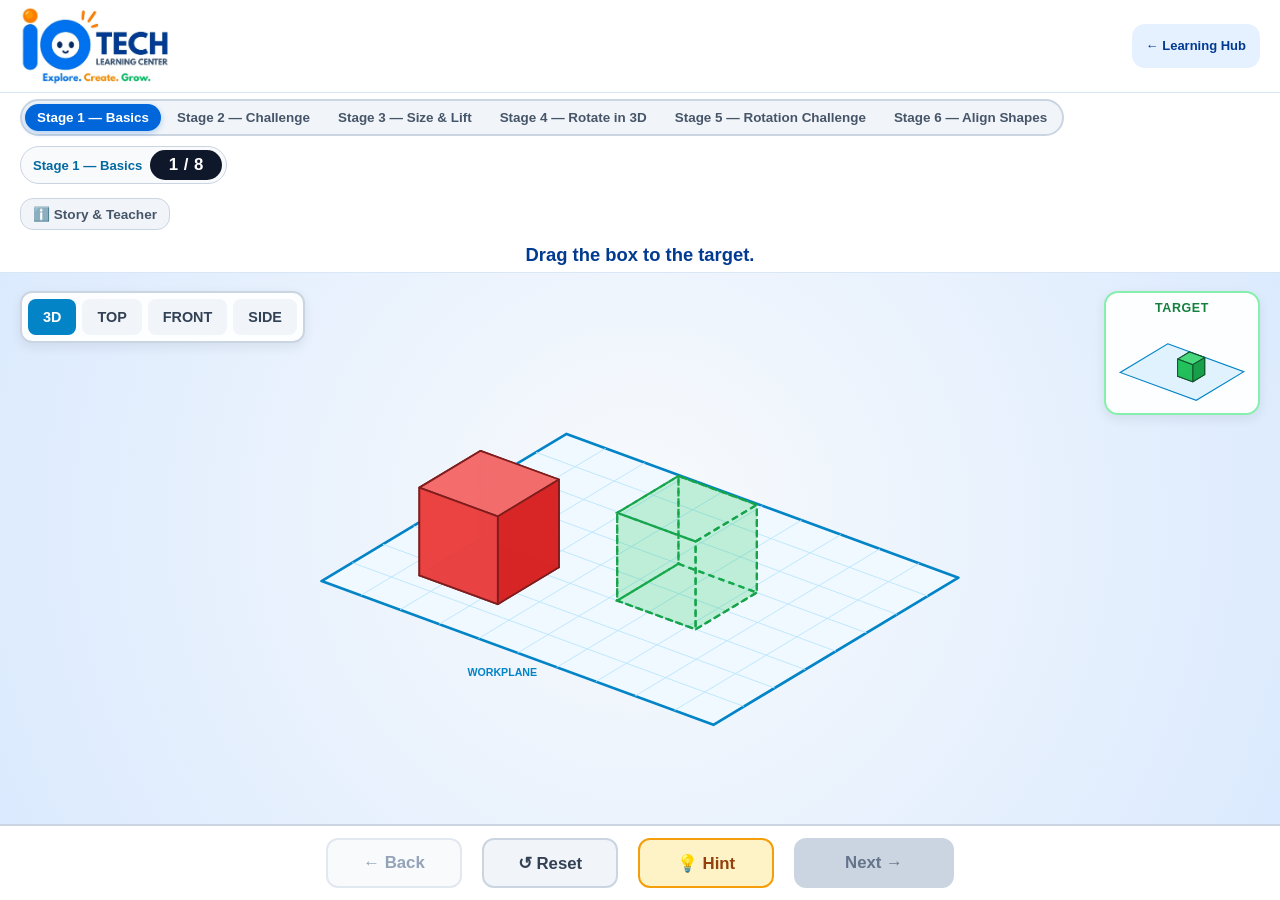
<file: index.html>
<!DOCTYPE html>
<html lang="en">
<head>
  <meta charset="UTF-8" />
  <meta name="viewport" content="width=device-width, initial-scale=1.0" />
  <title>Builder Island</title>
  <link rel="icon" type="image/png" href="./assets/io-tech-center-logo.png" />
  <link rel="stylesheet" href="./styles.css" />
  <link rel="stylesheet" href="./brand.css" />
</head>
<body>
  <div class="app-shell">
    <header class="lab-header">
      <a class="brand" href="./index.html" aria-label="Builder Island home">
        <img class="brand-logo" src="./assets/io-tech-center-logo.png" width="1383" height="742" alt="io Tech Learning Center — Explore. Create. Grow." decoding="async">
      </a>
      <div class="header-actions">
        <a class="hub-link" href="../io-tech-learning-hub/">← Learning Hub</a>
      </div>
    </header>

    <!-- Top Bar: Stage Selector + Current Stage Name + Progress (1 / 8) + Short Instruction -->
    <header class="top-bar">
      <div class="top-left-group">
        <div class="stage-switcher" role="group" aria-label="Stage Selection">
          <button type="button" class="stage-pill active" id="btn-stage-1" data-stage="1">
            Stage 1 — Basics
          </button>
          <button type="button" class="stage-pill" id="btn-stage-2" data-stage="2">
            Stage 2 — Challenge
          </button>
          <button type="button" class="stage-pill" id="btn-stage-3" data-stage="3">Stage 3 — Size &amp; Lift</button>
          <button type="button" class="stage-pill" id="btn-stage-4" data-stage="4">Stage 4 — Rotate in 3D</button>
          <button type="button" class="stage-pill" id="btn-stage-5" data-stage="5">Stage 5 — Rotation Challenge</button>
          <button type="button" class="stage-pill" id="btn-stage-6" data-stage="6">Stage 6 — Align Shapes</button>
        </div>
        <div class="stage-status-chip">
          <span class="current-stage-label" id="current-stage-name">Stage 1 — Basics</span>
          <span class="progress-badge" id="step-progress" aria-label="Progress">1 / 8</span>
        </div>
      </div>

      <h1 class="short-instruction" id="step-instruction">Drag the box to the target.</h1>

      <button type="button" class="info-corner-btn" id="btn-open-info" title="Story &amp; Teacher Info">
        ℹ️ Story &amp; Teacher
      </button>
    </header>

    <section id="align-toolbar" class="align-toolbar hidden" aria-label="Align tools">
      <div class="align-actions"><button type="button" id="btn-multiple" aria-pressed="false">Select Multiple</button><button type="button" id="btn-align">Align</button><button type="button" id="btn-exit-align">Exit Align</button><button type="button" id="btn-undo-align">Undo Align</button><button type="button" id="btn-align-help">?</button></div>
      <div id="align-selection" class="align-selection"></div>
      <span id="align-required-reference"></span><span id="align-status" role="status" aria-live="polite"></span>
    </section>
    <!-- Storage Warning (only visible if browser storage is blocked) -->
    <div class="storage-toast hidden" id="storage-warning-banner" role="alert">
      Practice mode only — progress won’t save after refresh.
    </div>

    <!-- Single Large 3D Interactive Workspace -->
    <main class="stage-container">
      <svg
        id="workspace-3d"
        viewBox="0 0 1000 620"
        class="workspace-svg"
        role="application"
        aria-label="3D Interactive Workspace"
      >
        <!-- Rendered dynamically by src/app.js -->
      </svg>

      <!-- Interactive ViewCube Overlay inside the 3D Workspace (View Different Faces) -->
      <div class="viewcube-widget" aria-label="View Faces">
        <button type="button" class="cube-face-btn active" data-view="ISO" id="view-btn-iso">3D</button>
        <button type="button" class="cube-face-btn" data-view="TOP" id="view-btn-top">TOP</button>
        <button type="button" class="cube-face-btn" data-view="FRONT" id="view-btn-front">FRONT</button>
        <button type="button" class="cube-face-btn" data-view="SIDE" id="view-btn-side">SIDE</button>
      </div>

      <div id="turn-toolbar" class="turn-toolbar hidden"><span>Fixed view · FRONT = +Y</span><button type="button" id="btn-turn-help">Three Ways to Turn</button></div>
      <!-- Small Target Outline / Schematic Thumbnail -->
      <div class="target-preview-card" aria-label="Target Preview">
        <span class="target-preview-label">Target</span>
        <svg id="target-mini-svg" viewBox="0 0 140 100" class="target-mini-svg" aria-hidden="true"></svg>
      </div>

      <!-- Ultra-short visual hint pill (hidden unless Hint is clicked) -->
      <div class="hint-toast hidden" id="hint-toast" role="status"></div>
    </main>

    <section id="align-compact-controls" class="align-compact-controls hidden" aria-label="Alignment directions"></section>

    <!-- Bottom Control Bar: Back, Reset, Hint, Next -->
    <footer class="bottom-bar">
      <button type="button" class="ctrl-btn btn-prev" id="btn-prev" disabled>
        ← Back
      </button>
      <button type="button" class="ctrl-btn btn-reset" id="btn-reset">
        ↺ Reset
      </button>
      <button type="button" class="ctrl-btn btn-hint" id="btn-hint">
        💡 Hint
      </button>
      <button type="button" class="ctrl-btn btn-next" id="btn-next" disabled>
        Next →
      </button>
    </footer>
  </div>

  <!-- Stage Selection Modal (accessible from Completion screen) -->
  <div class="modal-backdrop hidden" id="modal-align-intro" role="dialog" aria-modal="true" aria-labelledby="align-intro-title"><div class="modal-card"><h2 id="align-intro-title">Align Shapes</h2><p>Align moves shapes into line.</p><p>It does not resize or rotate them.</p><p>Choose a reference. The reference stays still.</p><p>Click a dot to align an edge or a center.</p><p>● Align = position · ■ Resize = size</p><button type="button" id="btn-close-align-intro" class="ctrl-btn">Let's Align</button></div></div>
  <div class="modal-backdrop hidden" id="modal-stages" role="dialog" aria-modal="true" aria-labelledby="modal-stages-title">
    <div class="modal-card modal-stages-card">
      <div class="modal-header">
        <h2 id="modal-stages-title">Choose a Stage</h2>
        <button type="button" class="modal-close-btn" id="btn-close-stages" aria-label="Close">✕</button>
      </div>
      <div class="modal-body">
        <p>Pick any stage to practice. Your progress is saved separately for each stage.</p>
        <div class="stage-select-grid">
          <button type="button" class="stage-select-card" id="card-select-stage-1" data-stage="1">
            <span class="stage-card-title">Stage 1 — Basics</span>
            <span class="stage-card-desc">8 single-action steps: Move, Stretch, Height, Views, Turn 90°, and Lift.</span>
            <span class="stage-card-progress" id="stage-1-progress-summary">8 steps</span>
          </button>
          <button type="button" class="stage-select-card" id="card-select-stage-2" data-stage="2">
            <span class="stage-card-title">Stage 2 — Challenge</span>
            <span class="stage-card-desc">8 spatial challenges: Turn &amp; Move, Direction Arrows, and Multi-Block Shapes.</span>
            <span class="stage-card-progress" id="stage-2-progress-summary">8 steps</span>
          </button>
          <button type="button" class="stage-select-card" id="card-select-stage-3" data-stage="3">
            <span class="stage-card-title">Stage 3 — Size &amp; Lift</span>
            <span class="stage-card-desc">8 tasks: proportional size, length, width, and height above the ground.</span>
            <span class="stage-card-progress" id="stage-3-progress-summary">8 steps</span>
          </button>
          <button type="button" class="stage-select-card" id="card-select-stage-4" data-stage="4">
            <span class="stage-card-title">Stage 4 — Rotate in 3D</span><span class="stage-card-desc">8 tasks: Spin, Tip Forward / Back, and Tip Sideways.</span><span class="stage-card-progress" id="stage-4-progress-summary">8 steps</span>
          </button>
          <button type="button" class="stage-select-card" id="card-select-stage-5" data-stage="5">
            <span class="stage-card-title">Stage 5 — Rotation Challenge</span><span class="stage-card-desc">12 targets. Choose among all three rotation arrows.</span><span class="stage-card-progress" id="stage-5-progress-summary">12 steps</span>
          </button>
          <button type="button" class="stage-select-card" id="card-select-stage-6" data-stage="6"><span class="stage-card-title">Stage 6 — Align Shapes</span><span class="stage-card-desc">9 tasks: align edges and centers in three directions.</span><span class="stage-card-progress" id="stage-6-progress-summary">9 steps</span></button>
        </div>
      </div>
    </div>
  </div>

  <div class="modal-backdrop hidden" id="modal-turn-intro" role="dialog" aria-modal="true" aria-labelledby="turn-intro-title">
    <div class="modal-card turn-intro-card">
      <div class="modal-header"><h2 id="turn-intro-title">Three Ways to Turn</h2><button type="button" id="btn-close-turn-intro" class="modal-close-btn" aria-label="Close rotation introduction">✕</button></div>
      <div class="turn-intro-diagrams">
        <div><svg viewBox="0 0 100 80" aria-hidden="true"><path d="M50 60V10M25 45L50 30L75 45L50 60Z" fill="#ddd6fe" stroke="#7c3aed" stroke-width="3"/><path d="M20 60C-5 35 95 35 80 60L80 45M80 60L65 57" fill="none" stroke="#0f172a" stroke-width="3"/></svg><p>Spin: turn on the workplane.</p></div>
        <div><svg viewBox="0 0 100 80" aria-hidden="true"><path d="M10 45H90M35 20L65 30L65 65L35 55Z" fill="#fed7aa" stroke="#b45309" stroke-width="3"/><path d="M20 15C70 -5 90 75 55 75L65 65M55 75L70 78" fill="none" stroke="#0f172a" stroke-width="3"/></svg><p>Tip forward or back.</p></div>
        <div><svg viewBox="0 0 100 80" aria-hidden="true"><path d="M20 65L80 15M30 25H65V60H30Z" fill="#bae6fd" stroke="#0369a1" stroke-width="3"/><path d="M15 35C25 -5 95 15 85 55L78 43M85 55L96 46" fill="none" stroke="#0f172a" stroke-width="3"/></svg><p>Tip from side to side.</p></div>
      </div>
      <p><strong>Choose a curved arrow. Hold and drag.</strong></p>
      <p>▲ Black triangle = lift the whole block.<br>↻ Curved arrows = rotate the block.</p>
      <button type="button" id="btn-start-turn" class="ctrl-btn btn-next">Let’s Turn</button>
    </div>
  </div>
  <!-- Separate Story & Teacher Info Modal -->
  <div class="modal-backdrop hidden" id="modal-info" role="dialog" aria-modal="true" aria-labelledby="modal-info-title">
    <div class="modal-card">
      <div class="modal-header">
        <h2 id="modal-info-title">Builder Island — Story &amp; Teacher Guide</h2>
        <button type="button" class="modal-close-btn" id="btn-close-info" aria-label="Close">✕</button>
      </div>
      <div class="modal-body">
        <p class="practice-badge">Practice model — not the Tinkercad editor.</p>
        <h3>Island Story</h3>
        <p id="story-text">
          “A little robot has arrived on Builder Island. It has no home yet! Help it build a safe base, a doorway, and a welcome sign.”
        </p>
        <h3>Try It in Tinkercad (Student Self-Check)</h3>
        <p>
          In your teacher’s prepared Tinkercad workspace, place a <strong>Box</strong> and resize it to <strong>40 × 30 × 4 mm</strong>.
          (Self-check only — this site never connects to Tinkercad or collects accounts.)
        </p>
        <ul class="self-check-list">
          <li><label><input type="checkbox" class="tinkercad-check" data-check="box" /> Dragged 1 Box onto the Tinkercad Workplane</label></li>
          <li><label><input type="checkbox" class="tinkercad-check" data-check="size" /> Changed dimensions to 40 × 30 × 4 mm</label></li>
          <li><label><input type="checkbox" class="tinkercad-check" data-check="flat" /> Checked TOP and FRONT views (sits flat at Z = 0)</label></li>
        </ul>
        <details class="teacher-notes-details">
          <summary>Teacher Notes &amp; Optional Real Screenshot Checklist</summary>
          <p>
            This site uses original interactive 3D SVGs and does not impersonate the Tinkercad UI. If you prepare printed classroom cards, you can capture these 3 real Tinkercad screenshots:
          </p>
          <ol class="teacher-shot-list">
            <li>Basic Shapes panel showing the red <strong>Box</strong> tool.</li>
            <li>A Box on the Workplane with white resize squares and <code>40 × 30 × 4 mm</code> labels.</li>
            <li>The top-left <strong>ViewCube</strong> showing <code>TOP</code> and <code>FRONT</code> faces.</li>
          </ol>
        </details>
      </div>
    </div>
  </div>

  <!-- Completion Modal after Step 8 -->
  <div class="modal-backdrop hidden" id="modal-complete" role="dialog" aria-modal="true" aria-labelledby="modal-complete-title">
    <div class="modal-card modal-complete-card">
      <div class="modal-header">
        <h2 id="modal-complete-title">🎉 Safe Robot Base Complete!</h2>
        <button type="button" class="modal-close-btn" id="btn-close-complete" aria-label="Close">✕</button>
      </div>
      <div class="modal-body">
        <p class="practice-badge">Practice model — not the Tinkercad editor.</p>
        <p id="modal-complete-desc">
          You mastered all 8 spatial 3D steps and built Little Bot’s <strong>40 × 30 × 4 mm</strong> Safe Base!
        </p>

        <h3 id="modal-complete-skills-heading">Review My Skills (8 / 8)</h3>
        <div class="skills-grid" id="skills-review-grid">
          <span class="skill-chip">✓ 1. Drag to Move</span>
          <span class="skill-chip">✓ 2. Stretch Length</span>
          <span class="skill-chip">✓ 3. Push Height (4 mm)</span>
          <span class="skill-chip">✓ 4. Look TOP View</span>
          <span class="skill-chip">✓ 5. Rotate 90°</span>
          <span class="skill-chip">✓ 6. Look FRONT View</span>
          <span class="skill-chip">✓ 7. Lift Cone (Z)</span>
          <span class="skill-chip">✓ 8. Pull Width (40×30×4)</span>
        </div>

        <h3>Try It in Tinkercad (Student Self-Check)</h3>
        <p>
          Open your teacher’s prepared Tinkercad environment and build your real model (self-check only):
        </p>
        <ul class="self-check-list">
          <li><label><input type="checkbox" class="tinkercad-check" data-check="box" /> Place <strong>Box</strong> shapes on the Workplane</label></li>
          <li><label><input type="checkbox" class="tinkercad-check" data-check="size" /> Match position, size, and rotation</label></li>
          <li><label><input type="checkbox" class="tinkercad-check" data-check="flat" /> Check <strong>TOP</strong> and <strong>FRONT</strong> views</label></li>
        </ul>

        <div class="complete-actions">
          <button type="button" class="ctrl-btn btn-stage-select" id="btn-stage-select">
            🗺️ Choose Stage
          </button>
          <button type="button" class="ctrl-btn btn-free-design" id="btn-change-design">
            🛠️ Change My Design
          </button>
          <button type="button" class="ctrl-btn btn-replay-all" id="btn-replay-all">
            ↺ Replay 1 / 8
          </button>
        </div>
      </div>
    </div>
  </div>

  <script type="module" src="./src/app.js"></script>
</body>
</html>
</file>
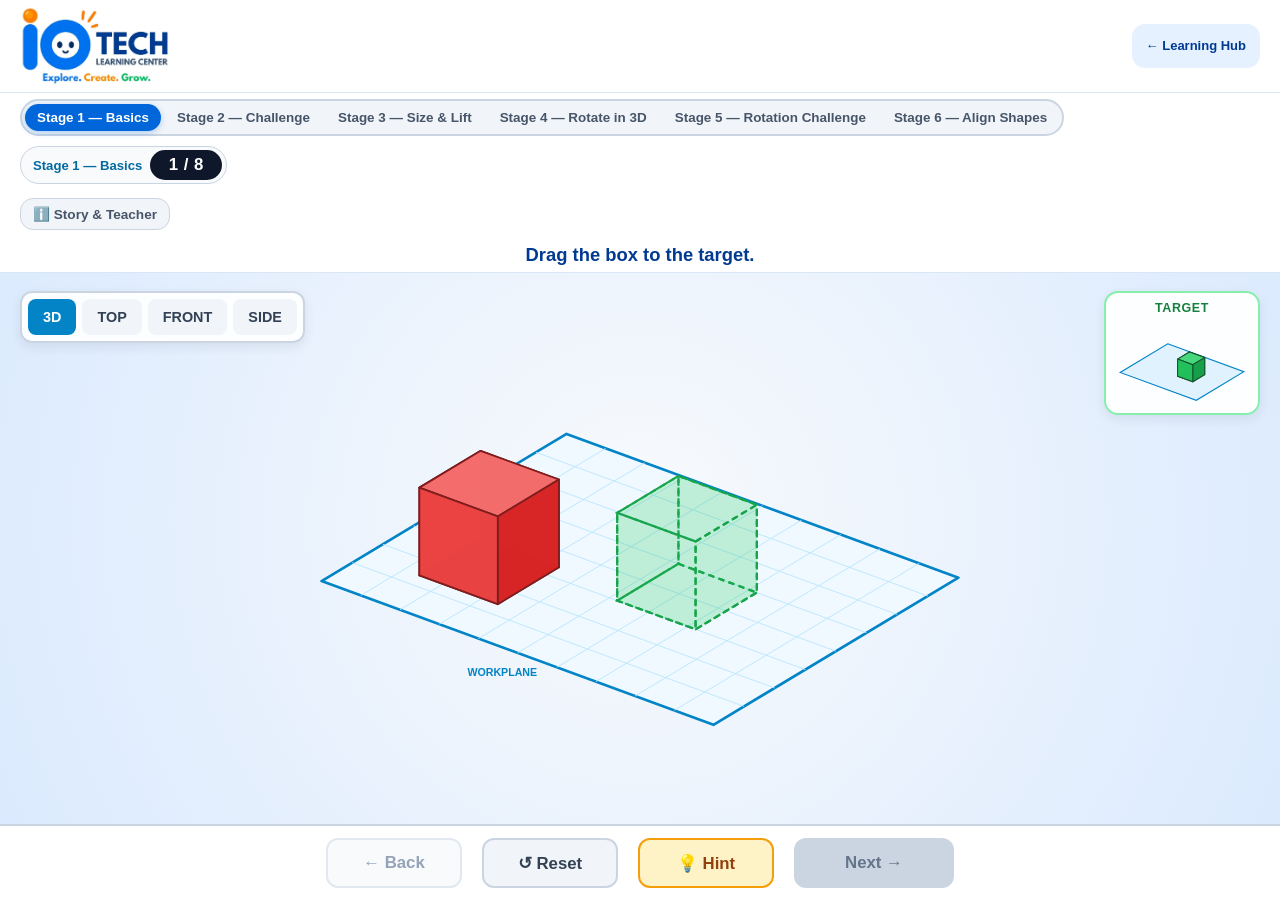
<file: Builder-Island-Student.html>
<!DOCTYPE html>
<html lang="en">
<head>
  <meta charset="UTF-8" />
  <meta name="viewport" content="width=device-width, initial-scale=1.0" />
  <title>Builder Island</title>
  <link rel="icon" type="image/png" href="./assets/io-tech-center-logo.png" />
  <style>
:root {
  --bg-sky: #e0f2fe;
  --bg-bar: #ffffff;
  --text-dark: #0f172a;
  --primary: #0284c7;
  --success: #16a34a;
  --hint-amber: #f59e0b;
  --border-light: #cbd5e1;
}

*,
*::before,
*::after {
  box-sizing: border-box;
}

html,
body {
  margin: 0;
  padding: 0;
  width: 100%;
  height: 100%;
  overflow: hidden;
  font-family: -apple-system, BlinkMacSystemFont, "Segoe UI", Roboto, Helvetica, Arial, sans-serif;
  background: var(--bg-sky);
  color: var(--text-dark);
  user-select: none;
}

.hidden {
  display: none !important;
}

.app-shell {
  display: flex;
  flex-direction: column;
  width: 100vw;
  height: 100vh;
}

/* 1 & 2. Top Bar: Stage Selector + Stage Name + Progress (1 / 8) + Short Instruction */
.top-bar {
  min-height: 70px;
  background: var(--bg-bar);
  border-bottom: 2px solid var(--border-light);
  padding: 6px 20px;
  display: flex;
  align-items: center;
  justify-content: space-between;
  gap: 14px;
  flex-shrink: 0;
}

.top-left-group {
  display: flex;
  align-items: center;
  gap: 10px;
  flex-shrink: 0;
}

.stage-switcher {
  display: inline-flex;
  background: #f1f5f9;
  border: 2px solid #cbd5e1;
  border-radius: 999px;
  padding: 3px;
  gap: 4px;
}

.stage-pill {
  background: transparent;
  border: none;
  border-radius: 999px;
  padding: 6px 12px;
  font-size: 0.84rem;
  font-weight: 800;
  color: #475569;
  cursor: pointer;
  transition: all 0.14s ease;
  white-space: nowrap;
}

.stage-pill:hover {
  color: #0f172a;
  background: #e2e8f0;
}

.stage-pill.active {
  background: var(--primary);
  color: #ffffff;
  box-shadow: 0 2px 6px rgba(2, 132, 199, 0.28);
}

.stage-status-chip {
  display: inline-flex;
  align-items: center;
  gap: 8px;
  background: #f8fafc;
  border: 1.5px solid #cbd5e1;
  border-radius: 999px;
  padding: 3px 4px 3px 12px;
}

.current-stage-label {
  font-size: 0.82rem;
  font-weight: 800;
  color: #0369a1;
  white-space: nowrap;
}

.progress-badge {
  background: #0f172a;
  color: #ffffff;
  font-size: 1.05rem;
  font-weight: 800;
  padding: 5px 14px;
  border-radius: 999px;
  letter-spacing: 0.5px;
  min-width: 72px;
  text-align: center;
  white-space: nowrap;
}

.short-instruction {
  margin: 0;
  font-size: 1.45rem;
  font-weight: 800;
  color: #0f172a;
  text-align: center;
  flex: 1;
}

.info-corner-btn {
  background: #f1f5f9;
  border: 1px solid #cbd5e1;
  color: #475569;
  font-size: 0.85rem;
  font-weight: 600;
  padding: 7px 12px;
  border-radius: 999px;
  cursor: pointer;
  white-space: nowrap;
}

.info-corner-btn:hover {
  background: #e2e8f0;
  color: #0f172a;
}

.storage-toast {
  background: #fef3c7;
  color: #92400e;
  text-align: center;
  padding: 4px 12px;
  font-size: 0.82rem;
  font-weight: 700;
}

/* 3. Single Large 3D Interactive Workspace */
.stage-container {
  position: relative;
  flex: 1;
  width: 100%;
  background: radial-gradient(circle at 50% 45%, #f8fafc 0%, #dbeafe 100%);
  overflow: hidden;
  display: flex;
  align-items: center;
  justify-content: center;
}

.workspace-svg {
  width: 100%;
  height: 100%;
  display: block;
  touch-action: none;
}

/* ViewCube Face Switcher inside 3D Workspace */
.viewcube-widget {
  position: absolute;
  top: 18px;
  left: 20px;
  display: flex;
  gap: 6px;
  background: rgba(255, 255, 255, 0.92);
  padding: 6px;
  border-radius: 12px;
  border: 2px solid #cbd5e1;
  box-shadow: 0 4px 12px rgba(15, 23, 42, 0.08);
}

.cube-face-btn {
  background: #f1f5f9;
  border: 2px solid transparent;
  border-radius: 8px;
  padding: 8px 13px;
  font-size: 0.9rem;
  font-weight: 800;
  color: #334155;
  cursor: pointer;
  transition: all 0.12s ease;
}

.cube-face-btn:hover {
  background: #e2e8f0;
}

.cube-face-btn.active {
  background: var(--primary);
  color: #ffffff;
}

.cube-face-btn.hint-pulse {
  border-color: var(--hint-amber);
  box-shadow: 0 0 0 4px rgba(245, 158, 11, 0.35);
  animation: pulseRing 1s infinite alternate;
}

/* 4. Small Target Outline / Schematic Thumbnail */
.target-preview-card {
  position: absolute;
  top: 18px;
  right: 20px;
  width: 156px;
  background: rgba(255, 255, 255, 0.94);
  border: 2px solid #86efac;
  border-radius: 14px;
  padding: 8px 10px 6px;
  box-shadow: 0 4px 12px rgba(15, 23, 42, 0.08);
  display: flex;
  flex-direction: column;
  align-items: center;
  pointer-events: none;
}

.target-preview-label {
  font-size: 0.78rem;
  font-weight: 800;
  text-transform: uppercase;
  color: #15803d;
  letter-spacing: 0.6px;
}

.target-mini-svg {
  width: 136px;
  height: 92px;
  display: block;
}

/* Visual Hint Toast */
.hint-toast {
  position: absolute;
  bottom: 20px;
  left: 50%;
  transform: translateX(-50%);
  background: #fffbeb;
  border: 2px solid var(--hint-amber);
  color: #92400e;
  font-size: 1.05rem;
  font-weight: 800;
  padding: 8px 20px;
  border-radius: 999px;
  box-shadow: 0 6px 16px rgba(15, 23, 42, 0.12);
  pointer-events: none;
}

/* 5. Bottom Bar: Back, Reset, Hint, Next */
.bottom-bar {
  height: 76px;
  background: var(--bg-bar);
  border-top: 2px solid var(--border-light);
  padding: 0 28px;
  display: flex;
  align-items: center;
  justify-content: center;
  gap: 20px;
  flex-shrink: 0;
}

.ctrl-btn {
  min-width: 136px;
  height: 50px;
  border-radius: 12px;
  border: 2px solid transparent;
  font-family: inherit;
  font-size: 1.05rem;
  font-weight: 800;
  cursor: pointer;
  transition: transform 0.1s ease, background 0.15s ease, opacity 0.15s ease;
}

.ctrl-btn:active:not(:disabled) {
  transform: scale(0.97);
}

.btn-prev {
  background: #f1f5f9;
  border-color: #cbd5e1;
  color: #334155;
}

.btn-prev:hover:not(:disabled) {
  background: #e2e8f0;
}

.btn-prev:disabled {
  background: #f8fafc;
  border-color: #e2e8f0;
  color: #94a3b8;
  cursor: not-allowed;
}

.btn-reset {
  background: #f1f5f9;
  border-color: #cbd5e1;
  color: #334155;
}

.btn-reset:hover {
  background: #e2e8f0;
}

.btn-hint {
  background: #fef3c7;
  border-color: #f59e0b;
  color: #92400e;
}

.btn-hint:hover {
  background: #fde68a;
}

.btn-next {
  background: var(--success);
  color: #ffffff;
  min-width: 160px;
}

.btn-next:disabled {
  background: #cbd5e1;
  color: #64748b;
  cursor: not-allowed;
}

.btn-next:not(:disabled) {
  box-shadow: 0 4px 14px rgba(22, 163, 74, 0.35);
  animation: pulseRing 0.9s infinite alternate;
}

@keyframes pulseRing {
  from {
    transform: scale(1);
  }
  to {
    transform: scale(1.05);
  }
}

/* Modals */
.modal-backdrop {
  position: fixed;
  inset: 0;
  background: rgba(15, 23, 42, 0.55);
  display: flex;
  align-items: center;
  justify-content: center;
  padding: 16px;
  z-index: 200;
}

.modal-card {
  background: #ffffff;
  border-radius: 16px;
  max-width: 520px;
  width: 100%;
  padding: 20px;
  box-shadow: 0 20px 40px rgba(15, 23, 42, 0.25);
  user-select: text;
}

.modal-header {
  display: flex;
  justify-content: space-between;
  align-items: center;
  margin-bottom: 12px;
}

.modal-header h2 {
  margin: 0;
  font-size: 1.2rem;
}

.modal-close-btn {
  background: transparent;
  border: none;
  font-size: 1.25rem;
  cursor: pointer;
}

.practice-badge {
  display: inline-block;
  background: #fef08a;
  color: #854d0e;
  font-weight: 800;
  font-size: 0.82rem;
  padding: 4px 10px;
  border-radius: 999px;
  margin: 0 0 10px;
}

.modal-body h3 {
  margin: 12px 0 4px;
  font-size: 1rem;
}

.modal-body p {
  margin: 0 0 8px;
  font-size: 0.92rem;
  color: #334155;
  line-height: 1.45;
}

.modal-complete-card {
  max-width: 600px;
}

.modal-stages-card {
  max-width: 540px;
}

.stage-select-grid {
  display: grid;
  grid-template-columns: 1fr 1fr;
  gap: 12px;
  margin-top: 12px;
}

.stage-select-card {
  display: flex;
  flex-direction: column;
  align-items: flex-start;
  text-align: left;
  gap: 8px;
  padding: 16px;
  border-radius: 14px;
  border: 2px solid #cbd5e1;
  background: #f8fafc;
  cursor: pointer;
  transition: all 0.15s ease;
  font-family: inherit;
}

.stage-select-card:hover {
  border-color: var(--primary);
  background: #f0f9ff;
}

.stage-select-card.active {
  border-color: var(--primary);
  background: #e0f2fe;
}

.stage-card-title {
  font-size: 1.05rem;
  font-weight: 800;
  color: #0f172a;
}

.stage-card-desc {
  font-size: 0.84rem;
  color: #475569;
  line-height: 1.4;
}

.stage-card-progress {
  font-size: 0.8rem;
  font-weight: 800;
  color: #0284c7;
  background: #ffffff;
  border: 1px solid #bae6fd;
  padding: 3px 10px;
  border-radius: 999px;
}

.skills-grid {
  display: grid;
  grid-template-columns: repeat(2, 1fr);
  gap: 6px;
  margin: 6px 0 12px;
}

.skill-chip {
  background: #dcfce7;
  color: #166534;
  border: 1px solid #86efac;
  border-radius: 8px;
  padding: 5px 10px;
  font-size: 0.84rem;
  font-weight: 700;
}

.self-check-list {
  list-style: none;
  padding: 0;
  margin: 6px 0 12px;
  display: flex;
  flex-direction: column;
  gap: 6px;
}

.self-check-list li label {
  display: flex;
  align-items: center;
  gap: 8px;
  background: #f8fafc;
  border: 1px solid #e2e8f0;
  border-radius: 8px;
  padding: 6px 10px;
  font-size: 0.88rem;
  font-weight: 600;
  color: #0f172a;
  cursor: pointer;
}

.teacher-notes-details {
  margin-top: 10px;
  background: #f8fafc;
  border: 1px solid #cbd5e1;
  border-radius: 10px;
  padding: 8px 12px;
  font-size: 0.86rem;
}

.teacher-notes-details summary {
  font-weight: 700;
  cursor: pointer;
  color: #334155;
}

.teacher-shot-list {
  margin: 6px 0 0;
  padding-left: 20px;
  color: #334155;
}

.complete-actions {
  display: flex;
  gap: 10px;
  margin-top: 14px;
}

.btn-stage-select {
  flex: 1;
  background: #0f172a;
  color: #ffffff;
  min-width: 120px;
}

.btn-stage-select:hover {
  background: #1e293b;
}

.btn-free-design {
  flex: 1;
  background: var(--primary);
  color: #ffffff;
  min-width: 120px;
}

.btn-free-design:hover {
  background: #0369a1;
}

.btn-replay-all {
  flex: 1;
  background: #f1f5f9;
  border-color: #cbd5e1;
  color: #0f172a;
  min-width: 120px;
}

.btn-replay-all:hover {
  background: #e2e8f0;
}

/* Tablet & Mobile Responsive Adjustments */
@media (max-width: 960px) {
  .top-bar {
    flex-wrap: wrap;
    padding: 8px 12px;
  }
  .short-instruction {
    font-size: 1.15rem;
    order: 3;
    flex-basis: 100%;
  }
  .target-preview-card {
    width: 128px;
  }
  .ctrl-btn {
    min-width: 104px;
    font-size: 0.96rem;
  }
  .stage-select-grid {
    grid-template-columns: 1fr;
  }
}

/* Three stage choices wrap without narrowing the workspace on small screens. */
.stage-switcher { flex-wrap: wrap; }
@media (max-width: 600px) {
  .stage-pill { font-size: 11px; padding: 6px 8px; }
  .top-left-group { min-width: 0; }
}

@media (max-width: 600px) {
  .top-bar { gap: 8px; }
  .top-left-group { width: 100%; flex-shrink: 1; flex-wrap: wrap; }
  .stage-switcher { width: 100%; justify-content: center; border-radius: 16px; gap: 0; }
  .stage-pill { padding: 8px 6px; }
  .stage-status-chip { margin: auto; }
  .info-corner-btn { padding: 4px 8px; font-size: 11px; }
  .short-instruction { font-size: 1rem; }
  .bottom-bar { gap: 6px; padding: 0 8px; height: 68px; }
  .ctrl-btn { min-width: 0; flex: 1; font-size: .85rem; }
  .viewcube-widget { top: 10px; left: 10px; gap: 2px; padding: 4px; }
  .cube-face-btn { padding: 7px 8px; font-size: .75rem; }
  .target-preview-card { top: 62px; right: 10px; width: 104px; padding: 5px; }
  .target-mini-svg { width: 92px; height: 66px; }
  .modal-card { max-height: 90vh; overflow-y: auto; }
}

/* Stage 4 uses a stable camera and named, patterned rotation controls. */
.turn-toolbar { position:absolute; top:16px; left:18px; display:flex; flex-direction:column; gap:6px; color:#334155; font-size:12px; }
.turn-toolbar button { border:1px solid #94a3b8; border-radius:10px; background:white; padding:9px; font-weight:700; cursor:pointer; }
.turn-intro-diagrams { display:grid; grid-template-columns:repeat(3,1fr); gap:12px; text-align:center; }
.turn-intro-diagrams svg { width:100%; height:90px; }
.turn-intro-diagrams p { font-size:14px; }
.stage-four .hint-toast { white-space:normal; max-width:90%; text-align:center; }
@media (max-width:1350px) and (min-width:601px) {
  .top-bar { flex-wrap:wrap; }
  .top-left-group { flex-wrap:wrap; flex-shrink:1; }
  .short-instruction { order:3; flex-basis:100%; font-size:1.15rem; }
}
@media (max-width:600px) {
  .stage-switcher { display:grid; grid-template-columns:repeat(2,1fr); }
  .stage-four .target-preview-card { top:8px; }
  .turn-toolbar { top:12px; left:10px; max-width:180px; }
  .turn-intro-diagrams { gap:6px; }
}

/* Stage 6 keeps selection tools outside the projected click-control diagram. */
.align-toolbar { flex-shrink:0; background:#fff; padding:6px 12px; display:flex; flex-wrap:wrap; gap:6px 12px; align-items:center; border-bottom:1px solid #cbd5e1; font-size:12px; }
.align-actions,.align-selection { display:flex; gap:5px; flex-wrap:wrap; }
.align-toolbar button { min-height:44px; padding:6px 10px; border:1px solid #94a3b8; border-radius:8px; background:#f8fafc; font-weight:700; color:#0f172a; cursor:pointer; }
.align-toolbar button[aria-pressed="true"] { background:#dbeafe; border:2px solid #0369a1; }
.align-toolbar button:disabled { opacity:.45; cursor:default; }
#align-status { flex-basis:100%; min-height:15px; }
.stage-six .hint-toast { white-space:normal; max-width:94%; text-align:center; top:8px; bottom:auto; }
.stage-six .target-preview-card { width:104px; padding:4px; top:5px; right:6px; }
.stage-six .target-mini-svg { width:92px; height:66px; }
.align-dot:focus .align-hit { stroke:#0284c7; stroke-width:5; }
@media(max-width:600px){
 .stage-six .align-toolbar { padding:4px 8px; gap:4px; font-size:11px; }
 .stage-six .align-toolbar button { padding:4px 7px; font-size:11px; }
 .stage-six .align-actions { width:100%; }
 .stage-six #align-required-reference { font-weight:700; }
 .stage-six .target-preview-card { width:80px; }
 .stage-six .target-mini-svg { width:68px; height:48px; }
}

/* Stage 6 short-window fallback: identical axis/mode targets in separated groups.
   Neither touch targets nor model geometry are scaled to hide collisions. */
.align-compact-controls { flex-shrink:0; display:grid; gap:6px; padding:6px 8px; background:#fff; border-top:1px solid #cbd5e1; }
.align-control-group { display:grid; grid-template-columns:minmax(70px,.9fr) repeat(3,minmax(44px,1fr)); align-items:center; gap:6px; }
.align-group-title { font-size:12px; font-weight:800; color:#334155; }
.align-compact-controls .align-dot { min-width:0; }
.align-compact-controls .align-hit { width:100%; min-height:44px; border:1px solid #94a3b8; border-radius:8px; background:#f8fafc; color:#0f172a; font-size:12px; font-weight:700; display:flex; align-items:center; justify-content:center; gap:5px; padding:4px; cursor:pointer; touch-action:manipulation; }
.align-compact-controls .align-hit:disabled { opacity:.4; cursor:default; }
.align-compact-controls .align-hit:focus-visible { outline:3px solid #0284c7; outline-offset:-3px; }
.align-circle { font-size:16px; line-height:1; color:#111827; pointer-events:none; }
.align-compact .top-bar { display:grid; grid-template-columns:minmax(0,1fr) auto; padding:4px 8px; gap:4px; }
.align-compact .top-left-group { grid-column:1; grid-row:1; width:100%; min-width:0; flex-wrap:nowrap; flex-shrink:1; gap:6px; }
.align-compact .stage-switcher { display:flex; flex-wrap:nowrap; overflow-x:auto; max-width:calc(100vw - 220px); border-radius:10px; scrollbar-width:thin; flex-shrink:1; justify-content:flex-start; }
.align-compact .stage-pill { flex:0 0 auto; min-height:44px; padding:6px 8px; font-size:12px; }
.align-compact .stage-status-chip { flex-shrink:0; margin:0; padding:2px; }
.align-compact .current-stage-label { display:none; }
.align-compact .progress-badge { font-size:14px; padding:4px 8px; min-width:64px; }
.align-compact .short-instruction { grid-column:1/-1; grid-row:2; order:0; font-size:14px; line-height:18px; }
.align-compact .info-corner-btn { grid-column:2; grid-row:1; font-size:11px; padding:4px 6px; }
.align-compact .align-toolbar { padding:4px 8px; gap:4px 8px; font-size:11px; }
.align-compact .align-toolbar button { font-size:11px; padding:4px 7px; }
.align-compact .align-actions { width:auto; }
.align-compact #align-status { min-height:14px; line-height:14px; }
.align-compact .stage-container { min-height:0; }
.align-compact .bottom-bar { flex-shrink:0; height:56px; padding:4px 8px; gap:6px; }
.align-compact .bottom-bar .ctrl-btn { min-width:0; flex:1; font-size:13px; padding:8px; }
.align-compact .modal-card { max-height:calc(100vh - 24px); overflow-y:auto; }
@media(min-width:700px){
 .align-compact-controls { grid-template-columns:repeat(3,minmax(0,1fr)); }
 .align-compact-controls .align-control-group { grid-template-columns:repeat(3,minmax(44px,1fr)); gap:4px; }
 .align-compact-controls .align-group-title { grid-column:1/-1; }
}

/* io TECH brand styling for Builder Island */
:root {
  --brand-blue: #0072ef;
  --brand-dark-blue: #013a91;
  --brand-orange: #ff7d01;
  --brand-green: #00bd6a;
  --action: #0066da;
  --action-hover: #0056bb;
  --ink: #12345d;
  --muted: #48617d;
  --paper: #f1f7ff;
  --white: #ffffff;
  --line: #d9e6f6;
  --blue-tint: #e6f1ff;
  --orange-tint: #fff0de;
  --green-tint: #e4f8ee;
  --focus: #013a91;
  --radius-button: 13px;
  --radius-card: 22px;
  font-family: -apple-system, BlinkMacSystemFont, "Segoe UI", Roboto, Helvetica, Arial, sans-serif;
}

body {
  background: var(--paper);
}

.lab-header {
  display: flex;
  align-items: center;
  justify-content: space-between;
  padding: 6px 20px;
  background: var(--white);
  border-bottom: 1px solid var(--line);
  flex-shrink: 0;
}

.brand {
  display: block;
  width: 150px;
  max-width: 100%;
  line-height: 0;
}

.brand-logo {
  display: block;
  width: 100%;
  height: auto;
  background: var(--white);
}

.hub-link {
  display: inline-flex;
  align-items: center;
  justify-content: center;
  min-height: 44px;
  padding: 6px 14px;
  border-radius: var(--radius-button);
  font-size: 13px;
  font-weight: 650;
  line-height: 1.4;
  text-decoration: none;
  background: var(--blue-tint);
  color: var(--brand-dark-blue);
  transition: background 0.15s ease;
}

.hub-link:hover {
  background: #d4e7ff;
}

.top-bar {
  background: var(--white);
  border-bottom: 1px solid var(--line);
}

.short-instruction {
  color: var(--brand-dark-blue);
}

.stage-pill.active {
  background: var(--action);
  box-shadow: 0 2px 6px rgba(0, 102, 218, 0.28);
}

.stage-pill:hover:not(.active) {
  background: var(--blue-tint);
  color: var(--brand-dark-blue);
}

.info-corner-btn {
  border-radius: var(--radius-button);
}

.info-corner-btn:hover {
  background: var(--blue-tint);
  color: var(--brand-dark-blue);
}

button:focus-visible, a:focus-visible, select:focus-visible {
  outline: 3px solid var(--focus);
  outline-offset: 2px;
}

@media (max-width: 760px) {
  .lab-header {
    padding: 6px 12px;
  }
  .brand {
    width: 132px;
  }
  .hub-link {
    min-height: 44px;
    padding: 6px 10px;
    font-size: 12px;
  }
  .top-bar {
    padding: 6px 10px;
    gap: 8px;
    min-height: auto;
  }
  .short-instruction {
    font-size: 1.15rem;
  }
}
</style>
</head>
<body>
  <div class="app-shell">
    <header class="lab-header">
      <a class="brand" href="./index.html" aria-label="Builder Island home">
        <img class="brand-logo" src="./assets/io-tech-center-logo.png" width="1383" height="742" alt="io Tech Learning Center — Explore. Create. Grow." decoding="async">
      </a>
      <div class="header-actions">
        <a class="hub-link" href="../io-tech-learning-hub/">← Learning Hub</a>
      </div>
    </header>

    <!-- Top Bar: Stage Selector + Current Stage Name + Progress (1 / 8) + Short Instruction -->
    <header class="top-bar">
      <div class="top-left-group">
        <div class="stage-switcher" role="group" aria-label="Stage Selection">
          <button type="button" class="stage-pill active" id="btn-stage-1" data-stage="1">
            Stage 1 — Basics
          </button>
          <button type="button" class="stage-pill" id="btn-stage-2" data-stage="2">
            Stage 2 — Challenge
          </button>
          <button type="button" class="stage-pill" id="btn-stage-3" data-stage="3">Stage 3 — Size &amp; Lift</button>
          <button type="button" class="stage-pill" id="btn-stage-4" data-stage="4">Stage 4 — Rotate in 3D</button>
          <button type="button" class="stage-pill" id="btn-stage-5" data-stage="5">Stage 5 — Rotation Challenge</button>
          <button type="button" class="stage-pill" id="btn-stage-6" data-stage="6">Stage 6 — Align Shapes</button>
        </div>
        <div class="stage-status-chip">
          <span class="current-stage-label" id="current-stage-name">Stage 1 — Basics</span>
          <span class="progress-badge" id="step-progress" aria-label="Progress">1 / 8</span>
        </div>
      </div>

      <h1 class="short-instruction" id="step-instruction">Drag the box to the target.</h1>

      <button type="button" class="info-corner-btn" id="btn-open-info" title="Story &amp; Teacher Info">
        ℹ️ Story &amp; Teacher
      </button>
    </header>

    <section id="align-toolbar" class="align-toolbar hidden" aria-label="Align tools">
      <div class="align-actions"><button type="button" id="btn-multiple" aria-pressed="false">Select Multiple</button><button type="button" id="btn-align">Align</button><button type="button" id="btn-exit-align">Exit Align</button><button type="button" id="btn-undo-align">Undo Align</button><button type="button" id="btn-align-help">?</button></div>
      <div id="align-selection" class="align-selection"></div>
      <span id="align-required-reference"></span><span id="align-status" role="status" aria-live="polite"></span>
    </section>
    <!-- Storage Warning (only visible if browser storage is blocked) -->
    <div class="storage-toast hidden" id="storage-warning-banner" role="alert">
      Practice mode only — progress won’t save after refresh.
    </div>

    <!-- Single Large 3D Interactive Workspace -->
    <main class="stage-container">
      <svg
        id="workspace-3d"
        viewBox="0 0 1000 620"
        class="workspace-svg"
        role="application"
        aria-label="3D Interactive Workspace"
      >
        <!-- Rendered dynamically by src/app.js -->
      </svg>

      <!-- Interactive ViewCube Overlay inside the 3D Workspace (View Different Faces) -->
      <div class="viewcube-widget" aria-label="View Faces">
        <button type="button" class="cube-face-btn active" data-view="ISO" id="view-btn-iso">3D</button>
        <button type="button" class="cube-face-btn" data-view="TOP" id="view-btn-top">TOP</button>
        <button type="button" class="cube-face-btn" data-view="FRONT" id="view-btn-front">FRONT</button>
        <button type="button" class="cube-face-btn" data-view="SIDE" id="view-btn-side">SIDE</button>
      </div>

      <div id="turn-toolbar" class="turn-toolbar hidden"><span>Fixed view · FRONT = +Y</span><button type="button" id="btn-turn-help">Three Ways to Turn</button></div>
      <!-- Small Target Outline / Schematic Thumbnail -->
      <div class="target-preview-card" aria-label="Target Preview">
        <span class="target-preview-label">Target</span>
        <svg id="target-mini-svg" viewBox="0 0 140 100" class="target-mini-svg" aria-hidden="true"></svg>
      </div>

      <!-- Ultra-short visual hint pill (hidden unless Hint is clicked) -->
      <div class="hint-toast hidden" id="hint-toast" role="status"></div>
    </main>

    <section id="align-compact-controls" class="align-compact-controls hidden" aria-label="Alignment directions"></section>

    <!-- Bottom Control Bar: Back, Reset, Hint, Next -->
    <footer class="bottom-bar">
      <button type="button" class="ctrl-btn btn-prev" id="btn-prev" disabled>
        ← Back
      </button>
      <button type="button" class="ctrl-btn btn-reset" id="btn-reset">
        ↺ Reset
      </button>
      <button type="button" class="ctrl-btn btn-hint" id="btn-hint">
        💡 Hint
      </button>
      <button type="button" class="ctrl-btn btn-next" id="btn-next" disabled>
        Next →
      </button>
    </footer>
  </div>

  <!-- Stage Selection Modal (accessible from Completion screen) -->
  <div class="modal-backdrop hidden" id="modal-align-intro" role="dialog" aria-modal="true" aria-labelledby="align-intro-title"><div class="modal-card"><h2 id="align-intro-title">Align Shapes</h2><p>Align moves shapes into line.</p><p>It does not resize or rotate them.</p><p>Choose a reference. The reference stays still.</p><p>Click a dot to align an edge or a center.</p><p>● Align = position · ■ Resize = size</p><button type="button" id="btn-close-align-intro" class="ctrl-btn">Let's Align</button></div></div>
  <div class="modal-backdrop hidden" id="modal-stages" role="dialog" aria-modal="true" aria-labelledby="modal-stages-title">
    <div class="modal-card modal-stages-card">
      <div class="modal-header">
        <h2 id="modal-stages-title">Choose a Stage</h2>
        <button type="button" class="modal-close-btn" id="btn-close-stages" aria-label="Close">✕</button>
      </div>
      <div class="modal-body">
        <p>Pick any stage to practice. Your progress is saved separately for each stage.</p>
        <div class="stage-select-grid">
          <button type="button" class="stage-select-card" id="card-select-stage-1" data-stage="1">
            <span class="stage-card-title">Stage 1 — Basics</span>
            <span class="stage-card-desc">8 single-action steps: Move, Stretch, Height, Views, Turn 90°, and Lift.</span>
            <span class="stage-card-progress" id="stage-1-progress-summary">8 steps</span>
          </button>
          <button type="button" class="stage-select-card" id="card-select-stage-2" data-stage="2">
            <span class="stage-card-title">Stage 2 — Challenge</span>
            <span class="stage-card-desc">8 spatial challenges: Turn &amp; Move, Direction Arrows, and Multi-Block Shapes.</span>
            <span class="stage-card-progress" id="stage-2-progress-summary">8 steps</span>
          </button>
          <button type="button" class="stage-select-card" id="card-select-stage-3" data-stage="3">
            <span class="stage-card-title">Stage 3 — Size &amp; Lift</span>
            <span class="stage-card-desc">8 tasks: proportional size, length, width, and height above the ground.</span>
            <span class="stage-card-progress" id="stage-3-progress-summary">8 steps</span>
          </button>
          <button type="button" class="stage-select-card" id="card-select-stage-4" data-stage="4">
            <span class="stage-card-title">Stage 4 — Rotate in 3D</span><span class="stage-card-desc">8 tasks: Spin, Tip Forward / Back, and Tip Sideways.</span><span class="stage-card-progress" id="stage-4-progress-summary">8 steps</span>
          </button>
          <button type="button" class="stage-select-card" id="card-select-stage-5" data-stage="5">
            <span class="stage-card-title">Stage 5 — Rotation Challenge</span><span class="stage-card-desc">12 targets. Choose among all three rotation arrows.</span><span class="stage-card-progress" id="stage-5-progress-summary">12 steps</span>
          </button>
          <button type="button" class="stage-select-card" id="card-select-stage-6" data-stage="6"><span class="stage-card-title">Stage 6 — Align Shapes</span><span class="stage-card-desc">9 tasks: align edges and centers in three directions.</span><span class="stage-card-progress" id="stage-6-progress-summary">9 steps</span></button>
        </div>
      </div>
    </div>
  </div>

  <div class="modal-backdrop hidden" id="modal-turn-intro" role="dialog" aria-modal="true" aria-labelledby="turn-intro-title">
    <div class="modal-card turn-intro-card">
      <div class="modal-header"><h2 id="turn-intro-title">Three Ways to Turn</h2><button type="button" id="btn-close-turn-intro" class="modal-close-btn" aria-label="Close rotation introduction">✕</button></div>
      <div class="turn-intro-diagrams">
        <div><svg viewBox="0 0 100 80" aria-hidden="true"><path d="M50 60V10M25 45L50 30L75 45L50 60Z" fill="#ddd6fe" stroke="#7c3aed" stroke-width="3"/><path d="M20 60C-5 35 95 35 80 60L80 45M80 60L65 57" fill="none" stroke="#0f172a" stroke-width="3"/></svg><p>Spin: turn on the workplane.</p></div>
        <div><svg viewBox="0 0 100 80" aria-hidden="true"><path d="M10 45H90M35 20L65 30L65 65L35 55Z" fill="#fed7aa" stroke="#b45309" stroke-width="3"/><path d="M20 15C70 -5 90 75 55 75L65 65M55 75L70 78" fill="none" stroke="#0f172a" stroke-width="3"/></svg><p>Tip forward or back.</p></div>
        <div><svg viewBox="0 0 100 80" aria-hidden="true"><path d="M20 65L80 15M30 25H65V60H30Z" fill="#bae6fd" stroke="#0369a1" stroke-width="3"/><path d="M15 35C25 -5 95 15 85 55L78 43M85 55L96 46" fill="none" stroke="#0f172a" stroke-width="3"/></svg><p>Tip from side to side.</p></div>
      </div>
      <p><strong>Choose a curved arrow. Hold and drag.</strong></p>
      <p>▲ Black triangle = lift the whole block.<br>↻ Curved arrows = rotate the block.</p>
      <button type="button" id="btn-start-turn" class="ctrl-btn btn-next">Let’s Turn</button>
    </div>
  </div>
  <!-- Separate Story & Teacher Info Modal -->
  <div class="modal-backdrop hidden" id="modal-info" role="dialog" aria-modal="true" aria-labelledby="modal-info-title">
    <div class="modal-card">
      <div class="modal-header">
        <h2 id="modal-info-title">Builder Island — Story &amp; Teacher Guide</h2>
        <button type="button" class="modal-close-btn" id="btn-close-info" aria-label="Close">✕</button>
      </div>
      <div class="modal-body">
        <p class="practice-badge">Practice model — not the Tinkercad editor.</p>
        <h3>Island Story</h3>
        <p id="story-text">
          “A little robot has arrived on Builder Island. It has no home yet! Help it build a safe base, a doorway, and a welcome sign.”
        </p>
        <h3>Try It in Tinkercad (Student Self-Check)</h3>
        <p>
          In your teacher’s prepared Tinkercad workspace, place a <strong>Box</strong> and resize it to <strong>40 × 30 × 4 mm</strong>.
          (Self-check only — this site never connects to Tinkercad or collects accounts.)
        </p>
        <ul class="self-check-list">
          <li><label><input type="checkbox" class="tinkercad-check" data-check="box" /> Dragged 1 Box onto the Tinkercad Workplane</label></li>
          <li><label><input type="checkbox" class="tinkercad-check" data-check="size" /> Changed dimensions to 40 × 30 × 4 mm</label></li>
          <li><label><input type="checkbox" class="tinkercad-check" data-check="flat" /> Checked TOP and FRONT views (sits flat at Z = 0)</label></li>
        </ul>
        <details class="teacher-notes-details">
          <summary>Teacher Notes &amp; Optional Real Screenshot Checklist</summary>
          <p>
            This site uses original interactive 3D SVGs and does not impersonate the Tinkercad UI. If you prepare printed classroom cards, you can capture these 3 real Tinkercad screenshots:
          </p>
          <ol class="teacher-shot-list">
            <li>Basic Shapes panel showing the red <strong>Box</strong> tool.</li>
            <li>A Box on the Workplane with white resize squares and <code>40 × 30 × 4 mm</code> labels.</li>
            <li>The top-left <strong>ViewCube</strong> showing <code>TOP</code> and <code>FRONT</code> faces.</li>
          </ol>
        </details>
      </div>
    </div>
  </div>

  <!-- Completion Modal after Step 8 -->
  <div class="modal-backdrop hidden" id="modal-complete" role="dialog" aria-modal="true" aria-labelledby="modal-complete-title">
    <div class="modal-card modal-complete-card">
      <div class="modal-header">
        <h2 id="modal-complete-title">🎉 Safe Robot Base Complete!</h2>
        <button type="button" class="modal-close-btn" id="btn-close-complete" aria-label="Close">✕</button>
      </div>
      <div class="modal-body">
        <p class="practice-badge">Practice model — not the Tinkercad editor.</p>
        <p id="modal-complete-desc">
          You mastered all 8 spatial 3D steps and built Little Bot’s <strong>40 × 30 × 4 mm</strong> Safe Base!
        </p>

        <h3 id="modal-complete-skills-heading">Review My Skills (8 / 8)</h3>
        <div class="skills-grid" id="skills-review-grid">
          <span class="skill-chip">✓ 1. Drag to Move</span>
          <span class="skill-chip">✓ 2. Stretch Length</span>
          <span class="skill-chip">✓ 3. Push Height (4 mm)</span>
          <span class="skill-chip">✓ 4. Look TOP View</span>
          <span class="skill-chip">✓ 5. Rotate 90°</span>
          <span class="skill-chip">✓ 6. Look FRONT View</span>
          <span class="skill-chip">✓ 7. Lift Cone (Z)</span>
          <span class="skill-chip">✓ 8. Pull Width (40×30×4)</span>
        </div>

        <h3>Try It in Tinkercad (Student Self-Check)</h3>
        <p>
          Open your teacher’s prepared Tinkercad environment and build your real model (self-check only):
        </p>
        <ul class="self-check-list">
          <li><label><input type="checkbox" class="tinkercad-check" data-check="box" /> Place <strong>Box</strong> shapes on the Workplane</label></li>
          <li><label><input type="checkbox" class="tinkercad-check" data-check="size" /> Match position, size, and rotation</label></li>
          <li><label><input type="checkbox" class="tinkercad-check" data-check="flat" /> Check <strong>TOP</strong> and <strong>FRONT</strong> views</label></li>
        </ul>

        <div class="complete-actions">
          <button type="button" class="ctrl-btn btn-stage-select" id="btn-stage-select">
            🗺️ Choose Stage
          </button>
          <button type="button" class="ctrl-btn btn-free-design" id="btn-change-design">
            🛠️ Change My Design
          </button>
          <button type="button" class="ctrl-btn btn-replay-all" id="btn-replay-all">
            ↺ Replay 1 / 8
          </button>
        </div>
      </div>
    </div>
  </div>

  <script>
(()=>{
/**
 * Builder Island — Minimalist 3D Practice Playground Model (Stages 1–4)
 * Stage 1 — Basics: 8 single-action spatial steps (preserved 100% unchanged).
 * Stage 2 — Challenge: 8 progressive steps for Move + Hold-to-Turn Rotation, Directional Markers, and Multi-Block Matching.
 */

const WORKPLANE = Object.freeze({
  width: 100,
  depth: 80,
  maxHeight: 60
});

const CAMERA_PRESETS = Object.freeze({
  ISO: { face: '3D', yaw: 38, pitch: 28 },
  TOP: { face: 'TOP', yaw: 0, pitch: 88 },
  FRONT: { face: 'FRONT', yaw: 0, pitch: 6 },
  SIDE: { face: 'SIDE', yaw: 88, pitch: 6 }
});

const STORY_INTRO =
  'A little robot has arrived on Builder Island. It has no home yet! Help it build a safe base, a doorway, and a welcome sign.';

/**
 * Stage 1: 8 minimalist hands-on tasks (100% preserved).
 * Each step practices strictly ONE primary action and only enables its relevant control.
 */
const STEPS = Object.freeze([
  {
    step: 1,
    stage: 1,
    title: 'Move the Box',
    instruction: 'Drag the box to the target.',
    hintText: 'Drag the red box.',
    allowedAction: 'move',
    initialCamera: 'ISO',
    initialBox: { x: 14, y: 46, z: 0, length: 20, width: 20, height: 20, rotation: 0 },
    target: { x: 52, y: 30, z: 0, length: 20, width: 20, height: 20, rotation: 0 }
  },
  {
    step: 2,
    stage: 1,
    title: 'Stretch Length',
    instruction: 'Stretch the box to fit.',
    hintText: 'Drag the right white square.',
    allowedAction: 'length',
    initialCamera: 'ISO',
    initialBox: { x: 30, y: 30, z: 0, length: 20, width: 20, height: 20, rotation: 0 },
    target: { x: 30, y: 30, z: 0, length: 44, width: 20, height: 20, rotation: 0 }
  },
  {
    step: 3,
    stage: 1,
    title: 'Push Height Down',
    instruction: 'Push the top handle down.',
    hintText: 'Drag the top square down.',
    allowedAction: 'height',
    initialCamera: 'ISO',
    initialBox: { x: 30, y: 25, z: 0, length: 40, width: 30, height: 26, rotation: 0 },
    target: { x: 30, y: 25, z: 0, length: 40, width: 30, height: 4, rotation: 0 }
  },
  {
    step: 4,
    stage: 1,
    title: 'Top View',
    instruction: 'Look from the TOP view.',
    hintText: 'Click TOP on the view bar.',
    allowedAction: 'view-top',
    initialCamera: 'ISO',
    requiredFace: 'TOP',
    initialBox: { x: 35, y: 25, z: 0, length: 30, width: 30, height: 14, rotation: 0 },
    target: { x: 35, y: 25, z: 0, length: 30, width: 30, height: 14, rotation: 0 }
  },
  {
    step: 5,
    stage: 1,
    title: 'Rotate 90°',
    instruction: 'Rotate the box to fit.',
    hintText: 'Hold and turn the ↻ handle.',
    allowedAction: 'rotate',
    initialCamera: 'ISO',
    initialBox: { x: 30, y: 32, z: 0, length: 40, width: 16, height: 14, rotation: 0 },
    target: { x: 30, y: 32, z: 0, length: 40, width: 16, height: 14, rotation: 90 }
  },
  {
    step: 6,
    stage: 1,
    title: 'Front View',
    instruction: 'Look from the FRONT view.',
    hintText: 'Click FRONT on the view bar.',
    allowedAction: 'view-front',
    initialCamera: 'ISO',
    requiredFace: 'FRONT',
    initialBox: { x: 38, y: 30, z: 0, length: 24, width: 20, height: 26, rotation: 0 },
    target: { x: 38, y: 30, z: 0, length: 24, width: 20, height: 26, rotation: 0 }
  },
  {
    step: 7,
    stage: 1,
    title: 'Lift with Cone',
    instruction: 'Lift the block up high.',
    hintText: 'Drag the top black cone up.',
    allowedAction: 'lift',
    initialCamera: 'FRONT',
    initialBox: { x: 35, y: 30, z: 0, length: 30, width: 20, height: 10, rotation: 0 },
    target: { x: 35, y: 30, z: 22, length: 30, width: 20, height: 10, rotation: 0 }
  },
  {
    step: 8,
    stage: 1,
    title: 'Pull Width Out',
    instruction: 'Pull the front handle out.',
    hintText: 'Drag the front white square.',
    allowedAction: 'width',
    initialCamera: 'ISO',
    initialBox: { x: 30, y: 25, z: 0, length: 40, width: 14, height: 4, rotation: 0 },
    target: { x: 30, y: 25, z: 0, length: 40, width: 30, height: 4, rotation: 0 }
  }
]);

/**
 * Stage 2: 8 Challenge tasks (Move, Hold-to-Turn Rotation, Directional Markers, Multi-Block).
 */
const STAGE_2_STEPS = Object.freeze([
  {
    step: 1,
    stage: 2,
    title: 'Turn and Move',
    instruction: 'Turn and move the block to match the target.',
    hintText: 'Hold ↻ to turn 90°, and drag the block into the green outline.',
    allowedActions: ['move', 'rotate'],
    initialCamera: 'ISO',
    initialBoxes: [
      {
        id: 'b1',
        badge: '1 ★',
        colorTheme: 'coral',
        hasDirectionMarker: false,
        allowedActions: ['move', 'rotate'],
        x: 12,
        y: 48,
        z: 0,
        length: 36,
        width: 16,
        height: 12,
        rotation: 0
      }
    ],
    targets: [
      {
        id: 'b1',
        badge: '1 ★',
        colorTheme: 'coral',
        hasDirectionMarker: false,
        x: 52,
        y: 24,
        z: 0,
        length: 36,
        width: 16,
        height: 12,
        rotation: 90
      }
    ]
  },
  {
    step: 2,
    stage: 2,
    title: 'Match the Direction',
    instruction: 'Match the direction, then move to the target.',
    hintText: 'Hold ↻ and turn 180° so the yellow arrow points left, then move to the target.',
    allowedActions: ['move', 'rotate'],
    initialCamera: 'ISO',
    initialBoxes: [
      {
        id: 'b1',
        badge: '1 ▶',
        colorTheme: 'coral',
        hasDirectionMarker: true,
        allowedActions: ['move', 'rotate'],
        x: 12,
        y: 46,
        z: 0,
        length: 36,
        width: 18,
        height: 12,
        rotation: 0
      }
    ],
    targets: [
      {
        id: 'b1',
        badge: '1 ▶',
        colorTheme: 'coral',
        hasDirectionMarker: true,
        x: 52,
        y: 20,
        z: 0,
        length: 36,
        width: 18,
        height: 12,
        rotation: 180
      }
    ]
  },
  {
    step: 3,
    stage: 2,
    title: 'Find the Turn',
    instruction: 'Turn the block to match the target.',
    hintText: 'Turn ↻ clockwise or counter-clockwise until the arrow points back (270°), and move to the target.',
    allowedActions: ['move', 'rotate'],
    initialCamera: 'ISO',
    initialBoxes: [
      {
        id: 'b1',
        badge: '1 ▶',
        colorTheme: 'coral',
        hasDirectionMarker: true,
        allowedActions: ['move', 'rotate'],
        x: 14,
        y: 22,
        z: 0,
        length: 36,
        width: 18,
        height: 12,
        rotation: 0
      }
    ],
    targets: [
      {
        id: 'b1',
        badge: '1 ▶',
        colorTheme: 'coral',
        hasDirectionMarker: true,
        x: 50,
        y: 36,
        z: 0,
        length: 36,
        width: 18,
        height: 12,
        rotation: 270
      }
    ]
  },
  {
    step: 4,
    stage: 2,
    title: 'Look and Match',
    instruction: 'Look closely. Match the position and direction.',
    hintText: 'Move the block to the front-left target and turn ↻ 90° so the arrow points front.',
    allowedActions: ['move', 'rotate'],
    initialCamera: 'ISO',
    initialBoxes: [
      {
        id: 'b1',
        badge: '1 ▶',
        colorTheme: 'coral',
        hasDirectionMarker: true,
        allowedActions: ['move', 'rotate'],
        x: 54,
        y: 16,
        z: 0,
        length: 36,
        width: 16,
        height: 12,
        rotation: 0
      }
    ],
    targets: [
      {
        id: 'b1',
        badge: '1 ▶',
        colorTheme: 'coral',
        hasDirectionMarker: true,
        x: 16,
        y: 42,
        z: 0,
        length: 36,
        width: 16,
        height: 12,
        rotation: 90
      }
    ]
  },
  {
    step: 5,
    stage: 2,
    title: 'Two Blocks',
    instruction: 'Move both blocks to their matching targets.',
    hintText: 'Drag Block 1 ★ to Target 1 ★, and Block 2 ◆ to Target 2 ◆.',
    allowedActions: ['move'],
    initialCamera: 'ISO',
    initialBoxes: [
      {
        id: 'b1',
        badge: '1 ★',
        colorTheme: 'coral',
        hasDirectionMarker: false,
        allowedActions: ['move'],
        x: 10,
        y: 14,
        z: 0,
        length: 30,
        width: 18,
        height: 12,
        rotation: 0
      },
      {
        id: 'b2',
        badge: '2 ◆',
        colorTheme: 'cobalt',
        hasDirectionMarker: false,
        allowedActions: ['move'],
        x: 12,
        y: 48,
        z: 0,
        length: 22,
        width: 22,
        height: 12,
        rotation: 0
      }
    ],
    targets: [
      {
        id: 'b1',
        badge: '1 ★',
        colorTheme: 'coral',
        hasDirectionMarker: false,
        x: 54,
        y: 48,
        z: 0,
        length: 30,
        width: 18,
        height: 12,
        rotation: 0
      },
      {
        id: 'b2',
        badge: '2 ◆',
        colorTheme: 'cobalt',
        hasDirectionMarker: false,
        x: 60,
        y: 16,
        z: 0,
        length: 22,
        width: 22,
        height: 12,
        rotation: 0
      }
    ]
  },
  {
    step: 6,
    stage: 2,
    title: 'One Needs a Turn',
    instruction: 'One block needs a turn. Match both targets.',
    hintText: 'Move and turn Block 1 ★ by 90°. Move Block 2 ◆ straight to Target 2 ◆.',
    allowedActions: ['move', 'rotate'],
    initialCamera: 'ISO',
    initialBoxes: [
      {
        id: 'b1',
        badge: '1 ★',
        colorTheme: 'coral',
        hasDirectionMarker: false,
        allowedActions: ['move', 'rotate'],
        x: 10,
        y: 14,
        z: 0,
        length: 34,
        width: 16,
        height: 12,
        rotation: 0
      },
      {
        id: 'b2',
        badge: '2 ◆',
        colorTheme: 'cobalt',
        hasDirectionMarker: false,
        allowedActions: ['move', 'rotate'],
        x: 56,
        y: 14,
        z: 0,
        length: 30,
        width: 16,
        height: 12,
        rotation: 0
      }
    ],
    targets: [
      {
        id: 'b1',
        badge: '1 ★',
        colorTheme: 'coral',
        hasDirectionMarker: false,
        x: 16,
        y: 44,
        z: 0,
        length: 34,
        width: 16,
        height: 12,
        rotation: 90
      },
      {
        id: 'b2',
        badge: '2 ◆',
        colorTheme: 'cobalt',
        hasDirectionMarker: false,
        x: 54,
        y: 50,
        z: 0,
        length: 30,
        width: 16,
        height: 12,
        rotation: 0
      }
    ]
  },
  {
    step: 7,
    stage: 2,
    title: 'Turn Both',
    instruction: 'Turn and move both blocks to match.',
    hintText: 'Turn Block 1 ★ by 90°. Turn Block 2 ▶ by 180° so its arrow points left.',
    allowedActions: ['move', 'rotate'],
    initialCamera: 'ISO',
    initialBoxes: [
      {
        id: 'b1',
        badge: '1 ★',
        colorTheme: 'coral',
        hasDirectionMarker: false,
        allowedActions: ['move', 'rotate'],
        x: 10,
        y: 14,
        z: 0,
        length: 34,
        width: 16,
        height: 12,
        rotation: 0
      },
      {
        id: 'b2',
        badge: '2 ▶',
        colorTheme: 'cobalt',
        hasDirectionMarker: true,
        allowedActions: ['move', 'rotate'],
        x: 54,
        y: 14,
        z: 0,
        length: 34,
        width: 16,
        height: 12,
        rotation: 0
      }
    ],
    targets: [
      {
        id: 'b1',
        badge: '1 ★',
        colorTheme: 'coral',
        hasDirectionMarker: false,
        x: 16,
        y: 44,
        z: 0,
        length: 34,
        width: 16,
        height: 12,
        rotation: 90
      },
      {
        id: 'b2',
        badge: '2 ▶',
        colorTheme: 'cobalt',
        hasDirectionMarker: true,
        x: 52,
        y: 48,
        z: 0,
        length: 34,
        width: 16,
        height: 12,
        rotation: 180
      }
    ]
  },
  {
    step: 8,
    stage: 2,
    title: 'Build the Shape',
    instruction: 'Build the whole shape. Match all three blocks.',
    hintText: 'Place 1 ★ on the left (turn 90°), 2 ◆ across the back, and 3 ▶ on the right (turn 90°).',
    allowedActions: ['move', 'rotate'],
    initialCamera: 'ISO',
    initialBoxes: [
      {
        id: 'b1',
        badge: '1 ★',
        colorTheme: 'coral',
        hasDirectionMarker: false,
        allowedActions: ['move', 'rotate'],
        x: 4,
        y: 8,
        z: 0,
        length: 30,
        width: 14,
        height: 10,
        rotation: 0
      },
      {
        id: 'b2',
        badge: '2 ◆',
        colorTheme: 'cobalt',
        hasDirectionMarker: false,
        allowedActions: ['move', 'rotate'],
        x: 34,
        y: 62,
        z: 0,
        length: 32,
        width: 14,
        height: 10,
        rotation: 0
      },
      {
        id: 'b3',
        badge: '3 ▶',
        colorTheme: 'amber',
        hasDirectionMarker: true,
        allowedActions: ['move', 'rotate'],
        x: 66,
        y: 8,
        z: 0,
        length: 30,
        width: 14,
        height: 10,
        rotation: 0
      }
    ],
    targets: [
      {
        id: 'b1',
        badge: '1 ★',
        colorTheme: 'coral',
        hasDirectionMarker: false,
        x: 12,
        y: 40,
        z: 0,
        length: 30,
        width: 14,
        height: 10,
        rotation: 90
      },
      {
        id: 'b2',
        badge: '2 ◆',
        colorTheme: 'cobalt',
        hasDirectionMarker: false,
        x: 34,
        y: 12,
        z: 0,
        length: 32,
        width: 14,
        height: 10,
        rotation: 0
      },
      {
        id: 'b3',
        badge: '3 ▶',
        colorTheme: 'amber',
        hasDirectionMarker: true,
        x: 58,
        y: 40,
        z: 0,
        length: 30,
        width: 14,
        height: 10,
        rotation: 90
      }
    ]
  }
]);

// Size changes in Stage 3 use the fixed bottom-face center (50, 40).
const SIZE_LIMITS = Object.freeze({ min: 6, maxLength: 80, maxWidth: 60, maxHeight: 30, maxLift: 28 });
const sizeTask = (step, title, instruction, actions, initial, target) => ({
  step, stage: 3, title, instruction, hintText: instruction,
  allowedActions: actions, initialCamera: 'ISO',
  initialBoxes: [{ id: 'b1', colorTheme: 'coral', hasDirectionMarker: false,
    allowedActions: actions, rotation: 0, ...initial,
    x: 50 - initial.length / 2, y: 40 - initial.width / 2 }],
  targets: [{ id: 'b1', rotation: 0, ...target,
    x: 50 - target.length / 2, y: 40 - target.width / 2 }]
});
const sizeBox = (length, width, height, z = 0) => ({ length, width, height, z });
const STAGE_3_STEPS = Object.freeze([
  sizeTask(1, 'Make It Bigger', 'Make the whole block bigger.', ['scale'], sizeBox(20,16,12), sizeBox(40,32,24)),
  sizeTask(2, 'Make It Smaller', 'Make the whole block smaller.', ['scale'], sizeBox(40,32,24), sizeBox(20,16,12)),
  sizeTask(3, 'Make It Longer', 'Make the block longer.', ['length'], sizeBox(24,20,12), sizeBox(48,20,12)),
  sizeTask(4, 'Make It Narrower', 'Make the block narrower.', ['width'], sizeBox(36,36,12), sizeBox(36,18,12)),
  sizeTask(5, 'Match Two Dimensions', 'Match the length and width.', ['length','width'], sizeBox(24,32,12), sizeBox(48,20,12)),
  sizeTask(6, 'Lift It Up', 'Lift the block to the target.', ['lift'], sizeBox(32,24,12), sizeBox(32,24,12,24)),
  sizeTask(7, 'Resize and Lift', 'Resize and lift the block to match.', ['scale','lift'], sizeBox(20,16,12), sizeBox(30,24,18,20)),
  sizeTask(8, 'Size and Lift Challenge', 'Match the size and height above the ground.', ['length','width','lift'], sizeBox(24,32,12), sizeBox(44,20,12,24))
]);

// Stage 4: +Z up, +Y front, +X right. Quaternions are [w, x, y, z].
const TURN_AXES = Object.freeze({
  spin: { axis: 'z', label: 'Spin', color: '#7c3aed', drag: 'horizontal' },
  'tip-forward': { axis: 'x', label: 'Tip Forward / Back', color: '#b45309', drag: 'vertical' },
  'tip-side': { axis: 'y', label: 'Tip Sideways', color: '#0369a1', drag: 'horizontal' }
});
const ORIENTATION_VERSION = 1;
function normalizeOrientation(raw) {
  if (!Array.isArray(raw) || raw.length !== 4 || !raw.every(Number.isFinite)) return [1, 0, 0, 0];
  const norm = Math.hypot(...raw);
  return Number.isFinite(norm) && norm > 1e-10 ? raw.map(value => value / norm) : [1, 0, 0, 0];
}
function multiplyOrientation(a, b) {
  const [w,x,y,z] = a, [v,i,j,k] = b;
  return normalizeOrientation([w*v-x*i-y*j-z*k, w*i+x*v+y*k-z*j, w*j-x*k+y*v+z*i, w*k+x*j-y*i+z*v]);
}
function rotateWorld(orientation, axis, degrees) {
  if (!['x','y','z'].includes(axis) || !Number.isFinite(degrees)) return normalizeOrientation(orientation);
  const half = degrees * Math.PI / 360;
  const turn = [Math.cos(half), 0, 0, 0];
  turn[{x:1,y:2,z:3}[axis]] = Math.sin(half);
  // Left multiplication applies each turn about a FIXED WORLD axis.
  return multiplyOrientation(turn, normalizeOrientation(orientation));
}
function rotateVector(orientation, vector) {
  const [w,x,y,z] = normalizeOrientation(orientation);
  const [a,b,c] = vector;
  const tx = 2*(y*c-z*b), ty = 2*(z*a-x*c), tz = 2*(x*b-y*a);
  return [a+w*tx+y*tz-z*ty, b+w*ty+z*tx-x*tz, c+w*tz+x*ty-y*tx];
}
function orientationDistance(a, b) {
  const qa = normalizeOrientation(a), qb = normalizeOrientation(b);
  const dot = Math.min(1, Math.abs(qa.reduce((sum,value,i) => sum+value*qb[i],0)));
  return 2 * Math.acos(dot) * 180 / Math.PI;
}
function orientedPoint(box, local) {
  const [x,y,z] = rotateVector(box.orientation, local);
  return { x: box.x+box.length/2+x, y: box.y+box.width/2+y, z: box.z+box.height/2+z };
}
const turnTask = (step, title, instruction, hintText, actions, solution, stage = 4) => {
  const initial = { id:'b1', colorTheme:'coral', x:34, y:29, z:26, length:32, width:22, height:16,
    rotation:0, orientationVersion:ORIENTATION_VERSION, orientation:[1,0,0,0], allowedActions:actions };
  const orientation = solution.reduce((q,[axis,angle]) => rotateWorld(q,axis,angle), initial.orientation);
  return { step, stage, title, instruction, hintText, allowedActions:actions, initialCamera:'ISO',
    initialBoxes:[initial], targets:[{...initial,orientation}], solution };
};
const STAGE_4_STEPS = Object.freeze([
  turnTask(1,'Spin to Match','Spin the block to match.','Hold the curved arrow. Drag to turn on the workplane.',['spin'],[['z',90]]),
  turnTask(2,'Spin the Other Way','Spin the other way to match.','Look at the front arrow. Turn it toward the target.',['spin'],[['z',-90]]),
  turnTask(3,'Tip Forward','Tip the block forward.','Watch the top mark as the block tips forward.',['tip-forward'],[['x',-90]]),
  turnTask(4,'Tip Backward','Tip the block backward.','Use the same arrow. Tip the other way.',['tip-forward'],[['x',90]]),
  turnTask(5,'Tip Sideways','Tip the block sideways to match.','This arrow tips the block from side to side.',['tip-side'],[['y',90]]),
  turnTask(6,'Tip the Other Way','Tip the other way to match.','Watch the top mark. Tip toward the target.',['tip-side'],[['y',-90]]),
  turnTask(7,'Choose the Right Arrow','Choose the right arrow. Turn to match.','Try Tip Forward / Back: tip backward toward the target.',['spin','tip-forward','tip-side'],[['x',90]]),
  turnTask(8,'Two-Turn Challenge','Use two turns to match the target.','Look at the front arrow and the top star.',['spin','tip-forward','tip-side'],[['z',90],['x',-90]])
]);

// Stage 5 reuses the Stage 4 block, world axes and orientation generator unchanged.
const challengeTurn = (step, instruction, solution) => {
  const actions = Object.keys(TURN_AXES);
  const observe = 'Look at the top star, front arrow, and side diamond.';
  const action = actions.find(key => TURN_AXES[key].axis === solution[0][0]);
  const describe = ([axis, degrees]) => axis === 'x'
    ? `Tip ${degrees > 0 ? 'backward' : 'forward'} ${Math.abs(degrees)}°`
    : axis === 'y' ? `Tip Sideways ${degrees > 0 ? 'right' : 'left'} ${Math.abs(degrees)}°`
      : `Spin ${degrees > 0 ? '+' : '−'}${Math.abs(degrees)}°`;
  return {
    ...turnTask(step, `Rotation Challenge ${step}`, instruction, observe, actions, solution, 5),
    hintLevels: [observe, `${TURN_AXES[action].label} is one helpful action. Compare the face marks as you turn.`,
      `From the start: ${solution.map(describe).join(', then ')}. You may click Reset first to try this example.`]
  };
};
const STAGE_5_STEPS = Object.freeze([
  challengeTurn(1, 'Choose an arrow. Match the target.', [['z',90]]),
  challengeTurn(2, 'Look at the top mark. Turn to match.', [['x',90]]),
  challengeTurn(3, 'Match the front and top marks.', [['y',90]]),
  challengeTurn(4, 'Which arrow will help?', [['z',-90]]),
  challengeTurn(5, 'Turn the block to match the target.', [['x',-90]]),
  challengeTurn(6, 'Look closely. Match the direction.', [['y',-90]]),
  challengeTurn(7, 'Use two turns to match.', [['x',90],['y',90]]),
  challengeTurn(8, 'Watch where the top mark goes.', [['z',90],['x',90]]),
  // Original Y+90, Z-90 duplicates Q7. Change only the Z sign.
  challengeTurn(9, 'Match all the visible marks.', [['y',90],['z',90]]),
  challengeTurn(10, 'Look again. The target is different.', [['y',90],['x',90]]),
  challengeTurn(11, 'Keep turning until the marks match.', [['z',180],['x',90]]),
  // Original X+90, Y+90, Z+90 collapses to Q3 (Y+90). Change only Z.
  challengeTurn(12, 'Final challenge! Match the whole block.', [['x',90],['y',90],['z',-90]])
]);

function isRotationStage(stageId) {
  return stageId === 4 || stageId === 5;
}

// Align uses unrotated WORLD bounds: +X right, +Y front, +Z up.
const ALIGN_AXES = Object.freeze({
  x: { position:'x', size:'length', labels:['Left','Center','Right'], title:'Left / Right' },
  y: { position:'y', size:'width', labels:['Back','Center','Front'], title:'Front / Back' },
  z: { position:'z', size:'height', labels:['Bottom','Middle','Top'], title:'Height' }
});
const ALIGN_MODES = Object.freeze(['min','center','max']);
function alignCoordinate(box, axis, mode) {
  const spec=ALIGN_AXES[axis];
  return box[spec.position]+box[spec.size]*(mode==='min'?0:mode==='center'?.5:1);
}
function alignedBoxes(boxes, selectedIds, referenceId, axis, mode) {
  if (!ALIGN_AXES[axis] || !ALIGN_MODES.includes(mode)) return boxes;
  const ref=boxes.find(b=>b.id===referenceId);
  if (!ref || !selectedIds.includes(referenceId) || selectedIds.length<2) return boxes;
  const spec=ALIGN_AXES[axis], anchor=alignCoordinate(ref,axis,mode);
  return boxes.map(b=>b.id===referenceId || !selectedIds.includes(b.id) ? {...b}
    : {...b,[spec.position]:anchor-b[spec.size]*(mode==='min'?0:mode==='center'?.5:1)});
}
const alignBox=(id,badge,colorTheme,x,y,z,length,width,height)=>({id,badge,colorTheme,x,y,z,length,width,height,rotation:0,allowedActions:[]});
const alignTask=(step,title,instruction,requirements,initialBoxes,axes)=>{
  const referenceId='b1',ids=initialBoxes.map(b=>b.id);
  const targets=requirements.reduce((boxes,[axis,mode])=>alignedBoxes(boxes,ids,referenceId,axis,mode),initialBoxes);
  return {step,stage:6,title,instruction,initialBoxes,targets,referenceId,axes,requirements,initialCamera:'ISO',allowedActions:[],
    hintLevels:[`Look at ${requirements.map(([a,m])=>m==='center'?(a==='z'?'middle heights':'centers'):ALIGN_AXES[a].labels[ALIGN_MODES.indexOf(m)].toLowerCase()+(a==='z'?' faces':' edges')).join(' and ')}. Compare A ★ with the other shapes.`,
      `Use ${requirements.map(([a])=>ALIGN_AXES[a].title).join(' and ')}. Reference A ★ stays still.`,
      `Choose A ★ as Reference. Click ${requirements.map(([a,m])=>ALIGN_AXES[a].title+': '+ALIGN_AXES[a].labels[ALIGN_MODES.indexOf(m)]).join(', then ')}. Undo or Reset lets you try again.`]};
};
const horizontalPair=()=>[alignBox('b1','A ★','coral',42,12,0,30,18,12),alignBox('b2','B ◆','cobalt',12,50,0,16,16,10)];
const depthPair=()=>[alignBox('b1','A ★','coral',12,34,0,20,30,12),alignBox('b2','B ◆','cobalt',64,8,0,18,14,10)];
const heightPair=()=>[alignBox('b1','A ★','coral',12,12,24,24,18,18),alignBox('b2','B ◆','cobalt',64,50,4,18,16,10)];
const STAGE_6_STEPS=Object.freeze([
  alignTask(1,'Match the Left Edges','Click a dot to line up the left edges.',[['x','min']],horizontalPair(),['x']),
  alignTask(2,'Match the Centers','Line up the centers.',[['x','center']],horizontalPair(),['x']),
  alignTask(3,'Match the Right Edges','Line up the right edges.',[['x','max']],horizontalPair(),['x']),
  alignTask(4,'Match the Front Edges','Choose the reference. Align the front edges.',[['y','max']],depthPair(),['y']),
  alignTask(5,'Center Front to Back','Match the centers from front to back.',[['y','center']],depthPair(),['y']),
  alignTask(6,'Match the Back Edges','Line up the back edges.',[['y','min']],depthPair(),['y']),
  alignTask(7,'Match the Bottoms','Line up the bottoms.',[['z','min']],heightPair(),['z']),
  alignTask(8,'Match the Middle Heights','Line up the middle heights.',[['z','center']],heightPair(),['z']),
  alignTask(9,'Match the Tops','Line up the tops. Keep the sizes the same.',[['z','max']],heightPair(),['z'])
]);
function initialAlignState(cfg) {
  return {version:1,selectedIds:cfg.step<=9?cfg.initialBoxes.map(b=>b.id):[],multiple:cfg.step<=9,active:cfg.step<=3,
    referenceId:cfg.step<=3?cfg.referenceId:null,operations:[],undo:null,feedback:'Reference stays still. Use A ★ as Reference.'};
}
function selectAlignBox(state,id,shift=false) {
  if(state.currentStage!==6 || !state.boxes.some(b=>b.id===id))return state;
  const a=state.align;
  if(a.active){
    if(!a.selectedIds.includes(id))return {...state,align:{...a,feedback:'Select this shape before choosing it as Reference.'}};
    return {...state,align:{...a,referenceId:id,feedback:id===getStepConfig(state.currentStep,6).referenceId?'Reference A ★ stays still. Click a dot.':'Use A ★ as Reference for this task. No shapes moved.'}};
  }
  const selectedIds=a.multiple||shift?(a.selectedIds.includes(id)?a.selectedIds.filter(n=>n!==id):[...a.selectedIds,id]):[id];
  return {...state,align:{...a,selectedIds,referenceId:selectedIds.includes(a.referenceId)?a.referenceId:null,feedback:`${selectedIds.length} shapes selected. Choose Align when ready.`}};
}
function setAlignMode(state,active) {
  if(state.currentStage!==6 || (active && state.align.selectedIds.length<2))return state;
  return {...state,align:{...state.align,active,feedback:active?'Choose a selected shape as Reference.':'Selection mode. Choose shapes, then Align.'}};
}
function previewAlign(state,axis,mode) {
  if(state.currentStage!==6 || !state.align.active || state.align.referenceId!==getStepConfig(state.currentStep,6).referenceId)return state.boxes;
  return alignedBoxes(state.boxes,state.align.selectedIds,state.align.referenceId,axis,mode);
}
function applyAlign(state,axis,mode) {
  if(state.currentStage!==6)return state;
  const cfg=getStepConfig(state.currentStep,6),a=state.align;
  if(!a.active || a.referenceId!==cfg.referenceId || !a.selectedIds.includes(a.referenceId) || a.selectedIds.length<2 || !cfg.axes.includes(axis) || !ALIGN_MODES.includes(mode))return state;
  const boxes=previewAlign(state,axis,mode);
  if(boxes.some(b=>b.z<0))return {...state,align:{...a,feedback:'That would go below the workplane. Try another dot.'}};
  const key=`${axis}:${mode}`;
  // One local undo, not a global history. A no-op repeat keeps the last useful undo.
  const changed=boxes.some((b,i)=>['x','y','z'].some(k=>b[k]!==state.boxes[i][k]));
  const result={...state,boxes,box:toPlainBox(boxes[0]),align:{...a,operations:[...new Set([...a.operations,key])],
    undo:changed?{boxes:state.boxes.map(b=>({...b})),operations:[...a.operations]}:a.undo,
    feedback:`Aligned ${ALIGN_AXES[axis].labels[ALIGN_MODES.indexOf(mode)]} (${ALIGN_AXES[axis].title}). Reference stays still. Undo Align to try again.`}};
  if(evaluateAlignMatch(result).matched&&!result.completedSteps.includes(result.currentStep))result.completedSteps=[...result.completedSteps,result.currentStep];
  return result;
}
function undoAlign(state) {
  if(state.currentStage!==6 || !state.align.undo)return state;
  const u=state.align.undo;
  return {...state,boxes:u.boxes.map(b=>({...b})),box:toPlainBox(u.boxes[0]),align:{...state.align,operations:[...u.operations],undo:null,feedback:'Last alignment undone. Reference stays still.'}};
}
// Only positions and validated Align UI state restore; configured dimensions/rotation remain authoritative.
function restoreAlignSnapshot(state,snap) {
  const cfg=getStepConfig(state.currentStep,6),raw=snap.align;
  if(raw?.version!==1)return {...state,boxes:cfg.initialBoxes.map(b=>({...b})),box:toPlainBox(cfg.initialBoxes[0]),align:initialAlignState(cfg)};
  const positions=(saved)=>cfg.initialBoxes.map(initial=>{
    const b=saved?.find(b=>b?.id===initial.id);
    if(initial.id===cfg.referenceId)return {...initial};
    return {...initial,...Object.fromEntries(['x','y','z'].map(k=>[k,Number.isFinite(b?.[k])&&b[k]>=0&&b[k]<=100?b[k]:initial[k]]))};
  });
  const ids=cfg.initialBoxes.map(b=>b.id),ops=v=>Array.isArray(v)?[...new Set(v.filter(x=>typeof x==='string' && /^[xyz]:(min|center|max)$/.test(x)))]:[];
  const selectedIds=Array.isArray(raw.selectedIds)?[...new Set(raw.selectedIds.filter(id=>ids.includes(id)))]:[];
  const boxes=positions(snap.boxes);
  return {...state,boxes,box:toPlainBox(boxes[0]),align:{...initialAlignState(cfg),selectedIds,multiple:!!raw.multiple,active:!!raw.active&&selectedIds.length>=2,
    referenceId:selectedIds.includes(raw.referenceId)?raw.referenceId:null,operations:ops(raw.operations),
    undo:raw.undo&&Array.isArray(raw.undo.boxes)?{boxes:positions(raw.undo.boxes),operations:ops(raw.undo.operations)}:null}};
}
function evaluateAlignMatch(state) {
  const cfg=getStepConfig(state.currentStep,6),a=state.align;
  const boxResults=cfg.targets.map(t=>{const b=state.boxes.find(b=>b.id===t.id);return {id:t.id,matched:!!b&&['x','y','z','length','width','height','rotation'].every(k=>Math.abs(b[k]-t[k])<1e-6)&&!b.orientation};});
  const operationsOk=cfg.requirements.every(([axis,mode])=>a.operations.includes(`${axis}:${mode}`));
  const matched=boxResults.every(r=>r.matched)&&operationsOk&&a.referenceId===cfg.referenceId&&cfg.initialBoxes.every(b=>a.selectedIds.includes(b.id));
  return {matched,boxResults,faceOk:true,rotOk:true};
}

const STAGES = Object.freeze({
  1: {
    id: 1,
    name: 'Stage 1 — Basics',
    shortName: 'Stage 1',
    steps: STEPS
  },
  2: {
    id: 2,
    name: 'Stage 2 — Challenge',
    shortName: 'Stage 2',
    steps: STAGE_2_STEPS
  },
  3: { id: 3, name: 'Stage 3 — Size & Lift', shortName: 'Stage 3', steps: STAGE_3_STEPS },
  4: { id: 4, name: 'Stage 4 — Rotate in 3D', shortName: 'Stage 4', steps: STAGE_4_STEPS },
  5: { id: 5, name: 'Stage 5 — Rotation Challenge', shortName: 'Stage 5', steps: STAGE_5_STEPS },
  6: { id: 6, name: 'Stage 6 — Align Shapes', shortName: 'Stage 6', steps: STAGE_6_STEPS }
});

// Legacy Stage 1 alias retained for existing consumers; navigation uses getStageStepCount.
const TOTAL_STEPS = STEPS.length;

function getStageConfig(stageId = 1) {
  return STAGES[[1, 2, 3, 4, 5, 6].includes(stageId) ? stageId : 1];
}

function getStageStepCount(stageId = 1) {
  return getStageConfig(stageId).steps.length;
}

function getStepConfig(stepNumber, stageId = 1) {
  const stage = getStageConfig(stageId);
  const index = Math.max(0, Math.min(stage.steps.length - 1, (Number(stepNumber) || 1) - 1));
  return stage.steps[index];
}

function clamp(val, min, max) {
  return Math.max(min, Math.min(max, val));
}

/**
 * 180-degree modulo normalization for symmetric cuboids without directional markers.
 */
function normalizeRotation(deg) {
  const raw = Number(deg) || 0;
  const mod = ((raw % 180) + 180) % 180;
  return Math.round(mod) % 180;
}

/**
 * 360-degree modulo normalization for directional blocks (handles 270 deg === -90 deg).
 */
function normalizeRotation360(deg) {
  const raw = Number(deg) || 0;
  const mod = ((Math.round(raw) % 360) + 360) % 360;
  return mod === 360 ? 0 : mod;
}

/**
 * Shortest angular distance in degrees (0..180) between two angles a and b.
 */
function angleDiff360(a, b) {
  const na = normalizeRotation360(a);
  const nb = normalizeRotation360(b);
  const diff = Math.abs(na - nb) % 360;
  return diff > 180 ? 360 - diff : diff;
}

/**
 * Shortest angular distance modulo 180 degrees (0..90) for symmetric cuboids.
 */
function angleDiff180(a, b) {
  const na = normalizeRotation(a);
  const nb = normalizeRotation(b);
  const diff = Math.abs(na - nb) % 180;
  return diff > 90 ? 180 - diff : diff;
}

/**
 * Shared 3D coordinate basis for both rendering and target validation.
 * Rotation pivots around the horizontal center (cx, cy) of the unrotated box.
 * Also computes 3D directional marker geometry (`directionMarker`) that rotates with the box.
 */
function getBoxVertices(box) {
  if (box.orientation) {
    const hx = box.length/2, hy = box.width/2, hz = box.height/2;
    const corners = [[-hx,-hy,-hz],[hx,-hy,-hz],[hx,hy,-hz],[-hx,hy,-hz],[-hx,-hy,hz],[hx,-hy,hz],[hx,hy,hz],[-hx,hy,hz]]
      .map(point => orientedPoint(box,point));
    const bounds = axis => [Math.min(...corners.map(p=>p[axis])), Math.max(...corners.map(p=>p[axis]))];
    const [x0,x1] = bounds('x'), [y0,y1] = bounds('y'), [z0,z1] = bounds('z');
    return {corners,x0,x1,y0,y1,z0,z1,cx:box.x+hx,cy:box.y+hy,effLength:x1-x0,effWidth:y1-y0};
  }
  const rot360 = normalizeRotation360(box.rotation);
  const rot180 = normalizeRotation(box.rotation);
  const cx = box.x + box.length / 2;
  const cy = box.y + box.width / 2;
  const z0 = box.z || 0;
  const z1 = z0 + box.height;

  // Directional marker (end stripe + arrow triangle on top face) rotates by full 360 deg
  const rad360 = (rot360 * Math.PI) / 180;
  const ux = Math.cos(rad360);
  const uy = Math.sin(rad360);
  const vx = -Math.sin(rad360);
  const vy = Math.cos(rad360);
  const hx = box.length / 2;
  const hy = box.width / 2;

  const toWorldTop = (lx, ly) => ({
    x: cx + lx * ux + ly * vx,
    y: cy + lx * uy + ly * vy,
    z: z1
  });

  const directionMarker = {
    band: [
      toWorldTop(hx * 0.32, -hy * 0.88),
      toWorldTop(hx * 0.92, -hy * 0.88),
      toWorldTop(hx * 0.92, hy * 0.88),
      toWorldTop(hx * 0.32, hy * 0.88)
    ],
    arrow: [
      toWorldTop(hx * 0.78, 0),
      toWorldTop(-hx * 0.35, -hy * 0.52),
      toWorldTop(-hx * 0.35, hy * 0.52)
    ]
  };

  if (rot180 === 0 || rot180 === 90) {
    const effLength = rot180 === 90 ? box.width : box.length;
    const effWidth = rot180 === 90 ? box.length : box.width;

    const x0 = cx - effLength / 2;
    const x1 = cx + effLength / 2;
    const y0 = cy - effWidth / 2;
    const y1 = cy + effWidth / 2;

    return {
      x0,
      x1,
      y0,
      y1,
      z0,
      z1,
      cx,
      cy,
      effLength,
      effWidth,
      rot360,
      directionMarker,
      corners: [
        { x: x0, y: y0, z: z0 }, // 0: back-left-bottom
        { x: x1, y: y0, z: z0 }, // 1: back-right-bottom
        { x: x1, y: y1, z: z0 }, // 2: front-right-bottom
        { x: x0, y: y1, z: z0 }, // 3: front-left-bottom
        { x: x0, y: y0, z: z1 }, // 4: back-left-top
        { x: x1, y: y0, z: z1 }, // 5: back-right-top
        { x: x1, y: y1, z: z1 }, // 6: front-right-top
        { x: x0, y: y1, z: z1 }  // 7: front-left-top
      ]
    };
  }

  // Smooth intermediate angle during click-and-hold turning
  const localBase = [
    { lx: -hx, ly: -hy },
    { lx: hx, ly: -hy },
    { lx: hx, ly: hy },
    { lx: -hx, ly: hy }
  ];

  const baseCorners = localBase.map(({ lx, ly }) => ({
    x: cx + lx * ux + ly * vx,
    y: cy + lx * uy + ly * vy
  }));

  const xs = baseCorners.map((p) => p.x);
  const ys = baseCorners.map((p) => p.y);
  const x0 = Math.min(...xs);
  const x1 = Math.max(...xs);
  const y0 = Math.min(...ys);
  const y1 = Math.max(...ys);

  return {
    x0,
    x1,
    y0,
    y1,
    z0,
    z1,
    cx,
    cy,
    effLength: x1 - x0,
    effWidth: y1 - y0,
    rot360,
    directionMarker,
    corners: [
      { x: baseCorners[0].x, y: baseCorners[0].y, z: z0 },
      { x: baseCorners[1].x, y: baseCorners[1].y, z: z0 },
      { x: baseCorners[2].x, y: baseCorners[2].y, z: z0 },
      { x: baseCorners[3].x, y: baseCorners[3].y, z: z0 },
      { x: baseCorners[0].x, y: baseCorners[0].y, z: z1 },
      { x: baseCorners[1].x, y: baseCorners[1].y, z: z1 },
      { x: baseCorners[2].x, y: baseCorners[2].y, z: z1 },
      { x: baseCorners[3].x, y: baseCorners[3].y, z: z1 }
    ]
  };
}

/**
 * Normalizes step config into an array of initial boxes and targets while keeping Stage 1 compatibility.
 */
function getStepBoxesAndTargets(cfg) {
  if (Array.isArray(cfg.initialBoxes) && Array.isArray(cfg.targets)) {
    return {
      initialBoxes: cfg.initialBoxes.map((b) => ({ ...b })),
      targets: cfg.targets.map((t) => ({ ...t }))
    };
  }
  return {
    initialBoxes: [
      {
        id: 'b1',
        badge: '',
        colorTheme: 'coral',
        hasDirectionMarker: false,
        allowedActions: [cfg.allowedAction],
        ...cfg.initialBox
      }
    ],
    targets: [
      {
        id: 'b1',
        badge: '',
        colorTheme: 'coral',
        hasDirectionMarker: false,
        ...cfg.target
      }
    ]
  };
}

function toPlainBox(b) {
  return {
    x: b.x,
    y: b.y,
    z: b.z,
    length: b.length,
    width: b.width,
    height: b.height,
    rotation: b.rotation,
    ...(b.orientation ? { orientationVersion: ORIENTATION_VERSION, orientation: [...b.orientation] } : {})
  };
}

function createStepState(stepNumber = 1, completedSteps = [], stageId = 1) {
  const normalizedStage = [1, 2, 3, 4, 5, 6].includes(stageId) ? stageId : 1;
  const cfg = getStepConfig(stepNumber, normalizedStage);
  const cam = CAMERA_PRESETS[cfg.initialCamera] || CAMERA_PRESETS.ISO;
  const { initialBoxes } = getStepBoxesAndTargets(cfg);

  return {
    ...(normalizedStage===6 ? {align:initialAlignState(cfg)} : {}),
    version: isRotationStage(normalizedStage) ? 5 : 4,
    currentStage: normalizedStage,
    currentStep: cfg.step,
    completedSteps: Array.from(new Set(completedSteps)),
    box: toPlainBox(initialBoxes[0]),
    boxes: initialBoxes.map((b) => ({ ...b })),
    selectedBoxId: initialBoxes[0].id || 'b1',
    selected: true,
    camera: { ...cam },
    hintActive: false,
    freePlay: false
  };
}

function createInitialState(stageId = 1) {
  return createStepState(1, [], stageId);
}

/**
 * Evaluates a single box against its corresponding fixed target.
 */
function evaluateSingleBoxMatch(box, target) {
  if (target.orientation) {
    const rotOk = orientationDistance(box.orientation, target.orientation) <= 6;
    const center = b => [b.x+b.length/2,b.y+b.width/2,b.z+b.height/2];
    const dimensionsOk = ['length','width','height'].every(key=>Math.abs(box[key]-target[key]) < 0.001);
    const centerOk = center(box).every((n,i)=>Math.abs(n-center(target)[i]) < 0.001);
    return {id:box.id, matched:rotOk && dimensionsOk && centerOk, rotOk,
      x0Ok:centerOk,x1Ok:dimensionsOk,y0Ok:centerOk,y1Ok:dimensionsOk,z0Ok:centerOk,z1Ok:dimensionsOk};
  }
  const bv = getBoxVertices(box);
  const tv = getBoxVertices(target);

  const tol = 3.0;
  const x0Ok = Math.abs(bv.x0 - tv.x0) <= tol;
  const x1Ok = Math.abs(bv.x1 - tv.x1) <= tol;
  const y0Ok = Math.abs(bv.y0 - tv.y0) <= tol;
  const y1Ok = Math.abs(bv.y1 - tv.y1) <= tol;
  const z0Ok = Math.abs(bv.z0 - tv.z0) <= tol;
  const z1Ok = Math.abs(bv.z1 - tv.z1) <= tol;

  const rotOk = target.hasDirectionMarker
    ? angleDiff360(box.rotation, target.rotation) === 0
    : angleDiff180(box.rotation, target.rotation) === 0;

  const matched = x0Ok && x1Ok && y0Ok && y1Ok && z0Ok && z1Ok && rotOk;

  return {
    id: box.id || 'b1',
    matched,
    x0Ok,
    x1Ok,
    y0Ok,
    y1Ok,
    z0Ok,
    z1Ok,
    rotOk
  };
}

/**
 * Evaluates whether the current state matches the step target(s).
 * Uses fixed `id` mapping for multi-block steps so traversal order never alters results.
 */
function evaluateStepMatch(state) {
  if(state.currentStage===6)return evaluateAlignMatch(state);
  const stageId = state.currentStage || 1;
  const cfg = getStepConfig(state.currentStep, stageId);
  const { targets } = getStepBoxesAndTargets(cfg);
  const boxes =
    stageId === 1 && state.box
      ? [state.box]
      : Array.isArray(state.boxes) && state.boxes.length > 0
        ? state.boxes
        : [state.box];

  const boxResults = targets.map((target, idx) => {
    const matchingBox = boxes.find((b) => b.id && b.id === target.id) || boxes[idx] || boxes[0];
    const result = evaluateSingleBoxMatch(matchingBox, target);
    if (stageId === 3) {
      result.matched = result.matched && ['length','width','height','z'].every(key => Math.abs(matchingBox[key] - target[key]) <= 2.5);
    }
    return result;
  });

  const faceOk = !cfg.requiredFace || state.camera.face === cfg.requiredFace;
  const allBoxesMatched = boxResults.every((r) => r.matched);
  const matched = allBoxesMatched && faceOk;

  const first = boxResults[0] || {
    x0Ok: false,
    x1Ok: false,
    y0Ok: false,
    y1Ok: false,
    z0Ok: false,
    z1Ok: false,
    rotOk: false
  };

  return {
    matched,
    boxResults,
    x0Ok: first.x0Ok,
    x1Ok: first.x1Ok,
    y0Ok: first.y0Ok,
    y1Ok: first.y1Ok,
    z0Ok: first.z0Ok,
    z1Ok: first.z1Ok,
    rotOk: first.rotOk,
    faceOk
  };
}

/**
 * Snaps active properties when dragged close to target.
 */
function snapBoxToTargetIfClose(box, target, allowedActionsList) {
  const next = { ...box };
  const actions = Array.isArray(allowedActionsList) ? allowedActionsList : [allowedActionsList];

  if (actions.includes('move') || actions.includes('all')) {
    if (Math.abs(next.x - target.x) <= 6.0 && Math.abs(next.y - target.y) <= 6.0) {
      next.x = target.x;
      next.y = target.y;
    }
  }
  if (actions.includes('length') || actions.includes('all')) {
    if (Math.abs(next.length - target.length) <= 2.5) {
      next.length = target.length;
    }
  }
  if (actions.includes('width') || actions.includes('all')) {
    if (Math.abs(next.width - target.width) <= 2.5) {
      next.width = target.width;
    }
  }
  if (actions.includes('height') || actions.includes('all')) {
    if (Math.abs(next.height - target.height) <= 2.5) {
      next.height = target.height;
    }
  }
  if (actions.includes('lift') || actions.includes('all')) {
    if (Math.abs(next.z - target.z) <= 2.5) {
      next.z = target.z;
    }
  }
  if (actions.includes('rotate') || actions.includes('all')) {
    if (target.hasDirectionMarker) {
      if (angleDiff360(next.rotation, target.rotation) <= 16) {
        next.rotation = normalizeRotation360(target.rotation);
      }
    } else {
      if (angleDiff180(next.rotation, target.rotation) <= 16) {
        next.rotation = normalizeRotation(target.rotation);
      }
    }
  }
  return next;
}

/**
 * Selects a specific block by id in multi-block steps.
 */
function selectBoxInState(state, boxId) {
  if (!Array.isArray(state.boxes) || state.boxes.length === 0) return state;
  const found = state.boxes.find((b) => b.id === boxId);
  if (!found) return state;
  return {
    ...state,
    selectedBoxId: found.id,
    box: toPlainBox(found)
  };
}

/**
 * Updates only the currently selected box (or specified `updates.boxId`),
 * and only the properties permitted by the step/block configuration.
 */
function updateBoxInState(state, updates, enableSnap = true) {
  if(state.currentStage===6)return state;
  const stageId = state.currentStage || 1;
  const cfg = getStepConfig(state.currentStep, stageId);
  const { targets } = getStepBoxesAndTargets(cfg);

  const hasBoxesArray = Array.isArray(state.boxes) && state.boxes.length > 0;
  const boxes = hasBoxesArray
    ? state.boxes.map((b) => ({ ...b }))
    : [{ id: 'b1', ...state.box }];

  const targetBoxId = updates.boxId || state.selectedBoxId || boxes[0].id || 'b1';
  const boxIndex = Math.max(
    0,
    boxes.findIndex((b) => (b.id || 'b1') === targetBoxId)
  );
  // Keep `state.box` synchronization if Stage 1 tests mutated `state.box` directly
  const b = boxes.length === 1 && state.box ? { ...boxes[0], ...state.box } : boxes[boxIndex];
  const target = targets.find((t) => t.id === b.id) || targets[boxIndex] || targets[0];

  const stepAllowed = state.freePlay
    ? ['all']
    : Array.isArray(b.allowedActions)
      ? b.allowedActions
      : Array.isArray(cfg.allowedActions)
        ? cfg.allowedActions
        : [cfg.allowedAction];

  if (isRotationStage(stageId)) {
    const action = updates.turnAction;
    const degrees = updates.turnDegrees;
    if (!cfg.allowedActions.includes(action) || !Number.isFinite(degrees)) return state;
    const box = { ...cfg.initialBoxes[0], orientation: rotateWorld(b.orientation, TURN_AXES[action].axis, degrees) };
    const next = { ...state, box: toPlainBox(box), boxes:[box] };
    if (evaluateStepMatch(next).matched && !next.completedSteps.includes(next.currentStep)) {
      next.completedSteps = [...next.completedSteps,next.currentStep];
    }
    return next;
  }

  if (stageId === 3) {
    const initial = cfg.initialBoxes[0];
    const actions = cfg.allowedActions;
    const next = { ...b };
    const finite = value => Number.isFinite(Number(value));
    if (actions.includes('scale') && finite(updates.scale)) {
      const minScale = Math.max(...['length','width','height'].map(k => SIZE_LIMITS.min / initial[k]));
      const maxScale = Math.min(SIZE_LIMITS.maxLength / initial.length, SIZE_LIMITS.maxWidth / initial.width, SIZE_LIMITS.maxHeight / initial.height);
      let factor = clamp(Number(updates.scale), minScale, maxScale);
      const targetFactor = target.length / initial.length;
      if (enableSnap && Math.abs(factor - targetFactor) <= 0.08) factor = targetFactor;
      for (const key of ['length','width','height']) next[key] = initial[key] * factor;
    }
    for (const [key, maximum] of [['length', SIZE_LIMITS.maxLength], ['width', SIZE_LIMITS.maxWidth]]) {
      if (actions.includes(key) && finite(updates[key])) {
        next[key] = clamp(Number(updates[key]), SIZE_LIMITS.min, maximum);
        if (enableSnap && Math.abs(next[key] - target[key]) <= 2.5) next[key] = target[key];
      }
    }
    if (actions.includes('lift') && finite(updates.z)) {
      next.z = clamp(Number(updates.z), 0, SIZE_LIMITS.maxLift);
      if (enableSnap && Math.abs(next.z - target.z) <= 2.5) next.z = target.z;
    }
    next.x = initial.x + initial.length / 2 - next.length / 2;
    next.y = initial.y + initial.width / 2 - next.width / 2;
    const result = { ...state, box: toPlainBox(next), boxes: [next] };
    if (evaluateStepMatch(result).matched && !result.completedSteps.includes(result.currentStep)) {
      result.completedSteps = [...result.completedSteps, result.currentStep];
    }
    return result;
  }

  if (stepAllowed.includes('view-top') || stepAllowed.includes('view-front')) {
    return state;
  }

  let length = b.length;
  let width = b.width;
  let height = b.height;
  let x = b.x;
  let y = b.y;
  let z = b.z;
  let rotation = b.rotation;

  if (stepAllowed.includes('all') || stepAllowed.includes('length')) {
    if (updates.length !== undefined) length = clamp(Math.round(updates.length), 6, WORKPLANE.width - x);
  }
  if (stepAllowed.includes('all') || stepAllowed.includes('width')) {
    if (updates.width !== undefined) width = clamp(Math.round(updates.width), 6, WORKPLANE.depth - y);
  }
  if (stepAllowed.includes('all') || stepAllowed.includes('height')) {
    if (updates.height !== undefined) height = clamp(Math.round(updates.height), 2, WORKPLANE.maxHeight);
  }
  if (stepAllowed.includes('all') || stepAllowed.includes('move')) {
    if (updates.x !== undefined) x = clamp(Math.round(updates.x), 0, WORKPLANE.width - length);
    if (updates.y !== undefined) y = clamp(Math.round(updates.y), 0, WORKPLANE.depth - width);
  }
  if (stepAllowed.includes('all') || stepAllowed.includes('lift')) {
    if (updates.z !== undefined) z = clamp(Math.round(updates.z), 0, 36);
  }
  if (stepAllowed.includes('all') || stepAllowed.includes('rotate')) {
    if (updates.rotation !== undefined) {
      rotation = b.hasDirectionMarker
        ? normalizeRotation360(updates.rotation)
        : stageId === 2
          ? normalizeRotation360(updates.rotation)
          : normalizeRotation(updates.rotation);
    }
  }

  const rawBox = { ...b, x, y, z, length, width, height, rotation };
  const finalBox =
    enableSnap && !state.freePlay ? snapBoxToTargetIfClose(rawBox, target, stepAllowed) : rawBox;

  boxes[boxIndex] = finalBox;

  const nextState = {
    ...state,
    selectedBoxId: finalBox.id || 'b1',
    box: toPlainBox(boxes[0]),
    boxes
  };

  const match = evaluateStepMatch(nextState);
  if (match.matched && !nextState.completedSteps.includes(nextState.currentStep)) {
    nextState.completedSteps = [...nextState.completedSteps, nextState.currentStep];
  }

  return nextState;
}

/**
 * Updates ONLY the camera state. Never mutates `state.box` or `state.boxes`.
 */
function setCameraInState(state, cameraUpdates) {
  if (isRotationStage(state.currentStage) || state.currentStage===6) return state;
  const nextCamera = {
    ...state.camera,
    ...cameraUpdates
  };
  const nextState = {
    ...state,
    box: { ...state.box },
    boxes: Array.isArray(state.boxes) ? state.boxes.map((b) => ({ ...b })) : [{ ...state.box }],
    camera: nextCamera
  };
  const match = evaluateStepMatch(nextState);
  if (match.matched && !nextState.completedSteps.includes(nextState.currentStep)) {
    nextState.completedSteps = [...nextState.completedSteps, nextState.currentStep];
  }
  return nextState;
}

/**
 * Builder Island — Progress Storage Manager
 * Uses independent storage key `builder-island.progress.v1`.
 * Preserves per-stage progress (Stages 1–4) independently without cross-stage overwriting,
 * migrates v3 single-stage progress cleanly, and handles unavailable storage gracefully.
 */

const STUDENT_STORAGE_KEY = 'builder-island.progress.v1';
const ISOLATED_TEST_STORAGE_KEY = 'builder-island.isolated-test.v1';
const ISOLATED_DEMO_STORAGE_KEY = 'builder-island.demo.v3';

function getRuntimeStorageConfig(searchString = '') {
  const params = new URLSearchParams(searchString);
  const mode = params.get('mode') || 'student';
  const forceDisableStorage = params.get('storage') === 'disabled';
  const isIsolated = mode === 'test' || mode === 'demo';

  let storageKey = STUDENT_STORAGE_KEY;
  if (mode === 'test') storageKey = ISOLATED_TEST_STORAGE_KEY;
  if (mode === 'demo') storageKey = ISOLATED_DEMO_STORAGE_KEY;

  return {
    mode,
    isIsolated,
    forceDisableStorage,
    storageKey
  };
}

function createStorageManager(options = {}) {
  const config = getRuntimeStorageConfig(options.searchString ?? '');
  const storageKey = options.storageKey ?? config.storageKey;
  const forceDisable = options.forceDisableStorage ?? config.forceDisableStorage;

  const memoryFallback = new Map();
  let storageAvailable = false;
  let backend = null;

  if (!forceDisable) {
    try {
      const candidate =
        options.customStorage ??
        (typeof window !== 'undefined' && window.localStorage ? window.localStorage : null);

      if (candidate) {
        const probeKey = `${storageKey}.__probe__`;
        candidate.setItem(probeKey, '1');
        candidate.removeItem(probeKey);
        backend = candidate;
        storageAvailable = true;
      }
    } catch (_err) {
      storageAvailable = false;
      backend = null;
    }
  }

  function sanitizeSingleBox(rawBox, defaultBox, stageId) {
    if (!rawBox || typeof rawBox !== 'object') return { ...defaultBox };
    const length = Number.isFinite(Number(rawBox.length))
      ? clamp(Math.round(Number(rawBox.length)), 6, WORKPLANE.width)
      : defaultBox.length;
    const width = Number.isFinite(Number(rawBox.width))
      ? clamp(Math.round(Number(rawBox.width)), 6, WORKPLANE.depth)
      : defaultBox.width;
    const height = Number.isFinite(Number(rawBox.height))
      ? clamp(Math.round(Number(rawBox.height)), 2, WORKPLANE.maxHeight)
      : defaultBox.height;
    const x = Number.isFinite(Number(rawBox.x))
      ? clamp(Math.round(Number(rawBox.x)), 0, WORKPLANE.width - length)
      : defaultBox.x;
    const y = Number.isFinite(Number(rawBox.y))
      ? clamp(Math.round(Number(rawBox.y)), 0, WORKPLANE.depth - width)
      : defaultBox.y;
    const z = Number.isFinite(Number(rawBox.z))
      ? clamp(Math.round(Number(rawBox.z)), 0, 36)
      : defaultBox.z;
    const rotation = Number.isFinite(Number(rawBox.rotation))
      ? defaultBox.hasDirectionMarker || stageId === 2
        ? normalizeRotation360(rawBox.rotation)
        : normalizeRotation(rawBox.rotation)
      : defaultBox.rotation;

    return {
      ...defaultBox,
      x,
      y,
      z,
      length,
      width,
      height,
      rotation
    };
  }

  function sanitizeStageSnapshot(snap, stageId = 1) {
    const normalizedStage = [1, 2, 3, 4, 5, 6].includes(stageId) ? stageId : 1;
    if (!snap || typeof snap !== 'object') {
      return createInitialState(normalizedStage);
    }

    const totalSteps = getStageStepCount(normalizedStage);
    const step = Number.isFinite(Number(snap.currentStep))
      ? Math.max(1, Math.min(totalSteps, Math.round(Number(snap.currentStep))))
      : 1;

    const completedSteps = Array.isArray(snap.completedSteps)
      ? Array.from(
          new Set(
            snap.completedSteps
              .map((n) => Number(n))
              .filter((n) => Number.isInteger(n) && n >= 1 && n <= totalSteps)
          )
        )
      : [];

    const state = createStepState(step, completedSteps, normalizedStage);
    // Removed Align tasks must never donate their geometry or reference to Q9.
    if (normalizedStage === 6 && Number(snap.currentStep) > totalSteps) return state;

    if (Array.isArray(snap.boxes) && snap.boxes.length > 0) {
      state.boxes = state.boxes.map((defaultBox, idx) => {
        const savedBox =
          snap.boxes.find((b) => b && b.id === defaultBox.id) || snap.boxes[idx];
        return sanitizeSingleBox(savedBox, defaultBox, normalizedStage);
      });
      // If stage 1 caller mutated `snap.box` directly, honor it for single-box stage 1
      if (normalizedStage === 1 && snap.box && typeof snap.box === 'object') {
        const sanitizedBox = sanitizeSingleBox(snap.box, state.boxes[0], 1);
        state.boxes[0] = sanitizedBox;
      }
      state.box = toPlainBox(state.boxes[0]);
    } else if (snap.box && typeof snap.box === 'object') {
      const sanitizedBox = sanitizeSingleBox(snap.box, state.boxes[0], normalizedStage);
      state.boxes[0] = sanitizedBox;
      state.box = toPlainBox(sanitizedBox);
    }

    if (normalizedStage === 3) {
      const clean = createStepState(step, completedSteps, 3);
      const saved = (Array.isArray(snap.boxes) && snap.boxes[0]) || snap.box || {};
      const initial = clean.boxes[0];
      const updates = { length: saved.length, width: saved.width, z: saved.z, scale: Number.isFinite(Number(saved.length)) ? saved.length / initial.length : 1 };
      const normalized = updateBoxInState(clean, updates, false);
      state.boxes = normalized.boxes;
      state.box = normalized.box;
    }

    if(normalizedStage===6)return restoreAlignSnapshot(state,snap);

    if (isRotationStage(normalizedStage)) {
      const initial = createStepState(step, completedSteps, normalizedStage);
      const saved = (Array.isArray(snap.boxes) && snap.boxes[0]) || snap.box || {};
      const orientation = saved.orientationVersion === ORIENTATION_VERSION ? normalizeOrientation(saved.orientation) : [1,0,0,0];
      state.boxes = [{...initial.boxes[0], orientation}];
      state.box = toPlainBox(state.boxes[0]);
    }

    if (
      typeof snap.selectedBoxId === 'string' &&
      state.boxes.some((b) => b.id === snap.selectedBoxId)
    ) {
      state.selectedBoxId = snap.selectedBoxId;
    }

    if (!isRotationStage(normalizedStage) && snap.camera && typeof snap.camera === 'object') {
      state.camera = {
        face: typeof snap.camera.face === 'string' ? snap.camera.face : state.camera.face,
        yaw: Number.isFinite(Number(snap.camera.yaw)) ? Number(snap.camera.yaw) : state.camera.yaw,
        pitch: Number.isFinite(Number(snap.camera.pitch))
          ? Number(snap.camera.pitch)
          : state.camera.pitch
      };
    }

    return state;
  }

  function readRawObject() {
    try {
      const raw =
        storageAvailable && backend
          ? backend.getItem(storageKey)
          : memoryFallback.get(storageKey);
      if (!raw) return null;
      const parsed = JSON.parse(raw);
      if (!parsed || typeof parsed !== 'object') return null;
      if (![3,4,5].includes(parsed.version)) return null;
      return parsed;
    } catch (_err) {
      return null;
    }
  }

  function sanitizeLoadedState(parsed, requestedStageId = null) {
    if (!parsed || typeof parsed !== 'object' || (![3,4,5].includes(parsed.version))) {
      return createInitialState([1, 2, 3, 4, 5, 6].includes(requestedStageId) ? requestedStageId : 1);
    }

    const activeStage =
      [1, 2, 3, 4, 5, 6].includes(requestedStageId)
        ? requestedStageId
        : [1, 2, 3, 4, 5, 6].includes(parsed.currentStage)
          ? parsed.currentStage
          : 1;

    if (isRotationStage(activeStage) && parsed.version !== 5) return createInitialState(activeStage);

    if ([4,5].includes(parsed.version) && parsed.stages && typeof parsed.stages === 'object') {
      const stageSnap = parsed.stages[activeStage] || parsed.stages[String(activeStage)];
      if (stageSnap) {
        return sanitizeStageSnapshot(stageSnap, activeStage);
      }
      return createInitialState(activeStage);
    }

    // Migrate version 3 (or flat object) as Stage 1
    if (activeStage === 1) {
      return sanitizeStageSnapshot(parsed, 1);
    }
    return createInitialState(activeStage);
  }

  function loadProgress(requestedStageId = null) {
    const parsed = readRawObject();
    if (!parsed) return createInitialState([1, 2, 3, 4, 5, 6].includes(requestedStageId) ? requestedStageId : 1);
    return sanitizeLoadedState(parsed, requestedStageId);
  }

  function saveProgress(state) {
    const activeStage = [1, 2, 3, 4, 5, 6].includes(state.currentStage) ? state.currentStage : 1;
    const existing = readRawObject();

    const existingStages =
      existing && [4,5].includes(existing.version) && existing.stages && typeof existing.stages === 'object'
        ? { ...existing.stages }
        : existing && existing.version === 3
          ? {
              1: {
                currentStep: existing.currentStep,
                completedSteps: existing.completedSteps,
                box: existing.box,
                camera: existing.camera
              }
            }
          : {};

    const stageEntry = {
      currentStage: activeStage,
      currentStep: state.currentStep,
      completedSteps: state.completedSteps,
      box: state.box,
      boxes: state.boxes,
      selectedBoxId: state.selectedBoxId,
      ...(activeStage===6?{align:state.align}:{}),
      camera: state.camera
    };

    existingStages[activeStage] = stageEntry;

    const payload = JSON.stringify({
      version: 5,
      updatedAt: new Date().toISOString(),
      currentStage: activeStage,
      currentStep: state.currentStep,
      completedSteps: state.completedSteps,
      box: state.box,
      boxes: state.boxes,
      selectedBoxId: state.selectedBoxId,
      ...(activeStage===6?{align:state.align}:{}),
      camera: state.camera,
      stages: existingStages
    });

    if (storageAvailable && backend) {
      try {
        backend.setItem(storageKey, payload);
        return { savedToPersistentStorage: true, storageKey };
      } catch (_err) {
        storageAvailable = false;
      }
    }

    memoryFallback.set(storageKey, payload);
    return { savedToPersistentStorage: false, storageKey };
  }

  function clearProgress() {
    if (storageAvailable && backend) {
      try {
        backend.removeItem(storageKey);
      } catch (_err) {
        // ignore
      }
    }
    memoryFallback.delete(storageKey);
  }

  return {
    get storageKey() {
      return storageKey;
    },
    get isStorageAvailable() {
      return storageAvailable;
    },
    get isIsolatedMode() {
      return config.isIsolated;
    },
    get mode() {
      return config.mode;
    },
    loadProgress,
    saveProgress,
    clearProgress
  };
}

/**
 * Builder Island — Minimalist 3D Practice Playground Controller (Stages 1–4)
 * Supports Stage 1 (8 single-action steps) and Stage 2 (8 challenge steps: move, hold-to-turn rotate,
 * 360° directional markers, and multi-block combinations).
 */

const storageManager = createStorageManager({
  searchString: typeof window !== 'undefined' ? window.location.search : ''
});

const requestedStage = Number(new URLSearchParams(window.location.search).get('stage'));
let appState = storageManager.loadProgress([1,2,3,4,5,6].includes(requestedStage) ? requestedStage : null);
// Old Align deep links open the retained final task with its own normal setup.
const removedAlignStep = Number(new URLSearchParams(window.location.search).get('step'));
if (appState.currentStage===6 && [10,11,12].includes(removedAlignStep)) {
  appState=createStepState(getStageStepCount(6),appState.completedSteps,6);
}
let pointerSession = null;

const dom = {
  btnStage1: document.getElementById('btn-stage-1'),
  btnStage2: document.getElementById('btn-stage-2'),
  btnStage3: document.getElementById('btn-stage-3'),
  currentStageName: document.getElementById('current-stage-name'),
  stepProgress: document.getElementById('step-progress'),
  stepInstruction: document.getElementById('step-instruction'),
  storageWarningBanner: document.getElementById('storage-warning-banner'),
  workspaceSvg: document.getElementById('workspace-3d'),
  targetMiniSvg: document.getElementById('target-mini-svg'),
  hintToast: document.getElementById('hint-toast'),
  btnPrev: document.getElementById('btn-prev'),
  btnReset: document.getElementById('btn-reset'),
  btnHint: document.getElementById('btn-hint'),
  btnNext: document.getElementById('btn-next'),
  btnOpenInfo: document.getElementById('btn-open-info'),
  btnCloseInfo: document.getElementById('btn-close-info'),
  modalInfo: document.getElementById('modal-info'),
  modalStages: document.getElementById('modal-stages'),
  btnCloseStages: document.getElementById('btn-close-stages'),
  cardSelectStage1: document.getElementById('card-select-stage-1'),
  cardSelectStage2: document.getElementById('card-select-stage-2'),
  stage1ProgressSummary: document.getElementById('stage-1-progress-summary'),
  stage2ProgressSummary: document.getElementById('stage-2-progress-summary'),
  modalComplete: document.getElementById('modal-complete'),
  modalCompleteTitle: document.getElementById('modal-complete-title'),
  modalCompleteDesc: document.getElementById('modal-complete-desc'),
  skillsReviewGrid: document.getElementById('skills-review-grid'),
  btnCloseComplete: document.getElementById('btn-close-complete'),
  btnStageSelect: document.getElementById('btn-stage-select'),
  btnChangeDesign: document.getElementById('btn-change-design'),
  btnReplayAll: document.getElementById('btn-replay-all'),
  viewBtns: Array.from(document.querySelectorAll('.cube-face-btn'))
};

const BLOCK_COLOR_THEMES = {
  matched: {
    top: '#4ade80',
    front: '#22c55e',
    right: '#16a34a',
    left: '#15803d',
    back: '#166534',
    bottom: '#14532d',
    stroke: '#14532d',
    badgeBg: '#16a34a'
  },
  coral: {
    top: '#f87171',
    front: '#ef4444',
    right: '#dc2626',
    left: '#b91c1c',
    back: '#991b1b',
    bottom: '#7f1d1d',
    stroke: '#7f1d1d',
    badgeBg: '#dc2626'
  },
  cobalt: {
    top: '#60a5fa',
    front: '#3b82f6',
    right: '#2563eb',
    left: '#1d4ed8',
    back: '#1e40af',
    bottom: '#1e3a8a',
    stroke: '#1e3a8a',
    badgeBg: '#2563eb'
  },
  amber: {
    top: '#c084fc',
    front: '#a855f7',
    right: '#9333ea',
    left: '#7e22ce',
    back: '#6b21a8',
    bottom: '#581c87',
    stroke: '#581c87',
    badgeBg: '#7e22ce'
  }
};

const TARGET_THEME_STROKES = {
  coral: { stroke: '#16a34a', fill: 'rgba(34, 197, 94, 0.13)', matchedFill: 'rgba(34, 197, 94, 0.26)' },
  cobalt: { stroke: '#0284c7', fill: 'rgba(56, 189, 248, 0.15)', matchedFill: 'rgba(34, 197, 94, 0.26)' },
  amber: { stroke: '#7e22ce', fill: 'rgba(168, 85, 247, 0.14)', matchedFill: 'rgba(34, 197, 94, 0.26)' }
};

/**
 * Projects a 3D point (wx, wy, wz) onto 2D SVG coordinates based on camera yaw & pitch.
 */
function projectPoint(wx, wy, wz, cam, cx = 500, cy = 340, scale = 5.6) {
  const dx = wx - WORKPLANE.width / 2;
  const dy = wy - WORKPLANE.depth / 2;
  const dz = wz;

  const yawRad = (cam.yaw * Math.PI) / 180;
  const pitchRad = (cam.pitch * Math.PI) / 180;

  const rx = dx * Math.cos(yawRad) - dy * Math.sin(yawRad);
  const ry = dx * Math.sin(yawRad) + dy * Math.cos(yawRad);

  const screenX = cx + rx * scale;
  const screenY = cy + ry * Math.sin(pitchRad) * scale - dz * Math.cos(pitchRad) * scale;
  const depth = ry * Math.cos(pitchRad) + dz * Math.sin(pitchRad);

  return { x: screenX, y: screenY, depth };
}

/**
 * Builds SVG markup for a 3D directional marker (end stripe + direction arrow on top face)
 * using the exact 3D vertices from `getBoxVertices(box).directionMarker`.
 */
function buildDirectionMarkerSvg(v, cam, cx, cy, scale, isTarget = false) {
  if (!v.directionMarker) return '';
  const bandPts = v.directionMarker.band
    .map((p) => projectPoint(p.x, p.y, p.z, cam, cx, cy, scale))
    .map((p) => `${p.x.toFixed(1)},${p.y.toFixed(1)}`)
    .join(' ');
  const arrowPts = v.directionMarker.arrow
    .map((p) => projectPoint(p.x, p.y, p.z, cam, cx, cy, scale))
    .map((p) => `${p.x.toFixed(1)},${p.y.toFixed(1)}`)
    .join(' ');

  if (isTarget) {
    return `
      <polygon class="target-dir-band" points="${bandPts}" fill="rgba(250, 204, 21, 0.45)" stroke="#ca8a04" stroke-width="1.8" pointer-events="none" />
      <polygon class="target-dir-arrow" points="${arrowPts}" fill="rgba(234, 179, 8, 0.85)" stroke="#713f12" stroke-width="1.8" stroke-linejoin="round" pointer-events="none" />
    `;
  }

  return `
    <polygon class="box-dir-band" points="${bandPts}" fill="#fde047" stroke="#0f172a" stroke-width="1.6" pointer-events="none" />
    <polygon class="box-dir-arrow" points="${arrowPts}" fill="#0f172a" stroke="#fef08a" stroke-width="1.4" stroke-linejoin="round" pointer-events="none" />
  `;
}

// Stage 4 face marks are geometry on their own faces, never screen-space stickers.
function buildOrientedFaces(box, cam, cx, cy, scale, options) {
  const hx=box.length/2, hy=box.width/2, hz=box.height/2;
  const localFaces = [
    {id:'top', normal:[0,0,1], map:(u,v)=>[u*hx,v*hy,hz]},
    {id:'bottom', normal:[0,0,-1], map:(u,v)=>[u*hx,v*hy,-hz]},
    {id:'front', normal:[0,1,0], map:(u,v)=>[u*hx,hy,v*hz]},
    {id:'back', normal:[0,-1,0], map:(u,v)=>[u*hx,-hy,v*hz]},
    {id:'right', normal:[1,0,0], map:(u,v)=>[hx,u*hy,v*hz]},
    {id:'left', normal:[-1,0,0], map:(u,v)=>[-hx,u*hy,v*hz]}
  ];
  const yaw=cam.yaw*Math.PI/180, pitch=cam.pitch*Math.PI/180;
  const towardCamera=[Math.sin(yaw)*Math.cos(pitch),Math.cos(yaw)*Math.cos(pitch),Math.sin(pitch)];
  const points = (face, shape) => shape.map(([u,v])=>{
    const p=orientedPoint(box,face.map(u,v));
    return projectPoint(p.x,p.y,p.z,cam,cx,cy,scale);
  });
  const polygon = vertices => vertices.map(p=>`${p.x.toFixed(2)},${p.y.toFixed(2)}`).join(' ');
  const star = Array.from({length:10},(_,i)=>{
    const a=-Math.PI/2+i*Math.PI/5, r=i%2?0.25:0.63;
    return [Math.cos(a)*r,Math.sin(a)*r];
  });
  const marks = {
    top:star,
    front:[[-.18,-.62],[.18,-.62],[.18,.05],[.55,.05],[0,.68],[-.55,.05],[-.18,.05]],
    right:[[0,.68],[.58,0],[0,-.68],[-.58,0]],
    back:[[-.6,-.2],[.6,-.2],[.6,.2],[-.6,.2]],
    left:[[-.6,-.55],[-.2,-.55],[-.2,.55],[-.6,.55]],
    bottom:Array.from({length:16},(_,i)=>[Math.cos(i*Math.PI/8)*.5,Math.sin(i*Math.PI/8)*.5])
  };
  return localFaces.filter(face=>{
    const normal=rotateVector(box.orientation,face.normal);
    return normal.reduce((sum,n,i)=>sum+n*towardCamera[i],0)>0.00001;
  }).map(face=>{
    const vertices=points(face,[[-1,-1],[1,-1],[1,1],[-1,1]]);
    return {...face,vertices,depth:vertices.reduce((sum,p)=>sum+p.depth,0)/4};
  }).sort((a,b)=>a.depth-b.depth).map(face=>{
    const fill=options.isTarget?'rgba(34,197,94,.12)':(options.faceColors?.[face.id] || '#ef4444');
    return `<g data-face="${face.id}" class="oriented-face">
      <polygon class="oriented-surface" points="${polygon(face.vertices)}" fill="${fill}" stroke="${options.isTarget?'#15803d':options.stroke}" stroke-width="${options.strokeWidth || 2}" ${options.isTarget?'stroke-dasharray="6 4"':''} />
      <polygon class="face-mark face-mark-${face.id}" points="${polygon(points(face,marks[face.id]))}" fill="${options.isTarget?'#dcfce7':'#fff7ed'}" stroke="${options.isTarget?'#166534':'#0f172a'}" stroke-width="${scale>2?2:1}" stroke-linejoin="round" />
    </g>`;
  }).join('');
}

// Handle positions follow the projected center/bounds; the reference axes remain WORLD axes.
function buildTurnHandles(box, target, cam, cx, cy, scale) {
  const cfg=getStepConfig(appState.currentStep,appState.currentStage);
  const screen=dom.workspaceSvg.getScreenCTM()?.a || 1;
  const v=getBoxVertices(box), t=getBoxVertices(target);
  const center=projectPoint(v.cx,v.cy,box.z+box.height/2,cam,cx,cy,scale);
  const bounds=[...v.corners,...t.corners].map(p=>projectPoint(p.x,p.y,p.z,cam,cx,cy,scale));
  const radius=Math.max(...bounds.map(p=>Math.abs(p.x-center.x)))+62/screen;
  const positions={
    spin:{x:center.x,y:Math.max(...bounds.map(p=>p.y))+54/screen},
    'tip-forward':{x:center.x-radius,y:center.y+8/screen},
    'tip-side':{x:center.x+radius,y:center.y+8/screen}
  };
  const active=TURN_AXES[pointerSession?.action] ? pointerSession.action : null;
  let guide='';
  if(active){
    const axis=TURN_AXES[active].axis;
    const axisIndex={x:0,y:1,z:2}[axis];
    const worldCenter=[v.cx,v.cy,box.z+box.height/2];
    const project = local => projectPoint(...local.map((n,i)=>n+worldCenter[i]),cam,cx,cy,scale);
    const a=[0,0,0], b=[0,0,0];a[axisIndex]=-34;b[axisIndex]=34;
    const p=project(a),q=project(b);
    const ring=Array.from({length:65},(_,i)=>{
      const local=[0,0,0], rest=[0,1,2].filter(n=>n!==axisIndex);
      local[rest[0]]=28*Math.cos(i*Math.PI/32);local[rest[1]]=28*Math.sin(i*Math.PI/32);
      const r=project(local);return `${r.x},${r.y}`;
    }).join(' ');
    guide=`<g id="turn-axis-guide" data-world-axis="${axis}" pointer-events="none">
      <polyline points="${ring}" fill="none" stroke="${TURN_AXES[active].color}" stroke-width="${2/screen}" stroke-dasharray="6 5" opacity=".7" />
      <line x1="${p.x}" y1="${p.y}" x2="${q.x}" y2="${q.y}" stroke="${TURN_AXES[active].color}" stroke-width="${3/screen}" />
      <text x="${window.innerWidth<600?140:20}" y="600" font-size="${13/screen}" fill="#0f172a">${TURN_AXES[active].label} · fixed ${axis.toUpperCase()} axis</text>
    </g>`;
  }
  const controls=cfg.allowedActions.map(action=>{
    const meta=TURN_AXES[action],p=positions[action];
    return `<g class="turn-handle handle-node ${active===action?'active-turn':''}" data-action="${action}" data-world-axis="${meta.axis}" role="img" aria-label="${meta.label}: hold and drag" transform="translate(${p.x},${p.y}) scale(${1/screen})" opacity="${active && active!==action?'.3':'1'}" style="cursor:grab">
      <rect x="-58" y="-24" width="116" height="74" rx="12" fill="transparent" />
      <circle r="22" fill="${active===action?'#fef08a':'#fff'}" stroke="${meta.color}" stroke-width="${active===action?4:2.5}" />
      <path d="M -11 8 A 14 14 0 1 1 12 4" fill="none" stroke="#0f172a" stroke-width="3" />
      <path d="M 6 2 L 13 9 L 18 -1 Z" fill="#0f172a" />
      <text x="0" y="38" text-anchor="middle" font-size="11" font-weight="800" fill="#0f172a">${meta.label}</text>
      <text x="0" y="49" text-anchor="middle" font-size="10" fill="#334155">${meta.drag==='vertical'?'Drag ↕':'Drag ↔'} · ${meta.axis.toUpperCase()}</text>
    </g>`;
  }).join('');
  return guide+controls;
}

/**
 * Renders a 3D box (either solid interactive block or translucent target ghost outline)
 * using the exact shared `getBoxVertices(box)` coordinate basis from `src/model.js`.
 */
function buildBoxSvgFaces(box, cam, cx, cy, scale, styleOptions) {
  if (box.orientation) return buildOrientedFaces(box, cam, cx, cy, scale, styleOptions);
  const v = getBoxVertices(box);
  const { corners } = v;
  const pts = corners.map((c) => projectPoint(c.x, c.y, c.z, cam, cx, cy, scale));

  const faces = [
    { id: 'bottom', indices: [0, 1, 2, 3] },
    { id: 'back', indices: [0, 1, 5, 4] },
    { id: 'left', indices: [0, 3, 7, 4] },
    { id: 'right', indices: [1, 2, 6, 5] },
    { id: 'front', indices: [3, 2, 6, 7] },
    { id: 'top', indices: [4, 5, 6, 7] }
  ];

  faces.forEach((f) => {
    f.avgDepth = f.indices.reduce((sum, idx) => sum + pts[idx].depth, 0) / 4;
  });
  faces.sort((a, b) => a.avgDepth - b.avgDepth);

  const facesHtml = faces
    .map((f) => {
      const polyPoints = f.indices.map((i) => `${pts[i].x.toFixed(1)},${pts[i].y.toFixed(1)}`).join(' ');
      if (styleOptions.isTarget) {
        return `<polygon points="${polyPoints}" fill="${styleOptions.fill}" stroke="${styleOptions.stroke}" stroke-width="${styleOptions.strokeWidth}" stroke-dasharray="${styleOptions.dashArray || '6 4'}" />`;
      }
      const faceColor = styleOptions.faceColors?.[f.id] || styleOptions.fill;
      return `<polygon points="${polyPoints}" fill="${faceColor}" fill-opacity="${styleOptions.opacity ?? 0.94}" stroke="${styleOptions.stroke}" stroke-width="${styleOptions.strokeWidth}" stroke-linejoin="round" />`;
    })
    .join('');

  const dirMarkerHtml = box.hasDirectionMarker
    ? buildDirectionMarkerSvg(v, cam, cx, cy, scale, Boolean(styleOptions.isTarget))
    : '';

  return facesHtml + dirMarkerHtml;
}

/**
 * Renders only the handle(s) relevant to the current step/block's allowed actions.
 */
// The lowest projected bottom vertex is the visible outside corner.
function getScaleCornerProjection(vertices, camera, cx, cy, scale) {
  return vertices.corners.slice(0, 4)
    .map(corner => projectPoint(corner.x, corner.y, corner.z, camera, cx, cy, scale))
    .sort((a, b) => b.y - a.y || b.x - a.x)[0];
}

function buildRelevantHandleMarkup(allowedActionsInput, v, cam, cx, cy, scale, hintActive) {
  const isSizeStage = appState.currentStage === 3;
  const screenScale = dom.workspaceSvg.getScreenCTM()?.a || 1;
  const hitSize = Math.max(30, 44 / screenScale);
  const hSize = isSizeStage ? hitSize : 18;
  const pulseRing = (pt) =>
    `<circle cx="${pt.x.toFixed(1)}" cy="${pt.y.toFixed(1)}" r="24" fill="none" stroke="#f59e0b" stroke-width="4" stroke-dasharray="5 3" pointer-events="none" />`;

  const actions = Array.isArray(allowedActionsInput) ? allowedActionsInput : [allowedActionsInput];
  const showAll = actions.includes('all');
  const parts = [];
  if (actions.includes('scale')) {
    const pt = getScaleCornerProjection(v, cam, cx, cy, scale);
    parts.push(`<g class="handle-node" data-action="scale" transform="translate(${pt.x},${pt.y})" style="cursor:nwse-resize">
      <rect x="${-hitSize/2}" y="${-hitSize/2}" width="${hitSize}" height="${hitSize}" fill="transparent" />
      <rect x="-13" y="-13" width="26" height="26" fill="white" stroke="#0f172a" stroke-width="3" pointer-events="none" />
    </g>`);
    if (hintActive) parts.push(pulseRing(pt));
  }

  if (actions.includes('move') && hintActive) {
    const centerPt = projectPoint((v.x0 + v.x1) / 2, (v.y0 + v.y1) / 2, (v.z0 + v.z1) / 2, cam, cx, cy, scale);
    parts.push(pulseRing(centerPt));
  }

  if (showAll || actions.includes('length')) {
    const rightMid = projectPoint(v.x1, (v.y0 + v.y1) / 2, v.z0, cam, cx, cy, scale);
    const rightAnchor = { ...rightMid };
    if (isSizeStage) {
      const ux = Math.cos(cam.yaw*Math.PI/180), uy = Math.sin(cam.yaw*Math.PI/180)*Math.sin(cam.pitch*Math.PI/180);
      const offset = 32 / screenScale / Math.hypot(ux,uy);
      rightMid.x += offset*ux; rightMid.y += offset*uy;
      parts.push(`<line x1="${rightAnchor.x}" y1="${rightAnchor.y}" x2="${rightMid.x}" y2="${rightMid.y}" stroke="#334155" stroke-width="2" pointer-events="none" />`);
    }
    parts.push(`
      ${hintActive && !showAll ? pulseRing(rightMid) : ''}
      <rect
        class="handle-node"
        data-action="length"
        x="${(rightMid.x - hSize / 2).toFixed(1)}"
        y="${(rightMid.y - hSize / 2).toFixed(1)}"
        width="${hSize}"
        height="${hSize}"
        rx="4"
        fill="${isSizeStage ? '#0f172a' : '#ffffff'}"
        stroke="${isSizeStage ? '#ffffff' : '#0f172a'}"
        stroke-width="3"
        style="cursor: ew-resize;"
      />
    `);
  }

  if (showAll || actions.includes('width')) {
    const frontMid = projectPoint((v.x0 + v.x1) / 2, v.y1, v.z0, cam, cx, cy, scale);
    const frontAnchor = { ...frontMid };
    if (isSizeStage) {
      const vx = -Math.sin(cam.yaw*Math.PI/180), vy = Math.cos(cam.yaw*Math.PI/180)*Math.sin(cam.pitch*Math.PI/180);
      const offset = 32 / screenScale / Math.hypot(vx,vy);
      frontMid.x += offset*vx; frontMid.y += offset*vy;
      parts.push(`<line x1="${frontAnchor.x}" y1="${frontAnchor.y}" x2="${frontMid.x}" y2="${frontMid.y}" stroke="#334155" stroke-width="2" pointer-events="none" />`);
    }
    parts.push(`
      ${hintActive && !showAll ? pulseRing(frontMid) : ''}
      <rect
        class="handle-node"
        data-action="width"
        x="${(frontMid.x - hSize / 2).toFixed(1)}"
        y="${(frontMid.y - hSize / 2).toFixed(1)}"
        width="${hSize}"
        height="${hSize}"
        rx="4"
        fill="${isSizeStage ? '#0f172a' : '#ffffff'}"
        stroke="${isSizeStage ? '#ffffff' : '#0f172a'}"
        stroke-width="3"
        style="cursor: ns-resize;"
      />
    `);
  }

  if (showAll || actions.includes('height')) {
    const topCenter = projectPoint((v.x0 + v.x1) / 2, (v.y0 + v.y1) / 2, v.z1, cam, cx, cy, scale);
    parts.push(`
      ${hintActive && !showAll ? pulseRing(topCenter) : ''}
      <rect
        class="handle-node"
        data-action="height"
        x="${(topCenter.x - hSize / 2).toFixed(1)}"
        y="${(topCenter.y - hSize / 2).toFixed(1)}"
        width="${hSize}"
        height="${hSize}"
        rx="4"
        fill="#ffffff"
        stroke="#2563eb"
        stroke-width="3"
        style="cursor: ns-resize;"
      />
    `);
  }

  if (showAll || actions.includes('lift')) {
    const topCenter = projectPoint((v.x0 + v.x1) / 2, (v.y0 + v.y1) / 2, v.z1, cam, cx, cy, scale);
    const liftConePt = projectPoint((v.x0 + v.x1) / 2, (v.y0 + v.y1) / 2, v.z1 + (isSizeStage ? 8 : 12), cam, cx, cy, scale);
    parts.push(`
      ${hintActive && !showAll ? pulseRing(liftConePt) : ''}
      <line
        x1="${topCenter.x.toFixed(1)}"
        y1="${topCenter.y.toFixed(1)}"
        x2="${liftConePt.x.toFixed(1)}"
        y2="${liftConePt.y.toFixed(1)}"
        stroke="#0f172a"
        stroke-width="2.5"
        pointer-events="none"
      />
      ${isSizeStage ? `<g class="handle-node" data-action="lift"><rect x="${liftConePt.x-hitSize/2}" y="${liftConePt.y-4-hitSize/2}" width="${hitSize}" height="${hitSize}" fill="transparent" />` : ''}
      <polygon
        class="handle-node"
        data-action="lift"
        points="${liftConePt.x.toFixed(1)},${(liftConePt.y - 14).toFixed(1)} ${(liftConePt.x - 11).toFixed(1)},${(liftConePt.y + 6).toFixed(1)} ${(liftConePt.x + 11).toFixed(1)},${(liftConePt.y + 6).toFixed(1)}"
        fill="#0f172a"
        stroke="#ffffff"
        stroke-width="2"
        style="cursor: ns-resize;"
      />
      ${isSizeStage ? '</g>' : ''}
    `);
  }

  if (showAll || actions.includes('rotate')) {
    const c2 = v.corners[2];
    const dirX = c2.x - v.cx;
    const dirY = c2.y - v.cy;
    const len = Math.hypot(dirX, dirY) || 1;
    const hx = c2.x + (dirX / len) * 12;
    const hy = c2.y + (dirY / len) * 12;
    const rotateHandlePt = projectPoint(hx, hy, v.z0, cam, cx, cy, scale);
    const centerPt = projectPoint(v.cx, v.cy, v.z0, cam, cx, cy, scale);
    parts.push(`
      <line
        x1="${centerPt.x.toFixed(1)}"
        y1="${centerPt.y.toFixed(1)}"
        x2="${rotateHandlePt.x.toFixed(1)}"
        y2="${rotateHandlePt.y.toFixed(1)}"
        stroke="#ca8a04"
        stroke-width="2"
        stroke-dasharray="4 4"
        pointer-events="none"
      />
      ${hintActive && !showAll ? pulseRing(rotateHandlePt) : ''}
      <g class="handle-node" data-action="rotate" transform="translate(${rotateHandlePt.x.toFixed(1)}, ${rotateHandlePt.y.toFixed(1)})" style="cursor: grab;">
        <circle r="24" fill="transparent" />
        <circle r="16" fill="#fef08a" stroke="#0f172a" stroke-width="2.5" />
        <text x="0" y="6" text-anchor="middle" font-size="17" font-weight="900" fill="#0f172a">↻</text>
      </g>
    `);
  }

  return parts.join('');
}

/**
 * Helper to get the active boxes list for the current state
 */
function getActiveBoxes(state) {
  if ((state.currentStage || 1) === 1) {
    return [state.box];
  }
  return Array.isArray(state.boxes) && state.boxes.length > 0 ? state.boxes : [state.box];
}

/**
 * Helper to get allowed actions for a specific box in the current step
 */
function getBoxAllowedActions(box, cfg, freePlay) {
  if (freePlay) return ['all'];
  if (Array.isArray(box.allowedActions) && box.allowedActions.length > 0) {
    return box.allowedActions;
  }
  if (Array.isArray(cfg.allowedActions) && cfg.allowedActions.length > 0) {
    return cfg.allowedActions;
  }
  return [cfg.allowedAction];
}

/**
 * Renders the main 3D interactive workspace SVG
 */
// Click controls are projected from world-space bounds; no screen-axis alignment math.
function buildAlignControls(cfg,cam,cx,cy,scale) {
  const a=appState.align;
  if(!a.active || document.body.classList.contains('align-compact'))return '';
  const bounds=[...cfg.initialBoxes,...appState.boxes];
  const lo=k=>Math.min(...bounds.map(b=>b[k]));
  const hi=(k,size)=>Math.max(...bounds.map(b=>b[k]+b[size]));
  const xmin=lo('x'),xmax=hi('x','length'),ymin=lo('y'),ymax=hi('y','width'),zmin=0,zmax=Math.max(70,hi('z','height'));
  const xr=Math.max(90,xmax-xmin),yr=Math.max(90,ymax-ymin);
  const xmid=(xmin+xmax)/2,ymid=(ymin+ymax)/2;
  const rows={x:[{x:xmid-xr/2,y:ymax+52,z:0},{x:xmid+xr/2,y:ymax+52,z:0}],
    y:[{x:xmin-(cfg.axes.length===3?63:52),y:ymid-yr/2-(cfg.axes.length===3?24:0),z:0},{x:xmin-(cfg.axes.length===3?63:52),y:ymid+yr/2-(cfg.axes.length===3?24:0),z:0}],
    z:[{x:xmax+26,y:ymin-10,z:zmin},{x:xmax+26,y:ymin-10,z:zmax}]};
  const screen=dom.workspaceSvg.getScreenCTM()?.a||1,r=22/screen,font=12/screen;
  const enabled=a.referenceId===cfg.referenceId && a.selectedIds.length>=2;
  return cfg.axes.map(axis=>{
    const ends=rows[axis],ps=ends.map(p=>projectPoint(p.x,p.y,p.z,cam,cx,cy,scale));
    const line=`<line x1="${ps[0].x}" y1="${ps[0].y}" x2="${ps[1].x}" y2="${ps[1].y}" stroke="#475569" stroke-width="2" pointer-events="none"/>`;
    return line+ALIGN_MODES.map((mode,i)=>{
      const t=i/2,p={x:ends[0].x+(ends[1].x-ends[0].x)*t,y:ends[0].y+(ends[1].y-ends[0].y)*t,z:ends[0].z+(ends[1].z-ends[0].z)*t};
      const q=projectPoint(p.x,p.y,p.z,cam,cx,cy,scale),label=ALIGN_AXES[axis].labels[i];
      return `<g class="align-dot" data-axis="${axis}" data-mode="${mode}" role="button" tabindex="${enabled?0:-1}" aria-label="${ALIGN_AXES[axis].title}: ${label}" aria-disabled="${!enabled}" transform="translate(${q.x},${q.y})" style="cursor:${enabled?'pointer':'default'};opacity:${enabled?1:.4}">
        <circle class="align-hit" r="${r}" fill="transparent"/><circle r="${7/screen}" fill="#111827" stroke="white" stroke-width="${2/screen}" pointer-events="none"/>
        <text y="${r+font}" text-anchor="middle" font-size="${font}" font-weight="800" fill="#0f172a" pointer-events="none">${label}</text></g>`;
    }).join('');
  }).join('');
}
// When the viewport cannot safely fit projected 44px targets, expose the same
// axis/mode pairs as separated native buttons. Geometry and storage stay shared.
function renderCompactAlignControls() {
  const panel=document.getElementById('align-compact-controls');
  const visible=appState.currentStage===6 && document.body.classList.contains('align-compact') && appState.align.active;
  panel.classList.toggle('hidden',!visible);
  if(!visible){panel.innerHTML='';return;}
  const cfg=getStepConfig(appState.currentStep,6),a=appState.align;
  const enabled=a.referenceId===cfg.referenceId && a.selectedIds.length>=2;
  panel.innerHTML=cfg.axes.map(axis=>`<div class="align-control-group" role="group" aria-label="${ALIGN_AXES[axis].title}">
    <span class="align-group-title">${axis==='z'?'↑':'↔'} ${ALIGN_AXES[axis].title} · ${axis.toUpperCase()}</span>
    ${ALIGN_MODES.map((mode,i)=>`<div class="align-dot" data-axis="${axis}" data-mode="${mode}" aria-disabled="${!enabled}">
      <button type="button" class="align-hit" ${enabled?'':'disabled'} aria-label="${ALIGN_AXES[axis].title}: ${ALIGN_AXES[axis].labels[i]}"><span class="align-circle" aria-hidden="true">●</span>${ALIGN_AXES[axis].labels[i]}</button>
    </div>`).join('')}</div>`).join('');
}
function renderAlignToolbar() {
  const toolbar=document.getElementById('align-toolbar');
  toolbar.classList.toggle('hidden',appState.currentStage!==6);
  if(appState.currentStage!==6)return;
  const a=appState.align,cfg=getStepConfig(appState.currentStep,6);
  if(document.body.classList.contains('align-compact')){const rail=document.querySelector('.stage-switcher');rail.scrollLeft=rail.scrollWidth;}
  document.getElementById('btn-multiple').setAttribute('aria-pressed',String(a.multiple));
  document.getElementById('btn-multiple').disabled=a.active;
  document.getElementById('btn-align').disabled=a.active||a.selectedIds.length<2;
  document.getElementById('btn-exit-align').disabled=!a.active;
  document.getElementById('btn-undo-align').disabled=!a.undo;
  document.getElementById('align-selection').innerHTML=cfg.initialBoxes.map(b=>`<button type="button" data-align-box="${b.id}" aria-pressed="${a.selectedIds.includes(b.id)}">${a.active?'':'Select '} ${b.badge}${a.referenceId===b.id?' · Reference':a.selectedIds.includes(b.id)?' ✓':''}</button>`).join('');
  document.getElementById('align-status').textContent=a.selectedIds.length<2?'Select at least two shapes to enable Align.':a.feedback;
  document.getElementById('align-required-reference').textContent=document.body.classList.contains('align-compact')?'Reference: A ★ stays still':'Use A ★ as Reference · Reference stays still';
}
function updateAlignPreview(axis,mode) {
  const group=document.getElementById('align-preview');
  if(!group || appState.currentStage!==6)return;
  group.innerHTML=axis?previewAlign(appState,axis,mode).filter(b=>b.id!==appState.align.referenceId).map(b=>buildBoxSvgFaces(b,appState.camera,500,345,5.6,{isTarget:true,fill:'rgba(99,102,241,.12)',stroke:'#6366f1',strokeWidth:2,dashArray:'5 4'})).join(''):'';
}

function renderMainWorkspace() {
  const stageId = appState.currentStage || 1;
  dom.workspaceSvg.setAttribute('viewBox', stageId===6 ? '-132 -220 1240 1040' : isRotationStage(stageId) && window.innerWidth < 600 ? '100 -40 800 680' : stageId === 3 && window.innerWidth < 600 ? '150 70 700 560' : '0 0 1000 620');
  const cfg = getStepConfig(appState.currentStep, stageId);
  const { targets } = getStepBoxesAndTargets(cfg);
  const boxes = getActiveBoxes(appState);
  const cam = appState.camera;
  const match = evaluateStepMatch(appState);
  const cx = 500;
  const cy = stageId === 3 ? 400 : 345;
  const scale = 5.6;

  // 1. Workplane floor grid
  const wpCorners = [
    projectPoint(0, 0, 0, cam, cx, cy, scale),
    projectPoint(WORKPLANE.width, 0, 0, cam, cx, cy, scale),
    projectPoint(WORKPLANE.width, WORKPLANE.depth, 0, cam, cx, cy, scale),
    projectPoint(0, WORKPLANE.depth, 0, cam, cx, cy, scale)
  ];
  const wpPoly = wpCorners.map((p) => `${p.x.toFixed(1)},${p.y.toFixed(1)}`).join(' ');

  let gridLines = '';
  for (let x = 10; x < WORKPLANE.width; x += 10) {
    const p0 = projectPoint(x, 0, 0, cam, cx, cy, scale);
    const p1 = projectPoint(x, WORKPLANE.depth, 0, cam, cx, cy, scale);
    gridLines += `<line x1="${p0.x.toFixed(1)}" y1="${p0.y.toFixed(1)}" x2="${p1.x.toFixed(1)}" y2="${p1.y.toFixed(1)}" stroke="#bae6fd" stroke-width="1" pointer-events="none" />`;
  }
  for (let y = 10; y < WORKPLANE.depth; y += 10) {
    const p0 = projectPoint(0, y, 0, cam, cx, cy, scale);
    const p1 = projectPoint(WORKPLANE.width, y, 0, cam, cx, cy, scale);
    gridLines += `<line x1="${p0.x.toFixed(1)}" y1="${p0.y.toFixed(1)}" x2="${p1.x.toFixed(1)}" y2="${p1.y.toFixed(1)}" stroke="#bae6fd" stroke-width="1" pointer-events="none" />`;
  }

  const frontMid = projectPoint(WORKPLANE.width / 2, WORKPLANE.depth + 5, 0, cam, cx, cy, scale);

  // 2. Target Ghost Outlines on the 3D Workplane
  const badgeOverlays = [];
  const targetGroupsMarkup = targets
    .map((t, idx) => {
      const boxRes = match.boxResults?.[idx] || { matched: match.matched };
      const isTargetMatched = boxRes.matched;
      const tTheme =
        stageId === 2 && targets.length > 1
          ? TARGET_THEME_STROKES[t.colorTheme] || TARGET_THEME_STROKES.coral
          : TARGET_THEME_STROKES.coral;

      const facesSvg = buildBoxSvgFaces(t, cam, cx, cy, scale, {
        isTarget: true,
        fill: isTargetMatched ? tTheme.matchedFill : tTheme.fill,
        stroke: isTargetMatched ? '#16a34a' : tTheme.stroke,
        strokeWidth: isTargetMatched ? 3 : 2.5,
        dashArray: isTargetMatched ? '' : '7 5'
      });

      if (stageId === 2 && t.badge) {
        const tv = getBoxVertices(t);
        const labelPt = projectPoint(tv.cx, tv.cy, tv.z1 + 2, cam, cx, cy, scale);
        badgeOverlays.push(`
          <g class="target-badge-label" transform="translate(${labelPt.x.toFixed(1)}, ${labelPt.y.toFixed(1)})" pointer-events="none">
            <rect x="-24" y="-12" width="48" height="22" rx="11" fill="#ffffff" fill-opacity="0.92" stroke="${isTargetMatched ? '#16a34a' : tTheme.stroke}" stroke-width="2" />
            <text x="0" y="4" text-anchor="middle" font-size="12" font-weight="900" fill="#0f172a">${t.badge}</text>
          </g>
        `);
      }

      return `
        <g id="target-ghost-${t.id || 'b1'}" data-target-id="${t.id || 'b1'}">
          ${facesSvg}
        </g>
      `;
    })
    .join('');

  // 3. Shadows on workplane when any box is lifted (z > 0)
  const shadowsMarkup = boxes
    .map((b) => {
      if (!b.z || b.z <= 0) return '';
      const v = getBoxVertices(b);
      const shadowPts = [
        projectPoint(v.x0, v.y0, 0, cam, cx, cy, scale),
        projectPoint(v.x1, v.y0, 0, cam, cx, cy, scale),
        projectPoint(v.x1, v.y1, 0, cam, cx, cy, scale),
        projectPoint(v.x0, v.y1, 0, cam, cx, cy, scale)
      ]
        .map((p) => `${p.x.toFixed(1)},${p.y.toFixed(1)}`)
        .join(' ');
      return `<polygon points="${shadowPts}" fill="rgba(15, 23, 42, 0.16)" pointer-events="none" />`;
    })
    .join('');

  // 4. Interactive Student Boxes (depth-sorted so closer blocks render cleanly)
  const selectedId = appState.selectedBoxId || boxes[0]?.id || 'b1';
  const boxesWithDepth = boxes.map((b, idx) => {
    const v = getBoxVertices(b);
    const center3d = projectPoint(v.cx, v.cy, (v.z0 + v.z1) / 2, cam, cx, cy, scale);
    const boxRes =
      match.boxResults?.find((r) => r.id === (b.id || 'b1')) ||
      match.boxResults?.[idx] ||
      { matched: match.matched };
    return { b, v, depth: center3d.depth, isBoxMatched: boxRes.matched };
  });

  boxesWithDepth.sort((a, bItem) => a.depth - bItem.depth);

  const studentBoxesMarkup = boxesWithDepth
    .map(({ b, v, isBoxMatched }) => {
      const boxId = b.id || 'b1';
      const isSelected = stageId===6 ? appState.align.selectedIds.includes(boxId) : boxes.length === 1 || boxId === selectedId;
      const isReference=stageId===6 && appState.align.referenceId===boxId;
      const theme = isBoxMatched
        ? BLOCK_COLOR_THEMES.matched
        : BLOCK_COLOR_THEMES[b.colorTheme] || BLOCK_COLOR_THEMES.coral;

      const boxFacesMarkup = buildBoxSvgFaces(b, cam, cx, cy, scale, {
        isTarget: false,
        faceColors: theme,
        stroke: isReference ? '#7c3aed' : isSelected && boxes.length > 1 ? '#0f172a' : theme.stroke,
        strokeWidth: isReference ? 5 : isSelected && boxes.length > 1 ? 2.8 : 2
      });

      // Selection base ring for multi-block steps
      let selectionRingMarkup = '';
      if (boxes.length > 1 && isSelected) {
        const ringPts = [0, 1, 2, 3]
          .map((idx) => {
            const c = v.corners[idx];
            const p = projectPoint(c.x, c.y, c.z, cam, cx, cy, scale);
            return `${p.x.toFixed(1)},${p.y.toFixed(1)}`;
          })
          .join(' ');
        selectionRingMarkup = `<polygon class="selected-box-halo" points="${ringPts}" fill="none" stroke="#facc15" stroke-width="4.5" stroke-linejoin="round" pointer-events="none" />`;
      }

      // Badge pill on block for Stage 2
      if ((stageId === 2 || stageId===6) && b.badge) {
        const topPt = projectPoint(v.cx, v.cy, v.z1 + 4, cam, cx, cy, scale);
        const labelScale=stageId===6 ? 1/(dom.workspaceSvg.getScreenCTM()?.a||1) : 1;
        badgeOverlays.push(`
          <g class="box-badge-label" transform="translate(${topPt.x.toFixed(1)}, ${topPt.y.toFixed(1)}) scale(${labelScale})" pointer-events="none">
            <rect x="${isReference?-53:-24}" y="-12" width="${isReference?106:48}" height="22" rx="11" fill="${isSelected ? '#0f172a' : '#334155'}" stroke="${isSelected ? '#facc15' : '#ffffff'}" stroke-width="2" />
            <text x="0" y="4" text-anchor="middle" font-size="12" font-weight="900" fill="#ffffff">${b.badge}${isReference?" · Reference":""}</text>
          </g>
        `);
      }

      const allowedList = getBoxAllowedActions(b, cfg, appState.freePlay);
      const canMoveOrSelect =
        allowedList.includes('move') || allowedList.includes('all') || boxes.length > 1;
      const itemActionAttr =
        allowedList.includes('move') || allowedList.includes('all')
          ? 'data-action="move" style="cursor: move;"'
          : canMoveOrSelect
            ? 'data-action="select" style="cursor: pointer;"'
            : 'style="cursor: default;"';

      return `
        <g id="student-box-${boxId}" class="student-box-item ${isSelected ? 'selected' : ''}" data-box-id="${boxId}" ${itemActionAttr}>
          ${selectionRingMarkup}
          ${boxFacesMarkup}
        </g>
      `;
    })
    .join('');

  // Keep top-level `#student-box-group` attributes compatible with single-box Stage 1 tests
  const primaryBox = boxes.find((b) => (b.id || 'b1') === selectedId) || boxes[0];
  const primaryVertices = getBoxVertices(primaryBox);
  const primaryAllowed = getBoxAllowedActions(primaryBox, cfg, appState.freePlay);
  const groupDataAction =
    boxes.length === 1 && (primaryAllowed.includes('move') || primaryAllowed.includes('all'))
      ? 'data-action="move" style="cursor: move;"'
      : '';

  // 5. Relevant handle ONLY for the currently selected box (rendered on top of all blocks so never occluded)
  const handlesMarkup = stageId===6 ? buildAlignControls(cfg,cam,cx,cy,scale) : isRotationStage(stageId) ? buildTurnHandles(primaryBox, targets[0], cam, cx, cy, scale) : buildRelevantHandleMarkup(
    primaryAllowed,
    primaryVertices,
    cam,
    cx,
    cy,
    scale,
    appState.hintActive
  );

  // Cute Little Bot mascot on the completed Stage 1 Step 8 Safe Robot Base (40 × 30 × 4 mm)
  let robotMascotMarkup = '';
  if (stageId === 1 && appState.currentStep === getStageStepCount(appState.currentStage) && match.matched && !appState.freePlay) {
    const botPt = projectPoint(
      (primaryVertices.x0 + primaryVertices.x1) / 2,
      (primaryVertices.y0 + primaryVertices.y1) / 2,
      primaryVertices.z1,
      cam,
      cx,
      cy,
      scale
    );
    robotMascotMarkup = `
      <g id="little-bot-mascot" transform="translate(${botPt.x.toFixed(1)}, ${(botPt.y - 22).toFixed(1)})" pointer-events="none">
        <line x1="0" y1="-26" x2="0" y2="-16" stroke="#0284c7" stroke-width="3" stroke-linecap="round" />
        <circle cx="0" cy="-28" r="4" fill="#facc15" stroke="#ca8a04" stroke-width="1.5" />
        <rect x="-16" y="-16" width="32" height="24" rx="6" fill="#38bdf8" stroke="#0284c7" stroke-width="2.5" />
        <circle cx="-6" cy="-5" r="3.5" fill="#0f172a" />
        <circle cx="6" cy="-5" r="3.5" fill="#0f172a" />
      </g>
    `;
  }

  // Success "Nice!" badge above the matched block(s)
  let niceBadgeMarkup = '';
  if (match.matched && !appState.freePlay) {
    const badgeZ =
      stageId === 1 && appState.currentStep === getStageStepCount(appState.currentStage)
        ? primaryVertices.z1 + 26
        : primaryVertices.z1 + 18;
    const badgePt = projectPoint(
      (primaryVertices.x0 + primaryVertices.x1) / 2,
      (primaryVertices.y0 + primaryVertices.y1) / 2,
      badgeZ,
      cam,
      cx,
      cy,
      scale
    );
    niceBadgeMarkup = `
      <g id="nice-badge" transform="translate(${badgePt.x.toFixed(1)}, ${badgePt.y.toFixed(1)})" pointer-events="none">
        <rect x="-42" y="-18" width="84" height="32" rx="16" fill="#16a34a" stroke="#ffffff" stroke-width="2.5" />
        <text x="0" y="4" text-anchor="middle" font-size="16" font-weight="900" fill="#ffffff">Nice!</text>
      </g>
    `;
  }

  dom.workspaceSvg.innerHTML = `
    <rect id="orbit-bg" x="0" y="0" width="1000" height="620" fill="transparent" style="cursor: grab;" />
    <polygon points="${wpPoly}" fill="#f0f9ff" stroke="#0284c7" stroke-width="3" stroke-linejoin="round" pointer-events="none" />
    ${gridLines}
    <text x="${frontMid.x.toFixed(1)}" y="${(frontMid.y + 16).toFixed(1)}" text-anchor="middle" font-size="12" font-weight="800" fill="#0284c7" pointer-events="none">
      ${(isRotationStage(stageId)||stageId===6) ? 'FRONT (+Y) · WORKPLANE' : 'WORKPLANE'}
    </text>

    <g id="target-ghost-group" pointer-events="none">
      ${stageId===6?'':targetGroupsMarkup}
    </g>

    ${shadowsMarkup}
    ${stageId === 3 ? (() => {
      const floor = projectPoint(primaryVertices.cx, primaryVertices.cy, 0, cam, cx, cy, scale);
      const bottom = projectPoint(primaryVertices.cx, primaryVertices.cy, primaryVertices.z0, cam, cx, cy, scale);
      return `<g pointer-events="none" id="lift-ground-guide"><line x1="${floor.x}" y1="${floor.y}" x2="${bottom.x}" y2="${bottom.y}" stroke="#334155" stroke-width="2" stroke-dasharray="5 4" /><circle cx="${floor.x}" cy="${floor.y}" r="5" fill="#334155" /></g>`;
    })() : ''}

    <g id="student-box-group" ${groupDataAction}>
      ${studentBoxesMarkup}
    </g>

    <g id="badges-overlay-group" pointer-events="none">
      ${badgeOverlays.join('')}
    </g>

    ${robotMascotMarkup}
    ${handlesMarkup}
    ${stageId===6?'<g id="align-preview" pointer-events="none"></g>':''}
    ${niceBadgeMarkup}
    ${stageId === 3 ? `<g pointer-events="none" fill="#0f172a" font-size="${window.innerWidth < 600 ? 24 : 16}">
      <text x="${window.innerWidth < 600 ? 180 : 20}" y="565">Length ${primaryBox.length.toFixed(1)} · Width ${primaryBox.width.toFixed(1)} mm</text>
      <text x="${window.innerWidth < 600 ? 180 : 20}" y="595">Block height ${primaryBox.height.toFixed(1)} · Above ground ${primaryBox.z.toFixed(1)} mm</text>
    </g>` : ''}
  `;
}

/**
 * Renders the small corner Target schematic thumbnail (#target-mini-svg)
 */
function renderTargetMiniPreview() {
  const stageId = appState.currentStage || 1;
  const cfg = getStepConfig(appState.currentStep, stageId);
  const { targets } = getStepBoxesAndTargets(cfg);
  const miniCam = cfg.requiredFace ? CAMERA_PRESETS[cfg.requiredFace] : CAMERA_PRESETS.ISO;
  const cx = 70;
  const cy = 62;
  const scale = 1.05;

  const wpCorners = [
    projectPoint(0, 0, 0, miniCam, cx, cy, scale),
    projectPoint(WORKPLANE.width, 0, 0, miniCam, cx, cy, scale),
    projectPoint(WORKPLANE.width, WORKPLANE.depth, 0, miniCam, cx, cy, scale),
    projectPoint(0, WORKPLANE.depth, 0, miniCam, cx, cy, scale)
  ]
    .map((p) => `${p.x.toFixed(1)},${p.y.toFixed(1)}`)
    .join(' ');

  const targetBoxesSvg = targets
    .map((t) => {
      const theme =
        stageId === 2 && targets.length > 1
          ? BLOCK_COLOR_THEMES[t.colorTheme] || BLOCK_COLOR_THEMES.matched
          : BLOCK_COLOR_THEMES.matched;
      return buildBoxSvgFaces(t, miniCam, cx, cy, scale, {
        isTarget: false,
        faceColors: theme,
        stroke: theme.stroke,
        strokeWidth: 1.1
      });
    })
    .join('');

  dom.targetMiniSvg.innerHTML = `
    <polygon points="${wpCorners}" fill="#e0f2fe" stroke="#0284c7" stroke-width="1.2" />
    ${targetBoxesSvg}
  `;
}

/**
 * Updates the Completion Modal content to match the active stage (Stages 1–4)
 */
function updateCompletionModalContent() {
  const stageId = appState.currentStage || 1;
  if (!dom.modalCompleteTitle || !dom.modalCompleteDesc || !dom.skillsReviewGrid) return;

  dom.btnChangeDesign?.classList.toggle('hidden', stageId >= 3);
  document.getElementById('modal-complete-skills-heading').textContent = `Review My Skills (${getStageStepCount(stageId)} / ${getStageStepCount(stageId)})`;
  dom.btnReplayAll.textContent = `↺ Replay 1 / ${getStageStepCount(stageId)}`;
  if (stageId === 6) {
    dom.modalCompleteTitle.textContent = "🏆 Stage 6 — Align Shapes Complete!";
    dom.modalCompleteDesc.textContent = "You aligned edges and centers in three directions!";
    dom.skillsReviewGrid.innerHTML = getStageConfig(6).steps.map(task=>`<span class="skill-chip">✓ ${task.step}. ${task.title}</span>`).join('');
  } else if (stageId === 5) {
    dom.modalCompleteTitle.textContent = '🏆 Stage 5 — Rotation Challenge Complete!';
    dom.modalCompleteDesc.textContent = 'You matched all 12 targets using three ways to turn!';
    dom.skillsReviewGrid.innerHTML = getStageConfig(5).steps.map(task=>`<span class="skill-chip">✓ ${task.step}. ${task.title}</span>`).join('');
  } else if (stageId === 4) {
    dom.modalCompleteTitle.textContent = '🏆 Stage 4 — Rotate in 3D Complete!';
    dom.modalCompleteDesc.textContent = 'You explored three ways to turn and matched all 8 targets!';
    dom.skillsReviewGrid.innerHTML = getStageConfig(4).steps.map(task=>`<span class="skill-chip">✓ ${task.step}. ${task.title}</span>`).join('');
  } else if (stageId === 3) {
    dom.modalCompleteTitle.textContent = '🏆 Stage 3 — Size & Lift Complete!';
    dom.modalCompleteDesc.textContent = 'You matched all 8 size and lift targets!';
    dom.skillsReviewGrid.innerHTML = getStageConfig(3).steps.map(task => `<span class="skill-chip">✓ ${task.step}. ${task.title}</span>`).join('');
  } else if (stageId === 2) {
    dom.modalCompleteTitle.textContent = '🏆 Stage 2 — Challenge Complete!';
    dom.modalCompleteDesc.innerHTML =
      'You mastered all 8 <strong>Stage 2 — Challenge</strong> tasks: turning, matching direction arrows, and building a 3-block shape!';
    dom.skillsReviewGrid.innerHTML = `
      <span class="skill-chip">✓ 1. Turn and Move</span>
      <span class="skill-chip">✓ 2. Match Direction (180°)</span>
      <span class="skill-chip">✓ 3. Find the Turn (270°)</span>
      <span class="skill-chip">✓ 4. Look and Match</span>
      <span class="skill-chip">✓ 5. Two Blocks</span>
      <span class="skill-chip">✓ 6. One Needs a Turn</span>
      <span class="skill-chip">✓ 7. Turn Both</span>
      <span class="skill-chip">✓ 8. Build the Shape</span>
    `;
  } else {
    dom.modalCompleteTitle.textContent = '🎉 Safe Robot Base Complete!';
    dom.modalCompleteDesc.innerHTML =
      'You mastered all 8 spatial 3D steps and built Little Bot’s <strong>40 × 30 × 4 mm</strong> Safe Base!';
    dom.skillsReviewGrid.innerHTML = `
      <span class="skill-chip">✓ 1. Drag to Move</span>
      <span class="skill-chip">✓ 2. Stretch Length</span>
      <span class="skill-chip">✓ 3. Push Height (4 mm)</span>
      <span class="skill-chip">✓ 4. Look TOP View</span>
      <span class="skill-chip">✓ 5. Rotate 90°</span>
      <span class="skill-chip">✓ 6. Look FRONT View</span>
      <span class="skill-chip">✓ 7. Lift Cone (Z)</span>
      <span class="skill-chip">✓ 8. Pull Width (40×30×4)</span>
    `;
  }
}

/**
 * Synchronizes top bar, Stage pills, ViewCube buttons, 3D canvas, mini target preview, and Next button
 */
function renderAll() {
  const stageId = appState.currentStage || 1;
  const stageCfg = getStageConfig(stageId);
  const cfg = getStepConfig(appState.currentStep, stageId);
  const match = evaluateStepMatch(appState);

  if (dom.currentStageName) {
    dom.currentStageName.textContent = stageCfg.name;
  }
  if (dom.btnStage1) {
    dom.btnStage1.classList.toggle('active', stageId === 1);
  }
  if (dom.btnStage2) {
    dom.btnStage2.classList.toggle('active', stageId === 2);
  }
  if (dom.cardSelectStage1) {
    dom.cardSelectStage1.classList.toggle('active', stageId === 1);
  }
  if (dom.cardSelectStage2) {
    dom.cardSelectStage2.classList.toggle('active', stageId === 2);
  }

  dom.btnStage3?.classList.toggle('active', stageId === 3);
  document.getElementById('card-select-stage-3')?.classList.toggle('active', stageId === 3);

  document.getElementById('btn-stage-4')?.classList.toggle('active',stageId===4);
  document.getElementById('card-select-stage-4')?.classList.toggle('active',stageId===4);
  document.getElementById('btn-stage-5')?.classList.toggle('active',stageId===5);
  document.getElementById('card-select-stage-5')?.classList.toggle('active',stageId===5);
  document.getElementById('btn-stage-6').classList.toggle('active',stageId===6);
  document.getElementById('card-select-stage-6').classList.toggle('active',stageId===6);
  document.body.classList.toggle('stage-six',stageId===6);
  document.body.classList.toggle('align-compact',stageId===6 && (window.innerHeight<820 || window.innerWidth<360));
  renderAlignToolbar();
  renderCompactAlignControls();
  document.body.classList.toggle('stage-four',isRotationStage(stageId));
  document.querySelector('.viewcube-widget').classList.toggle('hidden',isRotationStage(stageId)||stageId===6);
  document.getElementById('turn-toolbar').classList.toggle('hidden',!isRotationStage(stageId));
  dom.viewBtns.forEach(button=>{button.disabled=isRotationStage(stageId)||stageId===6;});
  dom.stepProgress.textContent = `${appState.currentStep} / ${getStageStepCount(stageId)}`;
  if (appState.freePlay) {
    dom.stepInstruction.textContent = 'Free build! Try any handle.';
  } else {
    dom.stepInstruction.textContent = match.matched ? 'Nice!' : cfg.instruction;
  }

  if (!storageManager.isStorageAvailable) {
    dom.storageWarningBanner.classList.remove('hidden');
  } else {
    dom.storageWarningBanner.classList.add('hidden');
  }

  // Highlight relevant ViewCube button on view steps ('view-top', 'view-front')
  dom.viewBtns.forEach((btn) => {
    const viewKey = btn.dataset.view;
    const preset = CAMERA_PRESETS[viewKey];
    btn.classList.toggle('active', appState.camera.face === preset.face);

    const isTargetViewBtn =
      (cfg.allowedAction === 'view-top' && viewKey === 'TOP') ||
      (cfg.allowedAction === 'view-front' && viewKey === 'FRONT');
    btn.classList.toggle('hint-pulse', Boolean(!match.matched && isTargetViewBtn));
  });

  // Hint toast
  if (appState.hintActive && !match.matched) {
    dom.hintToast.textContent = (stageId===5||stageId===6) ? cfg.hintLevels[(appState.hintLevel || 1)-1] : stageId===4 && appState.currentStep===8 && appState.hintLevel>=2 ? 'Try Spin 90°, then Tip Forward 90°. Watch where the star goes.' : cfg.hintText;
    dom.hintToast.classList.remove('hidden');
  } else {
    dom.hintToast.classList.add('hidden');
  }

  // Back & Next buttons: Next depends strictly on current live `match.matched` (never unlocked solely by completedSteps history)
  if (dom.btnPrev) {
    dom.btnPrev.disabled = appState.currentStep <= 1;
  }
  dom.btnNext.disabled = !appState.freePlay && !match.matched;
  dom.btnNext.textContent =
    appState.currentStep === getStageStepCount(appState.currentStage) && (match.matched || appState.freePlay) ? 'Finish 🎉' : 'Next →';

  updateCompletionModalContent();
  renderMainWorkspace();
  renderTargetMiniPreview();
}

function persistAndRender() {
  storageManager.saveProgress(appState);
  renderAll();
}

function switchStage(targetStageId) {
  const normalizedTarget = [1,2,3,4,5,6].includes(targetStageId) ? targetStageId : 1;
  pointerSession = null;
  // Save current stage before switching
  storageManager.saveProgress(appState);
  // Load target stage state from storage (preserves step & completedSteps per stage)
  appState = storageManager.loadProgress(normalizedTarget);
  if (dom.modalComplete) dom.modalComplete.classList.add('hidden');
  if (dom.modalStages) dom.modalStages.classList.add('hidden');
  persistAndRender();
  document.getElementById('modal-turn-intro').classList.toggle('hidden',!isRotationStage(normalizedTarget));
  document.getElementById('modal-align-intro').classList.toggle('hidden',normalizedTarget!==6);
}

function safeSetPointerCapture(el, pointerId) {
  if (typeof pointerId === 'number' && typeof el.setPointerCapture === 'function') {
    try {
      el.setPointerCapture(pointerId);
    } catch (_err) {
      // Ignore synthetic pointer capture errors
    }
  }
}

function setupInteractions() {
  document.getElementById('btn-stage-6').addEventListener('click',()=>switchStage(6));
  document.getElementById('card-select-stage-6').addEventListener('click',()=>switchStage(6));
  document.getElementById('btn-close-align-intro').addEventListener('click',()=>document.getElementById('modal-align-intro').classList.add('hidden'));
  document.getElementById('btn-align-help').addEventListener('click',()=>document.getElementById('modal-align-intro').classList.remove('hidden'));
  document.getElementById('btn-multiple').addEventListener('click',()=>{appState={...appState,align:{...appState.align,multiple:!appState.align.multiple}};persistAndRender();});
  document.getElementById('btn-align').addEventListener('click',()=>{appState=setAlignMode(appState,true);persistAndRender();});
  document.getElementById('btn-exit-align').addEventListener('click',()=>{appState=setAlignMode(appState,false);persistAndRender();});
  document.getElementById('btn-undo-align').addEventListener('click',()=>{appState=undoAlign(appState);persistAndRender();});
  document.getElementById('align-selection').addEventListener('click',e=>{const b=e.target.closest('[data-align-box]');if(b){appState=selectAlignBox(appState,b.dataset.alignBox,e.shiftKey);persistAndRender();}});
  for(const surface of [dom.workspaceSvg,document.getElementById('align-compact-controls')])surface.addEventListener('click',e=>{
    if(appState.currentStage!==6)return;
    const dot=e.target.closest('.align-dot'),box=e.target.closest('[data-box-id]');
    if(dot)appState=applyAlign(appState,dot.dataset.axis,dot.dataset.mode);
    else if(box)appState=selectAlignBox(appState,box.dataset.boxId,e.shiftKey);
    else return;
    persistAndRender();
  });
  dom.workspaceSvg.addEventListener('keydown',e=>{if(appState.currentStage===6 && ['Enter',' '].includes(e.key) && e.target.closest('.align-dot')){e.preventDefault();const d=e.target.closest('.align-dot');appState=applyAlign(appState,d.dataset.axis,d.dataset.mode);persistAndRender();}});
  for(const surface of [dom.workspaceSvg,document.getElementById('align-compact-controls')])for(const event of ['pointerover','focusin'])surface.addEventListener(event,e=>{const d=e.target.closest('.align-dot');if(d && d.getAttribute('aria-disabled')==='false')updateAlignPreview(d.dataset.axis,d.dataset.mode);});
  for(const surface of [dom.workspaceSvg,document.getElementById('align-compact-controls')])for(const event of ['pointerout','focusout'])surface.addEventListener(event,()=>updateAlignPreview(null));

  function clientToSvgPoint(clientX, clientY) {
    const ctm = dom.workspaceSvg.getScreenCTM();
    if (ctm && ctm.a !== 0 && ctm.d !== 0) {
      return {
        x: (clientX - ctm.e) / ctm.a,
        y: (clientY - ctm.f) / ctm.d
      };
    }
    const rect = dom.workspaceSvg.getBoundingClientRect();
    const scaleX = 1000 / Math.max(1, rect.width);
    const scaleY = 620 / Math.max(1, rect.height);
    return {
      x: (clientX - rect.left) * scaleX,
      y: (clientY - rect.top) * scaleY
    };
  }

  dom.workspaceSvg.addEventListener('pointerdown', (e) => {
    const stageId = appState.currentStage || 1;
    const cfg = getStepConfig(appState.currentStep, stageId);

    if(stageId===6){e.preventDefault();return;}

    // Check if the user clicked a specific block in a multi-block step
    const boxItemEl = e.target.closest('[data-box-id]');
    if (boxItemEl && boxItemEl.dataset.boxId) {
      const clickedBoxId = boxItemEl.dataset.boxId;
      if (clickedBoxId !== appState.selectedBoxId) {
        appState = selectBoxInState(appState, clickedBoxId);
        renderAll();
      }
    }

    const activeBoxes = getActiveBoxes(appState);
    const selectedId = appState.selectedBoxId || activeBoxes[0]?.id || 'b1';
    const activeBox = activeBoxes.find((b) => (b.id || 'b1') === selectedId) || activeBoxes[0];
    const allowedList = getBoxAllowedActions(activeBox, cfg, appState.freePlay);

    const actionEl = e.target.closest('[data-action]');
    const rawAction = actionEl ? actionEl.dataset.action : 'orbit';

    if (rawAction === 'select') {
      e.preventDefault();
      persistAndRender();
      return;
    }

    const isPermitted =
      appState.freePlay && ['move', 'length', 'width', 'height', 'lift', 'rotate'].includes(rawAction)
        ? true
        : allowedList.includes(rawAction);
    if (isRotationStage(stageId) && !isPermitted) { e.preventDefault(); return; }
    const action = isPermitted ? rawAction : 'orbit';

    e.preventDefault();
    const v = getBoxVertices(activeBox);
    const centerSvg = projectPoint(v.cx, v.cy, v.z0, appState.camera, 500, 345, 5.6);
    const startSvg = clientToSvgPoint(e.clientX, e.clientY);
    const startAngleRad = Math.atan2(startSvg.y - centerSvg.y, startSvg.x - centerSvg.x);

    if (pointerSession || (e.button !== undefined && e.button !== 0)) return;
    pointerSession = {
      pointerId: e.pointerId,
      action,
      boxId: activeBox.id || 'b1',
      startX: e.clientX,
      startY: e.clientY,
      startSvg,
      centerSvg,
      startAngleRad,
      prevAngleRad: startAngleRad,
      accumulatedAngleDeg: 0,
      scaleBasis: rawAction === 'scale' ? (() => {
        const initial = cfg.initialBoxes[0];
        const factor = activeBox.length / initial.length;
        const corner = getScaleCornerProjection(v, appState.camera, 500, 400, 5.6);
        const center = projectPoint(v.cx, v.cy, v.z0, appState.camera, 500, 400, 5.6);
        return { x: (corner.x - center.x) / factor, y: (corner.y - center.y) / factor };
      })() : null,
      startBox: { ...activeBox },
      startCam: { ...appState.camera }
    };
    safeSetPointerCapture(dom.workspaceSvg, e.pointerId);
    if (isRotationStage(stageId)) renderAll();
  });

  function clientDeltaToSvgDelta(startX, startY, currentX, currentY) {
    const ctm = dom.workspaceSvg.getScreenCTM();
    if (ctm && ctm.a !== 0 && ctm.d !== 0) {
      return {
        dxSvg: (currentX - startX) / ctm.a,
        dySvg: (currentY - startY) / ctm.d
      };
    }
    const rect = dom.workspaceSvg.getBoundingClientRect();
    const fallbackScale = 1000 / Math.max(1, rect.width);
    return {
      dxSvg: (currentX - startX) * fallbackScale,
      dySvg: (currentY - startY) * fallbackScale
    };
  }

  dom.workspaceSvg.addEventListener('pointermove', (e) => {
    if (!pointerSession || e.pointerId !== pointerSession.pointerId) return;
    const { dxSvg, dySvg } = clientDeltaToSvgDelta(
      pointerSession.startX,
      pointerSession.startY,
      e.clientX,
      e.clientY
    );

    const { action, boxId, startBox, startCam } = pointerSession;

    if (isRotationStage(appState.currentStage) && TURN_AXES[action]) {
      const distance=TURN_AXES[action].drag==='vertical' ? -dySvg : dxSvg;
      if (Math.hypot(dxSvg,dySvg)<3) return;
      const nearest=Math.round(distance/90)*90;
      const angle=Math.abs(distance-nearest)<=5 ? nearest : distance;
      appState=updateBoxInState({...appState,box:{...startBox},boxes:[{...startBox}]},{turnAction:action,turnDegrees:angle});
      renderAll();
      return;
    }

    // Orbiting the camera NEVER alters `appState.box` or `appState.boxes`
    if (action === 'orbit') {
      const nextYaw = clamp(startCam.yaw - dxSvg * 0.25, -88, 88);
      const nextPitch = clamp(startCam.pitch + dySvg * 0.22, 5, 88);
      appState = setCameraInState(appState, { face: '3D', yaw: nextYaw, pitch: nextPitch });
      renderAll();
      return;
    }

    const mmScale = 5.6;
    const yawRad = (appState.camera.yaw * Math.PI) / 180;
    const pitchRad = (appState.camera.pitch * Math.PI) / 180;
    const sinPitch = Math.max(0.25, Math.sin(pitchRad));
    const cosPitch = Math.max(0.25, Math.cos(pitchRad));

    if (action === 'move') {
      const rx = dxSvg / mmScale;
      const ry = dySvg / (mmScale * sinPitch);
      const dWorldX = rx * Math.cos(yawRad) + ry * Math.sin(yawRad);
      const dWorldY = -rx * Math.sin(yawRad) + ry * Math.cos(yawRad);

      appState = updateBoxInState(appState, {
        boxId,
        x: startBox.x + dWorldX,
        y: startBox.y + dWorldY
      });
      renderAll();
    } else if (action === 'scale') {
      if (Math.hypot(dxSvg, dySvg) < 1) return;
      const initial = getStepConfig(appState.currentStep, 3).initialBoxes[0];
      const basis = pointerSession.scaleBasis;
      const denominator = basis.x * basis.x + basis.y * basis.y;
      const deltaScale = denominator > 0 ? (dxSvg * basis.x + dySvg * basis.y) / denominator : 0;
      appState = updateBoxInState(appState, { scale: startBox.length / initial.length + deltaScale });
      renderAll();
    } else if (action === 'length') {
      const ux = Math.cos(yawRad) * mmScale;
      const uy = Math.sin(yawRad) * sinPitch * mmScale;
      const denom = ux * ux + uy * uy;
      const deltaLen = denom > 0 ? (dxSvg * ux + dySvg * uy) / denom : 0;
      appState = updateBoxInState(appState, { boxId, length: startBox.length + deltaLen * (appState.currentStage === 3 ? 2 : 1) });
      renderAll();
    } else if (action === 'width') {
      const vx = -Math.sin(yawRad) * mmScale;
      const vy = Math.cos(yawRad) * sinPitch * mmScale;
      const denom = vx * vx + vy * vy;
      const deltaWid = denom > 0 ? (dxSvg * vx + dySvg * vy) / denom : 0;
      appState = updateBoxInState(appState, { boxId, width: startBox.width + deltaWid * (appState.currentStage === 3 ? 2 : 1) });
      renderAll();
    } else if (action === 'height') {
      const deltaH = -dySvg / (mmScale * cosPitch);
      appState = updateBoxInState(appState, { boxId, height: startBox.height + deltaH });
      renderAll();
    } else if (action === 'lift') {
      const deltaZ = -dySvg / (mmScale * cosPitch);
      appState = updateBoxInState(appState, { boxId, z: startBox.z + deltaZ });
      renderAll();
    } else if (action === 'rotate') {
      // Click and hold then turn: require actual pointer drag (single click does not rotate)
      const dragDist = Math.hypot(dxSvg, dySvg);
      if (dragDist < 5) return;

      const currSvgX = pointerSession.startSvg.x + dxSvg;
      const currSvgY = pointerSession.startSvg.y + dySvg;
      const currAngleRad = Math.atan2(
        currSvgY - pointerSession.centerSvg.y,
        currSvgX - pointerSession.centerSvg.x
      );

      let stepDeg = ((currAngleRad - pointerSession.prevAngleRad) * 180) / Math.PI;
      if (stepDeg > 180) stepDeg -= 360;
      if (stepDeg < -180) stepDeg += 360;
      pointerSession.accumulatedAngleDeg += stepDeg;
      pointerSession.prevAngleRad = currAngleRad;

      // Signed tangential check around centerSvg so both clockwise (+) and counter-clockwise (-) drags work
      const radX = pointerSession.startSvg.x - pointerSession.centerSvg.x;
      const radY = pointerSession.startSvg.y - pointerSession.centerSvg.y;
      const radLen = Math.hypot(radX, radY) || 1;
      const tanX = -radY / radLen;
      const tanY = radX / radLen;
      const tangentDist = dxSvg * tanX + dySvg * tanY;

      const acc = pointerSession.accumulatedAngleDeg;
      const sign = (Math.abs(acc) >= 4 ? Math.sign(acc) : Math.sign(tangentDist)) || 1;
      const turnAmount = sign * Math.max(Math.abs(acc), dragDist * 0.85);

      appState = updateBoxInState(appState, {
        boxId,
        rotation: startBox.rotation + turnAmount
      });
      renderAll();
    }
  });

  const endPointer = (e) => {
    if (pointerSession && (!e || e.pointerId === pointerSession.pointerId)) {
      pointerSession = null;
      persistAndRender();
    }
  };
  dom.workspaceSvg.addEventListener('pointerup', endPointer);
  dom.workspaceSvg.addEventListener('pointercancel', endPointer);
  dom.workspaceSvg.addEventListener('lostpointercapture', endPointer);
  dom.btnStage3?.addEventListener('click', () => switchStage(3));
  document.getElementById('card-select-stage-3')?.addEventListener('click', () => switchStage(3));

  document.getElementById('btn-stage-5').addEventListener('click',()=>switchStage(5));
  document.getElementById('card-select-stage-5').addEventListener('click',()=>switchStage(5));
  document.getElementById('btn-stage-4').addEventListener('click',()=>switchStage(4));
  document.getElementById('card-select-stage-4').addEventListener('click',()=>switchStage(4));
  for (const id of ['btn-close-turn-intro','btn-start-turn']) {
    document.getElementById(id).addEventListener('click',()=>document.getElementById('modal-turn-intro').classList.add('hidden'));
  }
  document.getElementById('btn-turn-help').addEventListener('click',()=>document.getElementById('modal-turn-intro').classList.remove('hidden'));

  // Stage Switcher Buttons (Stage 1 — Basics / Stage 2 — Challenge)
  if (dom.btnStage1) {
    dom.btnStage1.addEventListener('click', () => switchStage(1));
  }
  if (dom.btnStage2) {
    dom.btnStage2.addEventListener('click', () => switchStage(2));
  }
  if (dom.cardSelectStage1) {
    dom.cardSelectStage1.addEventListener('click', () => switchStage(1));
  }
  if (dom.cardSelectStage2) {
    dom.cardSelectStage2.addEventListener('click', () => switchStage(2));
  }
  if (dom.btnCloseStages) {
    dom.btnCloseStages.addEventListener('click', () => {
      dom.modalStages.classList.add('hidden');
    });
  }

  // ViewCube Face Buttons (3D, TOP, FRONT, SIDE) — strictly camera-only
  dom.viewBtns.forEach((btn) => {
    btn.addEventListener('click', () => {
      pointerSession = null;
      if (isRotationStage(appState.currentStage)) return;
      const viewKey = btn.dataset.view;
      const preset = CAMERA_PRESETS[viewKey] || CAMERA_PRESETS.ISO;
      appState = setCameraInState(appState, { ...preset });
      persistAndRender();
    });
  });

  // Back Button: returns to the previous step in the current stage
  if (dom.btnPrev) {
    dom.btnPrev.addEventListener('click', () => {
      pointerSession = null;
      if (appState.currentStep <= 1) return;
      const stageId = appState.currentStage || 1;
      const prevStep = appState.currentStep - 1;
      const remainingCompleted = appState.completedSteps.filter((s) => s !== prevStep);
      appState = createStepState(prevStep, remainingCompleted, stageId);
      persistAndRender();
    });
  }

  // Reset Button: resets ONLY the current step in the current stage
  dom.btnReset.addEventListener('click', () => {
    pointerSession = null;
    const stageId = appState.currentStage || 1;
    const remainingCompleted = appState.completedSteps.filter((s) => s !== appState.currentStep);
    appState = createStepState(appState.currentStep, remainingCompleted, stageId);
    persistAndRender();
  });

  // Hint Button
  dom.btnHint.addEventListener('click', () => {
    if (appState.currentStage===5 || appState.currentStage===6) {
      const levels = getStepConfig(appState.currentStep,appState.currentStage).hintLevels.length;
      appState.hintLevel=((appState.hintLevel || 0)+1)%(levels+1);
      appState.hintActive=appState.hintLevel>0;
    } else if (appState.currentStage===4 && appState.currentStep===8) {
      appState.hintLevel=((appState.hintLevel || 0)+1)%3;
      appState.hintActive=appState.hintLevel>0;
    } else appState.hintActive = !appState.hintActive;
    renderAll();
  });

  // Next Button: advances only when the user clicks Next; on Step 8 opens Completion Modal
  dom.btnNext.addEventListener('click', () => {
    const match = evaluateStepMatch(appState);
    if (!match.matched && !appState.freePlay) return;

    if (appState.currentStep === getStageStepCount(appState.currentStage)) {
      if (dom.modalComplete) {
        updateCompletionModalContent();
        dom.modalComplete.classList.remove('hidden');
      }
      return;
    }

    const stageId = appState.currentStage || 1;
    const nextStep = appState.currentStep + 1;
    const remainingCompleted = appState.completedSteps.filter((s) => s !== nextStep);
    appState = createStepState(nextStep, remainingCompleted, stageId);
    persistAndRender();
  });

  // Completion Modal Actions (Choose Stage / Change My Design / Replay 1 / 8)
  if (dom.btnCloseComplete) {
    dom.btnCloseComplete.addEventListener('click', () => {
      dom.modalComplete.classList.add('hidden');
    });
  }
  if (dom.btnStageSelect) {
    dom.btnStageSelect.addEventListener('click', () => {
      dom.modalComplete.classList.add('hidden');
      if (dom.modalStages) {
        for (const id of [1,2,3,4,5,6]) {
          const saved = storageManager.loadProgress(id);
          document.getElementById(`stage-${id}-progress-summary`).textContent = `Step ${saved.currentStep} / ${getStageStepCount(id)} (${saved.completedSteps.length} done)`;
        }
        dom.modalStages.classList.remove('hidden');
      }
    });
  }
  if (dom.btnChangeDesign) {
    dom.btnChangeDesign.addEventListener('click', () => {
      dom.modalComplete.classList.add('hidden');
      appState = {
        ...appState,
        freePlay: true
      };
      persistAndRender();
    });
  }
  if (dom.btnReplayAll) {
    dom.btnReplayAll.addEventListener('click', () => {
      dom.modalComplete.classList.add('hidden');
      const stageId = appState.currentStage || 1;
      appState = createStepState(1, [], stageId);
      persistAndRender();
    });
  }

  // Separate Story & Teacher Info Modal
  dom.btnOpenInfo.addEventListener('click', () => {
    dom.modalInfo.classList.remove('hidden');
  });
  dom.btnCloseInfo.addEventListener('click', () => {
    dom.modalInfo.classList.add('hidden');
  });
}

setupInteractions();
window.addEventListener('resize', () => { pointerSession = null; renderAll(); });
renderAll();

if (isRotationStage(appState.currentStage)) document.getElementById('modal-turn-intro').classList.remove('hidden');

if(appState.currentStage===6)document.getElementById('modal-align-intro').classList.remove('hidden');

})();
</script>
</body>
</html>
</file>
<file: styles.css>
:root {
  --bg-sky: #e0f2fe;
  --bg-bar: #ffffff;
  --text-dark: #0f172a;
  --primary: #0284c7;
  --success: #16a34a;
  --hint-amber: #f59e0b;
  --border-light: #cbd5e1;
}

*,
*::before,
*::after {
  box-sizing: border-box;
}

html,
body {
  margin: 0;
  padding: 0;
  width: 100%;
  height: 100%;
  overflow: hidden;
  font-family: -apple-system, BlinkMacSystemFont, "Segoe UI", Roboto, Helvetica, Arial, sans-serif;
  background: var(--bg-sky);
  color: var(--text-dark);
  user-select: none;
}

.hidden {
  display: none !important;
}

.app-shell {
  display: flex;
  flex-direction: column;
  width: 100vw;
  height: 100vh;
}

/* 1 & 2. Top Bar: Stage Selector + Stage Name + Progress (1 / 8) + Short Instruction */
.top-bar {
  min-height: 70px;
  background: var(--bg-bar);
  border-bottom: 2px solid var(--border-light);
  padding: 6px 20px;
  display: flex;
  align-items: center;
  justify-content: space-between;
  gap: 14px;
  flex-shrink: 0;
}

.top-left-group {
  display: flex;
  align-items: center;
  gap: 10px;
  flex-shrink: 0;
}

.stage-switcher {
  display: inline-flex;
  background: #f1f5f9;
  border: 2px solid #cbd5e1;
  border-radius: 999px;
  padding: 3px;
  gap: 4px;
}

.stage-pill {
  background: transparent;
  border: none;
  border-radius: 999px;
  padding: 6px 12px;
  font-size: 0.84rem;
  font-weight: 800;
  color: #475569;
  cursor: pointer;
  transition: all 0.14s ease;
  white-space: nowrap;
}

.stage-pill:hover {
  color: #0f172a;
  background: #e2e8f0;
}

.stage-pill.active {
  background: var(--primary);
  color: #ffffff;
  box-shadow: 0 2px 6px rgba(2, 132, 199, 0.28);
}

.stage-status-chip {
  display: inline-flex;
  align-items: center;
  gap: 8px;
  background: #f8fafc;
  border: 1.5px solid #cbd5e1;
  border-radius: 999px;
  padding: 3px 4px 3px 12px;
}

.current-stage-label {
  font-size: 0.82rem;
  font-weight: 800;
  color: #0369a1;
  white-space: nowrap;
}

.progress-badge {
  background: #0f172a;
  color: #ffffff;
  font-size: 1.05rem;
  font-weight: 800;
  padding: 5px 14px;
  border-radius: 999px;
  letter-spacing: 0.5px;
  min-width: 72px;
  text-align: center;
  white-space: nowrap;
}

.short-instruction {
  margin: 0;
  font-size: 1.45rem;
  font-weight: 800;
  color: #0f172a;
  text-align: center;
  flex: 1;
}

.info-corner-btn {
  background: #f1f5f9;
  border: 1px solid #cbd5e1;
  color: #475569;
  font-size: 0.85rem;
  font-weight: 600;
  padding: 7px 12px;
  border-radius: 999px;
  cursor: pointer;
  white-space: nowrap;
}

.info-corner-btn:hover {
  background: #e2e8f0;
  color: #0f172a;
}

.storage-toast {
  background: #fef3c7;
  color: #92400e;
  text-align: center;
  padding: 4px 12px;
  font-size: 0.82rem;
  font-weight: 700;
}

/* 3. Single Large 3D Interactive Workspace */
.stage-container {
  position: relative;
  flex: 1;
  width: 100%;
  background: radial-gradient(circle at 50% 45%, #f8fafc 0%, #dbeafe 100%);
  overflow: hidden;
  display: flex;
  align-items: center;
  justify-content: center;
}

.workspace-svg {
  width: 100%;
  height: 100%;
  display: block;
  touch-action: none;
}

/* ViewCube Face Switcher inside 3D Workspace */
.viewcube-widget {
  position: absolute;
  top: 18px;
  left: 20px;
  display: flex;
  gap: 6px;
  background: rgba(255, 255, 255, 0.92);
  padding: 6px;
  border-radius: 12px;
  border: 2px solid #cbd5e1;
  box-shadow: 0 4px 12px rgba(15, 23, 42, 0.08);
}

.cube-face-btn {
  background: #f1f5f9;
  border: 2px solid transparent;
  border-radius: 8px;
  padding: 8px 13px;
  font-size: 0.9rem;
  font-weight: 800;
  color: #334155;
  cursor: pointer;
  transition: all 0.12s ease;
}

.cube-face-btn:hover {
  background: #e2e8f0;
}

.cube-face-btn.active {
  background: var(--primary);
  color: #ffffff;
}

.cube-face-btn.hint-pulse {
  border-color: var(--hint-amber);
  box-shadow: 0 0 0 4px rgba(245, 158, 11, 0.35);
  animation: pulseRing 1s infinite alternate;
}

/* 4. Small Target Outline / Schematic Thumbnail */
.target-preview-card {
  position: absolute;
  top: 18px;
  right: 20px;
  width: 156px;
  background: rgba(255, 255, 255, 0.94);
  border: 2px solid #86efac;
  border-radius: 14px;
  padding: 8px 10px 6px;
  box-shadow: 0 4px 12px rgba(15, 23, 42, 0.08);
  display: flex;
  flex-direction: column;
  align-items: center;
  pointer-events: none;
}

.target-preview-label {
  font-size: 0.78rem;
  font-weight: 800;
  text-transform: uppercase;
  color: #15803d;
  letter-spacing: 0.6px;
}

.target-mini-svg {
  width: 136px;
  height: 92px;
  display: block;
}

/* Visual Hint Toast */
.hint-toast {
  position: absolute;
  bottom: 20px;
  left: 50%;
  transform: translateX(-50%);
  background: #fffbeb;
  border: 2px solid var(--hint-amber);
  color: #92400e;
  font-size: 1.05rem;
  font-weight: 800;
  padding: 8px 20px;
  border-radius: 999px;
  box-shadow: 0 6px 16px rgba(15, 23, 42, 0.12);
  pointer-events: none;
}

/* 5. Bottom Bar: Back, Reset, Hint, Next */
.bottom-bar {
  height: 76px;
  background: var(--bg-bar);
  border-top: 2px solid var(--border-light);
  padding: 0 28px;
  display: flex;
  align-items: center;
  justify-content: center;
  gap: 20px;
  flex-shrink: 0;
}

.ctrl-btn {
  min-width: 136px;
  height: 50px;
  border-radius: 12px;
  border: 2px solid transparent;
  font-family: inherit;
  font-size: 1.05rem;
  font-weight: 800;
  cursor: pointer;
  transition: transform 0.1s ease, background 0.15s ease, opacity 0.15s ease;
}

.ctrl-btn:active:not(:disabled) {
  transform: scale(0.97);
}

.btn-prev {
  background: #f1f5f9;
  border-color: #cbd5e1;
  color: #334155;
}

.btn-prev:hover:not(:disabled) {
  background: #e2e8f0;
}

.btn-prev:disabled {
  background: #f8fafc;
  border-color: #e2e8f0;
  color: #94a3b8;
  cursor: not-allowed;
}

.btn-reset {
  background: #f1f5f9;
  border-color: #cbd5e1;
  color: #334155;
}

.btn-reset:hover {
  background: #e2e8f0;
}

.btn-hint {
  background: #fef3c7;
  border-color: #f59e0b;
  color: #92400e;
}

.btn-hint:hover {
  background: #fde68a;
}

.btn-next {
  background: var(--success);
  color: #ffffff;
  min-width: 160px;
}

.btn-next:disabled {
  background: #cbd5e1;
  color: #64748b;
  cursor: not-allowed;
}

.btn-next:not(:disabled) {
  box-shadow: 0 4px 14px rgba(22, 163, 74, 0.35);
  animation: pulseRing 0.9s infinite alternate;
}

@keyframes pulseRing {
  from {
    transform: scale(1);
  }
  to {
    transform: scale(1.05);
  }
}

/* Modals */
.modal-backdrop {
  position: fixed;
  inset: 0;
  background: rgba(15, 23, 42, 0.55);
  display: flex;
  align-items: center;
  justify-content: center;
  padding: 16px;
  z-index: 200;
}

.modal-card {
  background: #ffffff;
  border-radius: 16px;
  max-width: 520px;
  width: 100%;
  padding: 20px;
  box-shadow: 0 20px 40px rgba(15, 23, 42, 0.25);
  user-select: text;
}

.modal-header {
  display: flex;
  justify-content: space-between;
  align-items: center;
  margin-bottom: 12px;
}

.modal-header h2 {
  margin: 0;
  font-size: 1.2rem;
}

.modal-close-btn {
  background: transparent;
  border: none;
  font-size: 1.25rem;
  cursor: pointer;
}

.practice-badge {
  display: inline-block;
  background: #fef08a;
  color: #854d0e;
  font-weight: 800;
  font-size: 0.82rem;
  padding: 4px 10px;
  border-radius: 999px;
  margin: 0 0 10px;
}

.modal-body h3 {
  margin: 12px 0 4px;
  font-size: 1rem;
}

.modal-body p {
  margin: 0 0 8px;
  font-size: 0.92rem;
  color: #334155;
  line-height: 1.45;
}

.modal-complete-card {
  max-width: 600px;
}

.modal-stages-card {
  max-width: 540px;
}

.stage-select-grid {
  display: grid;
  grid-template-columns: 1fr 1fr;
  gap: 12px;
  margin-top: 12px;
}

.stage-select-card {
  display: flex;
  flex-direction: column;
  align-items: flex-start;
  text-align: left;
  gap: 8px;
  padding: 16px;
  border-radius: 14px;
  border: 2px solid #cbd5e1;
  background: #f8fafc;
  cursor: pointer;
  transition: all 0.15s ease;
  font-family: inherit;
}

.stage-select-card:hover {
  border-color: var(--primary);
  background: #f0f9ff;
}

.stage-select-card.active {
  border-color: var(--primary);
  background: #e0f2fe;
}

.stage-card-title {
  font-size: 1.05rem;
  font-weight: 800;
  color: #0f172a;
}

.stage-card-desc {
  font-size: 0.84rem;
  color: #475569;
  line-height: 1.4;
}

.stage-card-progress {
  font-size: 0.8rem;
  font-weight: 800;
  color: #0284c7;
  background: #ffffff;
  border: 1px solid #bae6fd;
  padding: 3px 10px;
  border-radius: 999px;
}

.skills-grid {
  display: grid;
  grid-template-columns: repeat(2, 1fr);
  gap: 6px;
  margin: 6px 0 12px;
}

.skill-chip {
  background: #dcfce7;
  color: #166534;
  border: 1px solid #86efac;
  border-radius: 8px;
  padding: 5px 10px;
  font-size: 0.84rem;
  font-weight: 700;
}

.self-check-list {
  list-style: none;
  padding: 0;
  margin: 6px 0 12px;
  display: flex;
  flex-direction: column;
  gap: 6px;
}

.self-check-list li label {
  display: flex;
  align-items: center;
  gap: 8px;
  background: #f8fafc;
  border: 1px solid #e2e8f0;
  border-radius: 8px;
  padding: 6px 10px;
  font-size: 0.88rem;
  font-weight: 600;
  color: #0f172a;
  cursor: pointer;
}

.teacher-notes-details {
  margin-top: 10px;
  background: #f8fafc;
  border: 1px solid #cbd5e1;
  border-radius: 10px;
  padding: 8px 12px;
  font-size: 0.86rem;
}

.teacher-notes-details summary {
  font-weight: 700;
  cursor: pointer;
  color: #334155;
}

.teacher-shot-list {
  margin: 6px 0 0;
  padding-left: 20px;
  color: #334155;
}

.complete-actions {
  display: flex;
  gap: 10px;
  margin-top: 14px;
}

.btn-stage-select {
  flex: 1;
  background: #0f172a;
  color: #ffffff;
  min-width: 120px;
}

.btn-stage-select:hover {
  background: #1e293b;
}

.btn-free-design {
  flex: 1;
  background: var(--primary);
  color: #ffffff;
  min-width: 120px;
}

.btn-free-design:hover {
  background: #0369a1;
}

.btn-replay-all {
  flex: 1;
  background: #f1f5f9;
  border-color: #cbd5e1;
  color: #0f172a;
  min-width: 120px;
}

.btn-replay-all:hover {
  background: #e2e8f0;
}

/* Tablet & Mobile Responsive Adjustments */
@media (max-width: 960px) {
  .top-bar {
    flex-wrap: wrap;
    padding: 8px 12px;
  }
  .short-instruction {
    font-size: 1.15rem;
    order: 3;
    flex-basis: 100%;
  }
  .target-preview-card {
    width: 128px;
  }
  .ctrl-btn {
    min-width: 104px;
    font-size: 0.96rem;
  }
  .stage-select-grid {
    grid-template-columns: 1fr;
  }
}

/* Three stage choices wrap without narrowing the workspace on small screens. */
.stage-switcher { flex-wrap: wrap; }
@media (max-width: 600px) {
  .stage-pill { font-size: 11px; padding: 6px 8px; }
  .top-left-group { min-width: 0; }
}

@media (max-width: 600px) {
  .top-bar { gap: 8px; }
  .top-left-group { width: 100%; flex-shrink: 1; flex-wrap: wrap; }
  .stage-switcher { width: 100%; justify-content: center; border-radius: 16px; gap: 0; }
  .stage-pill { padding: 8px 6px; }
  .stage-status-chip { margin: auto; }
  .info-corner-btn { padding: 4px 8px; font-size: 11px; }
  .short-instruction { font-size: 1rem; }
  .bottom-bar { gap: 6px; padding: 0 8px; height: 68px; }
  .ctrl-btn { min-width: 0; flex: 1; font-size: .85rem; }
  .viewcube-widget { top: 10px; left: 10px; gap: 2px; padding: 4px; }
  .cube-face-btn { padding: 7px 8px; font-size: .75rem; }
  .target-preview-card { top: 62px; right: 10px; width: 104px; padding: 5px; }
  .target-mini-svg { width: 92px; height: 66px; }
  .modal-card { max-height: 90vh; overflow-y: auto; }
}

/* Stage 4 uses a stable camera and named, patterned rotation controls. */
.turn-toolbar { position:absolute; top:16px; left:18px; display:flex; flex-direction:column; gap:6px; color:#334155; font-size:12px; }
.turn-toolbar button { border:1px solid #94a3b8; border-radius:10px; background:white; padding:9px; font-weight:700; cursor:pointer; }
.turn-intro-diagrams { display:grid; grid-template-columns:repeat(3,1fr); gap:12px; text-align:center; }
.turn-intro-diagrams svg { width:100%; height:90px; }
.turn-intro-diagrams p { font-size:14px; }
.stage-four .hint-toast { white-space:normal; max-width:90%; text-align:center; }
@media (max-width:1350px) and (min-width:601px) {
  .top-bar { flex-wrap:wrap; }
  .top-left-group { flex-wrap:wrap; flex-shrink:1; }
  .short-instruction { order:3; flex-basis:100%; font-size:1.15rem; }
}
@media (max-width:600px) {
  .stage-switcher { display:grid; grid-template-columns:repeat(2,1fr); }
  .stage-four .target-preview-card { top:8px; }
  .turn-toolbar { top:12px; left:10px; max-width:180px; }
  .turn-intro-diagrams { gap:6px; }
}

/* Stage 6 keeps selection tools outside the projected click-control diagram. */
.align-toolbar { flex-shrink:0; background:#fff; padding:6px 12px; display:flex; flex-wrap:wrap; gap:6px 12px; align-items:center; border-bottom:1px solid #cbd5e1; font-size:12px; }
.align-actions,.align-selection { display:flex; gap:5px; flex-wrap:wrap; }
.align-toolbar button { min-height:44px; padding:6px 10px; border:1px solid #94a3b8; border-radius:8px; background:#f8fafc; font-weight:700; color:#0f172a; cursor:pointer; }
.align-toolbar button[aria-pressed="true"] { background:#dbeafe; border:2px solid #0369a1; }
.align-toolbar button:disabled { opacity:.45; cursor:default; }
#align-status { flex-basis:100%; min-height:15px; }
.stage-six .hint-toast { white-space:normal; max-width:94%; text-align:center; top:8px; bottom:auto; }
.stage-six .target-preview-card { width:104px; padding:4px; top:5px; right:6px; }
.stage-six .target-mini-svg { width:92px; height:66px; }
.align-dot:focus .align-hit { stroke:#0284c7; stroke-width:5; }
@media(max-width:600px){
 .stage-six .align-toolbar { padding:4px 8px; gap:4px; font-size:11px; }
 .stage-six .align-toolbar button { padding:4px 7px; font-size:11px; }
 .stage-six .align-actions { width:100%; }
 .stage-six #align-required-reference { font-weight:700; }
 .stage-six .target-preview-card { width:80px; }
 .stage-six .target-mini-svg { width:68px; height:48px; }
}

/* Stage 6 short-window fallback: identical axis/mode targets in separated groups.
   Neither touch targets nor model geometry are scaled to hide collisions. */
.align-compact-controls { flex-shrink:0; display:grid; gap:6px; padding:6px 8px; background:#fff; border-top:1px solid #cbd5e1; }
.align-control-group { display:grid; grid-template-columns:minmax(70px,.9fr) repeat(3,minmax(44px,1fr)); align-items:center; gap:6px; }
.align-group-title { font-size:12px; font-weight:800; color:#334155; }
.align-compact-controls .align-dot { min-width:0; }
.align-compact-controls .align-hit { width:100%; min-height:44px; border:1px solid #94a3b8; border-radius:8px; background:#f8fafc; color:#0f172a; font-size:12px; font-weight:700; display:flex; align-items:center; justify-content:center; gap:5px; padding:4px; cursor:pointer; touch-action:manipulation; }
.align-compact-controls .align-hit:disabled { opacity:.4; cursor:default; }
.align-compact-controls .align-hit:focus-visible { outline:3px solid #0284c7; outline-offset:-3px; }
.align-circle { font-size:16px; line-height:1; color:#111827; pointer-events:none; }
.align-compact .top-bar { display:grid; grid-template-columns:minmax(0,1fr) auto; padding:4px 8px; gap:4px; }
.align-compact .top-left-group { grid-column:1; grid-row:1; width:100%; min-width:0; flex-wrap:nowrap; flex-shrink:1; gap:6px; }
.align-compact .stage-switcher { display:flex; flex-wrap:nowrap; overflow-x:auto; max-width:calc(100vw - 220px); border-radius:10px; scrollbar-width:thin; flex-shrink:1; justify-content:flex-start; }
.align-compact .stage-pill { flex:0 0 auto; min-height:44px; padding:6px 8px; font-size:12px; }
.align-compact .stage-status-chip { flex-shrink:0; margin:0; padding:2px; }
.align-compact .current-stage-label { display:none; }
.align-compact .progress-badge { font-size:14px; padding:4px 8px; min-width:64px; }
.align-compact .short-instruction { grid-column:1/-1; grid-row:2; order:0; font-size:14px; line-height:18px; }
.align-compact .info-corner-btn { grid-column:2; grid-row:1; font-size:11px; padding:4px 6px; }
.align-compact .align-toolbar { padding:4px 8px; gap:4px 8px; font-size:11px; }
.align-compact .align-toolbar button { font-size:11px; padding:4px 7px; }
.align-compact .align-actions { width:auto; }
.align-compact #align-status { min-height:14px; line-height:14px; }
.align-compact .stage-container { min-height:0; }
.align-compact .bottom-bar { flex-shrink:0; height:56px; padding:4px 8px; gap:6px; }
.align-compact .bottom-bar .ctrl-btn { min-width:0; flex:1; font-size:13px; padding:8px; }
.align-compact .modal-card { max-height:calc(100vh - 24px); overflow-y:auto; }
@media(min-width:700px){
 .align-compact-controls { grid-template-columns:repeat(3,minmax(0,1fr)); }
 .align-compact-controls .align-control-group { grid-template-columns:repeat(3,minmax(44px,1fr)); gap:4px; }
 .align-compact-controls .align-group-title { grid-column:1/-1; }
}
</file>
<file: brand.css>
/* io TECH brand styling for Builder Island */
:root {
  --brand-blue: #0072ef;
  --brand-dark-blue: #013a91;
  --brand-orange: #ff7d01;
  --brand-green: #00bd6a;
  --action: #0066da;
  --action-hover: #0056bb;
  --ink: #12345d;
  --muted: #48617d;
  --paper: #f1f7ff;
  --white: #ffffff;
  --line: #d9e6f6;
  --blue-tint: #e6f1ff;
  --orange-tint: #fff0de;
  --green-tint: #e4f8ee;
  --focus: #013a91;
  --radius-button: 13px;
  --radius-card: 22px;
  font-family: -apple-system, BlinkMacSystemFont, "Segoe UI", Roboto, Helvetica, Arial, sans-serif;
}

body {
  background: var(--paper);
}

.lab-header {
  display: flex;
  align-items: center;
  justify-content: space-between;
  padding: 6px 20px;
  background: var(--white);
  border-bottom: 1px solid var(--line);
  flex-shrink: 0;
}

.brand {
  display: block;
  width: 150px;
  max-width: 100%;
  line-height: 0;
}

.brand-logo {
  display: block;
  width: 100%;
  height: auto;
  background: var(--white);
}

.hub-link {
  display: inline-flex;
  align-items: center;
  justify-content: center;
  min-height: 44px;
  padding: 6px 14px;
  border-radius: var(--radius-button);
  font-size: 13px;
  font-weight: 650;
  line-height: 1.4;
  text-decoration: none;
  background: var(--blue-tint);
  color: var(--brand-dark-blue);
  transition: background 0.15s ease;
}

.hub-link:hover {
  background: #d4e7ff;
}

.top-bar {
  background: var(--white);
  border-bottom: 1px solid var(--line);
}

.short-instruction {
  color: var(--brand-dark-blue);
}

.stage-pill.active {
  background: var(--action);
  box-shadow: 0 2px 6px rgba(0, 102, 218, 0.28);
}

.stage-pill:hover:not(.active) {
  background: var(--blue-tint);
  color: var(--brand-dark-blue);
}

.info-corner-btn {
  border-radius: var(--radius-button);
}

.info-corner-btn:hover {
  background: var(--blue-tint);
  color: var(--brand-dark-blue);
}

button:focus-visible, a:focus-visible, select:focus-visible {
  outline: 3px solid var(--focus);
  outline-offset: 2px;
}

@media (max-width: 760px) {
  .lab-header {
    padding: 6px 12px;
  }
  .brand {
    width: 132px;
  }
  .hub-link {
    min-height: 44px;
    padding: 6px 10px;
    font-size: 12px;
  }
  .top-bar {
    padding: 6px 10px;
    gap: 8px;
    min-height: auto;
  }
  .short-instruction {
    font-size: 1.15rem;
  }
}
</file>
